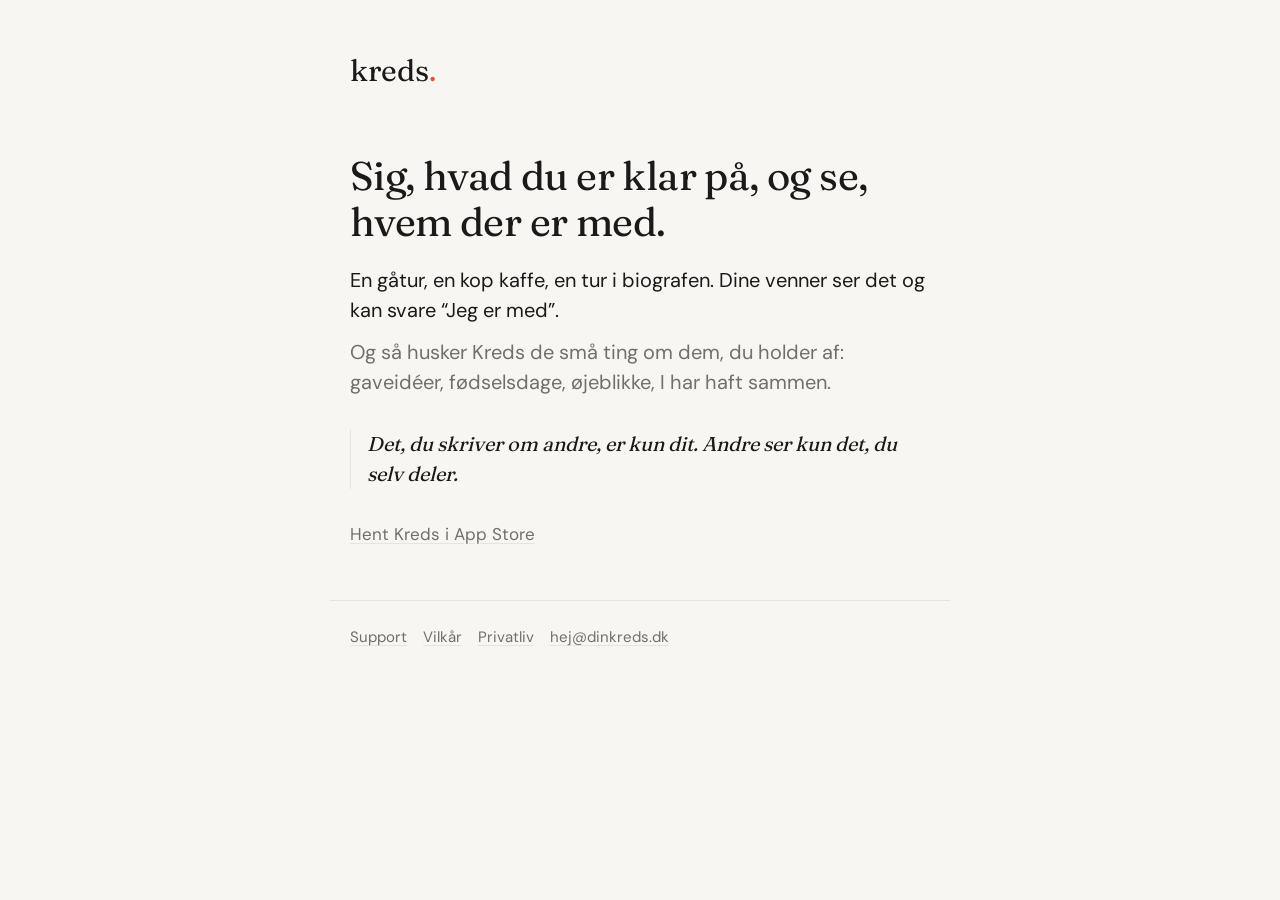
<file: index.html>
<!doctype html>
<html lang="da">
<head>
  <meta charset="utf-8">
  <meta name="viewport" content="width=device-width, initial-scale=1">
  <title>Kreds</title>
  <meta name="description" content="Sig, hvad du er klar på, og se, hvem der er med.">
  <link rel="stylesheet" href="style.css">
</head>
<body>
  <main>
    <header><a class="mark" href="./">kreds<span>.</span></a></header>

    <h1>Sig, hvad du er klar på, og se, hvem der er med.</h1>
    <p class="lead">En gåtur, en kop kaffe, en tur i biografen. Dine venner ser det og kan svare
      &ldquo;Jeg er med&rdquo;.</p>
    <p class="lead quiet">Og så husker Kreds de små ting om dem, du holder af: gaveidéer, fødselsdage,
      øjeblikke, I har haft sammen.</p>

    <p class="quote">Det, du skriver om andre, er kun dit. Andre ser kun det, du selv deler.</p>

    <p class="quiet"><a href="https://apps.apple.com/dk/app/id6834604253">Hent Kreds i App Store</a></p>
  </main>
  <footer>
    <a href="support/">Support</a><a href="vilkaar/">Vilkår</a><a href="privatliv/">Privatliv</a><a href="mailto:hej@dinkreds.dk">hej@dinkreds.dk</a>
  </footer>
</body>
</html>
</file>
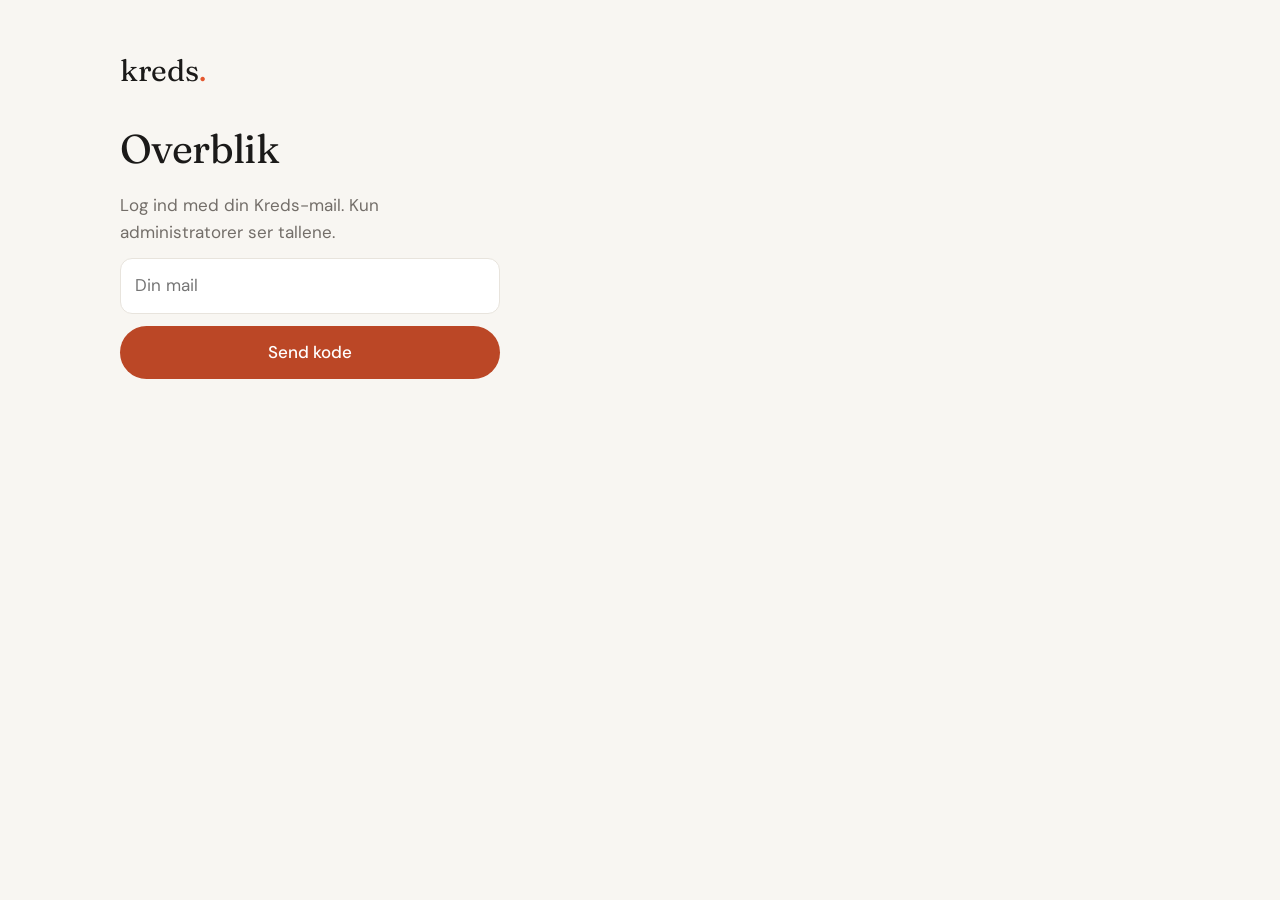
<file: admin/index.html>
<!doctype html>
<html lang="da">
<head>
  <meta charset="utf-8">
  <meta name="viewport" content="width=device-width, initial-scale=1">
  <meta name="robots" content="noindex, nofollow">
  <title>Overblik · Kreds</title>
  <link rel="stylesheet" href="../style.css">
  <style>
    /* The admin page: numbers only, from admin_stats() (supabase/migrations/0026). Nothing here is secret; the
       database answers only admins. No libraries: plain fetch to Supabase, charts drawn as SVG. */
    main { max-width: 1080px; }
    header { margin-bottom: 40px; display: flex; align-items: baseline; justify-content: space-between; gap: 16px; }
    .who { font-size: 14px; color: var(--text-2); }
    .who button { margin-left: 12px; }
    button, input { font: inherit; }
    input { width: 100%; padding: 13px 14px; border: 1px solid var(--line); border-radius: 12px; background: var(--card); color: var(--text); font-size: 17px; }
    button.primary { width: 100%; margin-top: 12px; padding: 13px 18px; border: 0; border-radius: 999px; background: var(--accent); color: #fff; font-weight: 500; cursor: pointer; }
    button.link { border: 0; background: none; color: var(--text-2); text-decoration: underline; text-underline-offset: 3px; cursor: pointer; padding: 0; font-size: 14px; }
    .login { max-width: 380px; }
    .error { color: var(--accent); font-size: 15px; min-height: 24px; margin-top: 10px; }
    .note { font-size: 14px; color: var(--text-2); }

    .tiles { display: grid; grid-template-columns: repeat(auto-fill, minmax(160px, 1fr)); gap: 12px; margin: 8px 0 8px; }
    .tile { background: var(--card); border: 1px solid var(--line); border-radius: 16px; padding: 14px 16px; }
    .tile .k { font-size: 13px; color: var(--text-2); }
    .tile .v { font: 400 32px/1.15 'Fraunces', Georgia, serif; margin-top: 4px; }
    .tile .s { font-size: 13px; color: var(--text-2); margin-top: 2px; }
    .tile.hero { grid-column: span 2; }
    .tile.hero .v { font-size: 44px; }

    .grid { display: grid; grid-template-columns: repeat(auto-fill, minmax(300px, 1fr)); gap: 12px; }
    .card { background: var(--card); border: 1px solid var(--line); border-radius: 16px; padding: 16px 16px 10px; }
    .card h3 { margin: 0; font-size: 15px; }
    .card .sub { font-size: 13px; color: var(--text-2); margin: 2px 0 8px; }
    .card.wide { grid-column: 1 / -1; }
    .tile, .card, .grid > * { min-width: 0; }
    svg { display: block; max-width: 100%; height: auto; overflow: visible; }
    svg text { font: 400 11px 'DM Sans', system-ui, sans-serif; fill: var(--text-2); }
    .bar { fill: var(--accent); }
    .bar.soft { fill: color-mix(in srgb, var(--accent) 32%, var(--card)); }
    .hit { fill: transparent; cursor: default; }
    .hit:hover + .bar, .bar:hover { opacity: 0.8; }
    .axis { stroke: var(--line); stroke-width: 1; }
    .legend { display: flex; gap: 16px; font-size: 13px; color: var(--text-2); margin: 0 0 6px; }
    .legend i { display: inline-block; width: 10px; height: 10px; border-radius: 3px; margin-right: 6px; vertical-align: -1px; background: var(--accent); }
    .legend i.soft { background: color-mix(in srgb, var(--accent) 32%, var(--card)); }

    .funnel { width: 100%; border-collapse: collapse; }
    .funnel td { border: 0; padding: 6px 8px 6px 0; vertical-align: middle; font-size: 14px; }
    .funnel .name { width: 34%; }
    .funnel .track { position: relative; height: 26px; }
    .funnel .ever, .funnel .week { position: absolute; left: 0; top: 0; height: 12px; border-radius: 0 4px 4px 0; }
    .funnel .ever { background: color-mix(in srgb, var(--accent) 32%, var(--card)); top: 14px; }
    .funnel .week { background: var(--accent); }
    .funnel .num { width: 22%; text-align: right; color: var(--text-2); white-space: nowrap; }

    .heat td, .heat th { text-align: center; padding: 8px 4px; font-size: 13px; border-bottom: 0; }
    .heat td.c { border-radius: 6px; border: 2px solid var(--card); }
    .heat th { color: var(--text-2); font-weight: 500; }
    .heat td:first-child, .heat th:first-child { text-align: left; color: var(--text-2); }

    #tip { position: fixed; pointer-events: none; background: var(--text); color: var(--bg); font-size: 13px; padding: 6px 9px; border-radius: 8px; opacity: 0; transition: opacity .1s; white-space: nowrap; z-index: 5; }
    .hidden { display: none; }
    .err { border-top: 1px solid var(--line); padding: 10px 0; margin: 0; }
    .err:first-child { border-top: 0; }
    .err summary { list-style: none; cursor: pointer; display: flex; flex-direction: column; gap: 2px; color: var(--text); font-size: 15px; }
    .err summary::-webkit-details-marker { display: none; }
    .err .meta { font-size: 13px; color: var(--text-2); }
    .err .fatal { color: var(--accent); font-weight: 500; }
    .err pre { white-space: pre-wrap; font-size: 12px; color: var(--text-2); margin: 8px 0 0; }
    details { margin-top: 12px; }
    summary { cursor: pointer; color: var(--text-2); font-size: 14px; }
    /* Tabs: Overblik · Kilder. */
    .tabs { display: flex; gap: 6px; margin: 4px 0 8px; }
    .tabs button { border: 1px solid var(--line); background: var(--card); color: var(--text); border-radius: 999px; padding: 7px 16px; font-size: 15px; cursor: pointer; }
    .tabs button[aria-selected="true"] { background: var(--text); color: var(--bg); border-color: var(--text); }
    /* Steder: one card per place, with its status and actions. */
    .bar-row { display: flex; flex-wrap: wrap; gap: 8px; align-items: center; margin: 4px 0 12px; }
    .bar-row input { width: auto; flex: 1; min-width: 180px; padding: 9px 12px; font-size: 15px; }
    .chip { border: 1px solid var(--line); background: var(--card); color: var(--text); border-radius: 999px; padding: 6px 13px; font-size: 14px; cursor: pointer; }
    .chip[aria-pressed="true"] { background: var(--text); color: var(--bg); border-color: var(--text); }
    .pl .head { display: flex; align-items: baseline; justify-content: space-between; gap: 8px; }
    .pl .meta { font-size: 13px; color: var(--text-2); margin: 2px 0 8px; overflow-wrap: anywhere; }
    .pl .desc { font-size: 14px; margin: 0 0 8px; }
    .pl .actions { display: flex; flex-wrap: wrap; gap: 8px; margin: 10px 0 6px; }
    .pl .actions button, .pl form button { border: 1px solid var(--line); background: var(--card); color: var(--text); border-radius: 999px; padding: 6px 13px; font-size: 14px; cursor: pointer; }
    .pl .actions button.go { background: var(--accent); border-color: var(--accent); color: #fff; }
    .pl form { display: grid; gap: 8px; margin: 8px 0; }
    .pl form input, .pl form textarea { font-size: 15px; padding: 9px 12px; border: 1px solid var(--line); border-radius: 10px; background: var(--bg); color: var(--text); font: inherit; }
    .pl .staff { display: flex; flex-wrap: wrap; gap: 6px; align-items: center; font-size: 13px; margin-top: 6px; }
    .pl .staff span { background: var(--bg); border: 1px solid var(--line); border-radius: 999px; padding: 3px 4px 3px 10px; }
    .pl .staff span button { border: 0; background: none; color: var(--text-2); cursor: pointer; font-size: 14px; padding: 0 6px; }
    .pl .msg { font-size: 13px; color: var(--accent); min-height: 0; }
    .pl .msg.ok { color: var(--text-2); }
    .status { font-size: 12px; font-weight: 500; padding: 2px 9px; border-radius: 999px; white-space: nowrap; }
    .status.approved { background: color-mix(in srgb, #3f8f5a 18%, var(--card)); color: #2f7a48; }
    .status.pending { background: color-mix(in srgb, #c9962b 22%, var(--card)); color: #8a6414; }
    .status.suspended { background: color-mix(in srgb, var(--text) 10%, var(--card)); color: var(--text-2); }
    /* Steder: the flow on top, a list on the left and the chosen one on the right (below its row on a phone). */
    #plFilters { display: grid; gap: 10px; margin: 6px 0 14px; }
    #places2 { display: block; }
    .flow, .doors { display: flex; flex-wrap: wrap; gap: 2px 4px; align-items: center; }
    .stage { border: 0; background: none; color: var(--text-2); font: inherit; font-size: 15px; padding: 8px 13px; border-radius: 999px; cursor: pointer; transition: background-color .15s ease-out, color .15s ease-out; }
    .stage b { color: var(--text); font-weight: 600; font-variant-numeric: tabular-nums; margin-right: 3px; }
    .stage .arrow { color: color-mix(in srgb, var(--text-2) 55%, transparent); margin-right: 12px; }
    .stage:hover:not([aria-pressed="true"]) { background: color-mix(in srgb, var(--text) 6%, transparent); color: var(--text); }
    .stage[aria-pressed="true"] { background: var(--text); color: var(--bg); }
    .stage[aria-pressed="true"] b, .stage[aria-pressed="true"] .arrow { color: var(--bg); }
    .stage.small { font-size: 13px; padding: 5px 11px; }
    .tools { display: flex; gap: 8px; }
    .tools input { flex: 1; min-width: 0; font: inherit; font-size: 15px; padding: 9px 13px; border: 1px solid var(--line); border-radius: 999px; background: var(--card); color: var(--text); }
    .help { margin: 0; font-size: 14px; color: var(--text-2); max-width: 75ch; }
    .pl-split { display: grid; grid-template-columns: minmax(0, 1fr); gap: 16px; align-items: start; }
    .pl-list { background: var(--card); border: 1px solid var(--line); border-radius: 16px; overflow: hidden; }
    .row { display: grid; grid-template-columns: minmax(150px, 1fr) minmax(0, 1.8fr) auto; gap: 14px; align-items: center; padding: 11px 16px; border-top: 1px solid var(--line); cursor: pointer; outline: none; transition: background-color .15s ease-out; }
    .row:first-child { border-top: 0; }
    .row:hover { background: color-mix(in srgb, var(--text) 3%, var(--card)); }
    .row.on { background: color-mix(in srgb, var(--accent) 8%, var(--card)); }
    .row:focus-visible { box-shadow: inset 0 0 0 2px var(--accent); }
    .row .nm { min-width: 0; }
    .row .nm b { display: block; color: var(--text); font-weight: 600; font-size: 15px; overflow: hidden; text-overflow: ellipsis; white-space: nowrap; }
    .row .nm small { display: block; color: var(--text-2); font-size: 12px; margin-top: 1px; }
    .row .mid { min-width: 0; display: flex; gap: 8px; align-items: center; font-size: 13px; color: var(--text-2); }
    .row .why { min-width: 0; overflow: hidden; text-overflow: ellipsis; white-space: nowrap; }
    .row .end { display: flex; gap: 12px; align-items: center; justify-content: flex-end; }
    .num { font-variant-numeric: tabular-nums; font-size: 13px; color: var(--text-2); white-space: nowrap; }
    .prop { font-size: 12px; color: var(--accent); white-space: nowrap; }
    .lack { color: var(--accent); font-size: 13px; white-space: nowrap; }
    .tag { font-size: 12px; color: var(--text-2); }
    .seg { display: inline-flex; border: 1px solid var(--line); border-radius: 999px; overflow: hidden; background: var(--card); flex: none; }
    .seg button { border: 0; background: none; color: var(--text); padding: 5px 12px; font: inherit; font-size: 13px; cursor: pointer; transition: background-color .15s ease-out; }
    .seg button + button { border-left: 1px solid var(--line); }
    .seg button:hover:not([aria-pressed="true"]) { background: color-mix(in srgb, var(--text) 6%, var(--card)); }
    .seg button[aria-pressed="true"] { background: var(--text); color: var(--bg); }
    .pl-split button.go, .pl-new button.go { border: 1px solid transparent; border-radius: 999px; padding: 6px 14px; font: inherit; font-size: 14px; cursor: pointer; white-space: nowrap; }
    /* The main buttons: the accent deepened so white text reads (light), or the accent with dark text (dark). */
    button.primary, .pl .actions button.go, .pl-split button.go, .pl-new button.go { background: color-mix(in srgb, var(--accent) 82%, #000); border-color: transparent; color: #fff; }
    @media (prefers-color-scheme: dark) {
      button.primary, .pl .actions button.go, .pl-split button.go, .pl-new button.go { background: var(--accent); color: #1c1411; }
    }
    .row-actions button:not(.go), form.fill button, form.edit button:not(.go) { border: 1px solid var(--line); background: var(--card); color: var(--text); border-radius: 999px; padding: 6px 13px; font: inherit; font-size: 14px; cursor: pointer; white-space: nowrap; }
    .pl-split button[disabled] { opacity: .55; cursor: default; }
    .pl-detail { background: var(--card); border: 1px solid var(--line); border-radius: 16px; padding: 18px 20px; }
    .pl-detail.pane { position: sticky; top: 16px; max-height: calc(100vh - 32px); overflow: auto; }
    .pl-detail.inline { border: 0; border-top: 1px solid var(--line); border-radius: 0; background: color-mix(in srgb, var(--accent) 4%, var(--card)); cursor: auto; }
    .d-head { display: flex; justify-content: space-between; align-items: baseline; gap: 10px; }
    .pl-detail h3 { font-size: 19px; margin: 0; }
    .pl-detail h4 { font-size: 13px; color: var(--text-2); font-weight: 500; margin: 20px 0 6px; }
    .pl-detail .lead { font-size: 15px; margin: 8px 0; max-width: 60ch; }
    .pl-detail .meta { font-size: 13px; color: var(--text-2); margin: 4px 0; overflow-wrap: anywhere; }
    .pl-detail .kv { margin: 12px 0; }
    .drafts { list-style: none; margin: 4px 0 12px; padding: 0; font-size: 14px; display: grid; grid-template-columns: max-content minmax(0, 1fr) auto; column-gap: 14px; }
    .drafts li { grid-column: 1 / -1; display: grid; grid-template-columns: subgrid; padding: 7px 0; border-top: 1px solid var(--line); align-items: baseline; }
    .drafts .d-what a { color: inherit; text-decoration: none; }
    .drafts .d-what a:hover { text-decoration: underline; }
    .drafts li:first-child { border-top: 0; }
    .drafts .d-when { color: var(--text-2); font-variant-numeric: tabular-nums; white-space: nowrap; }
    .drafts .d-what { overflow-wrap: anywhere; }
    .drafts .d-what small { display: block; color: var(--text-2); font-size: 12px; }
    .drafts .d-st { font-size: 12px; color: var(--text-2); white-space: nowrap; }
    .drafts li.done .d-what { color: var(--text-2); }
    .decide { display: flex; align-items: center; gap: 12px; margin: 14px 0; font-size: 14px; color: var(--text-2); }
    .row-actions { display: flex; flex-wrap: wrap; gap: 8px; margin: 10px 0; }
    form.fill { display: flex; gap: 8px; align-items: end; margin: 10px 0; }
    form.edit { display: grid; gap: 10px; margin: 14px 0; }
    .fld { display: grid; gap: 4px; flex: 1; min-width: 0; }
    .fld span { font-size: 12px; color: var(--text-2); }
    .fld input, .fld textarea { font: inherit; font-size: 15px; padding: 8px 11px; border: 1px solid var(--line); border-radius: 10px; background: var(--bg); color: var(--text); width: 100%; box-sizing: border-box; }
    .fld input:focus, .fld textarea:focus, .tools input:focus { outline: 2px solid color-mix(in srgb, var(--accent) 60%, transparent); outline-offset: 1px; }
    .check { display: flex; gap: 8px; align-items: center; font-size: 14px; margin: 12px 0; cursor: pointer; }
    .check input { width: auto; accent-color: var(--accent); }
    .pl-detail .staff { display: flex; flex-wrap: wrap; gap: 6px; align-items: center; font-size: 13px; }
    .pl-detail .staff span { background: var(--bg); border: 1px solid var(--line); border-radius: 999px; padding: 3px 4px 3px 10px; }
    .pl-detail .staff span button { border: 0; background: none; color: var(--text-2); cursor: pointer; font-size: 14px; padding: 0 6px; }
    .pl-detail .msg { font-size: 13px; color: var(--accent); margin: 10px 0 0; }
    .pl-detail .msg:empty { display: none; }
    .pl-detail .msg.ok { color: var(--text-2); }
    .pl-detail .foot { font-size: 13px; color: var(--text-2); margin: 14px 0 0; }
    .pl-list .empty { padding: 20px; margin: 0; }
    .pl-new { background: var(--card); border: 1px solid var(--line); border-radius: 16px; padding: 18px 20px; margin-bottom: 14px; max-width: 640px; }
    .pl-new h3 { margin: 0; font-size: 17px; }
    @media (min-width: 980px) {
      .pl-split { grid-template-columns: minmax(0, 1.35fr) minmax(340px, 1fr); }
      .pl-detail.inline { display: none; }
    }
    @media (max-width: 979px) { .pl-detail.pane { display: none; } }
    @media (max-width: 640px) {
      .row { grid-template-columns: 1fr; gap: 6px; }
      .row .end { justify-content: flex-start; flex-wrap: wrap; }
      .row .why { white-space: normal; }
      .stage .arrow { display: none; }
    }
    .status.cand { background: color-mix(in srgb, var(--accent) 14%, var(--card)); color: var(--accent); }
    .pl .actions button[disabled], .pl button.link[disabled] { opacity: .5; cursor: default; }
    .pl .bar-row { margin: 4px 0 6px; }
    /* A source: its grade, then one line per measure. */
    .src h3 { display: flex; align-items: center; gap: 8px; }
    .src .url { font-size: 13px; color: var(--text-2); overflow-wrap: anywhere; margin: 2px 0 10px; }
    .src .url a { color: inherit; }
    .grade { font-size: 12px; font-weight: 500; padding: 2px 9px; border-radius: 999px; }
    .grade.g { background: color-mix(in srgb, #3f8f5a 18%, var(--card)); color: #2f7a48; }
    .grade.y { background: color-mix(in srgb, #c9962b 22%, var(--card)); color: #8a6414; }
    .grade.r { background: color-mix(in srgb, var(--accent) 20%, var(--card)); color: var(--accent); }
    .why { font-size: 13px; color: var(--text-2); margin: -4px 0 8px; }
    .kv { display: grid; grid-template-columns: 9.5em 1fr; gap: 6px 12px; margin: 0 0 8px; font-size: 14px; }
    .kv dt { color: var(--text-2); }
    .kv dd { margin: 0; min-width: 0; overflow-wrap: anywhere; }
    @media (max-width: 480px) { .kv { grid-template-columns: 1fr; gap: 0 0; } .kv dd { margin-bottom: 6px; } }
    @media (max-width: 480px) { .tile.hero { grid-column: span 1; } .grid { grid-template-columns: 1fr; } }
  </style>
</head>
<body>
  <main>
    <header>
      <a class="mark" href="../">kreds<span>.</span></a>
      <span class="who hidden" id="who"><span id="whoMail"></span><button class="link" id="logout">Log ud</button></span>
    </header>

    <!-- Sign in: a code by mail, as in the app. Only existing Kreds accounts; the numbers only for admins. -->
    <section class="login hidden" id="login">
      <h1>Overblik</h1>
      <p class="quiet">Log ind med din Kreds-mail. Kun administratorer ser tallene.</p>
      <form id="mailForm">
        <input type="email" id="mail" placeholder="Din mail" autocomplete="email" required>
        <button class="primary" type="submit">Send kode</button>
      </form>
      <form id="codeForm" class="hidden">
        <p class="note" id="sentTo"></p>
        <input id="code" inputmode="numeric" autocomplete="one-time-code" placeholder="Koden fra mailen" required>
        <button class="primary" type="submit">Log ind</button>
        <p><button class="link" type="button" id="again">Brug en anden mail</button></p>
      </form>
      <!-- kreds-dev only: its test accounts have passwords, and its built-in mail can't send codes. -->
      <form id="pwForm" class="hidden" style="margin-top:28px">
        <p class="note">kreds-dev: log ind med en testkonto og adgangskode.</p>
        <input type="email" id="pwMail" placeholder="anna@kreds.test" autocomplete="username">
        <input type="password" id="pw" placeholder="Adgangskode" autocomplete="current-password" style="margin-top:8px">
        <button class="primary" type="submit">Log ind</button>
      </form>
      <div class="error" id="loginError"></div>
    </section>

    <section class="hidden" id="board">
      <h1>Overblik</h1>
      <p class="quiet" id="stamp"></p>
      <nav class="tabs" role="tablist">
        <button role="tab" id="tabBtnStats" aria-selected="true" data-tab="stats">Overblik</button>
        <button role="tab" id="tabBtnSources" aria-selected="false" data-tab="sources">Kilder</button>
        <button role="tab" id="tabBtnPlaces" aria-selected="false" data-tab="places">Steder</button>
      </nav>

      <div id="tabPlaces" class="hidden">

        <div class="bar-row" id="plFilters"></div>
        <div class="grid" id="places2"></div>
      </div>

      <div id="tabSources" class="hidden">
        <p class="quiet">Siderne Kreds læser for steders program (<code>docs/auto-import.md</code>). Tallene er fra hver gang importen kører.</p>
        <div class="tiles" id="srcTiles"></div>
        <div class="card wide" style="margin-bottom:12px"><h3>Tokens pr. dag</h3><p class="sub">Alle kilder · seneste 30 dage</p>
          <div class="legend"><span><i></i>Ind (sidernes tekst)</span><span><i class="soft"></i>Ud (svarene)</span></div>
          <div id="srcTotal"></div></div>
        <div class="grid" id="sources"></div>
        <details><summary>Sådan bedømmes en kilde</summary>
          <p class="note"><b>Rød</b>: kan ikke hentes 3 kørsler i træk, ingen fuld kørsel endnu, eller under 50 % af eventsene er de samme fra kørsel til kørsel.
          <b>Gul</b>: fejlede sidst, under 80 % stabil, under 70 % har klokkeslæt, eller under 80 % af titlerne står ordret på siden.
          <b>Grøn</b>: ellers. Stabil = andelen af events, der er de samme som i kørslen før (snit af de seneste 5).</p>
        </details>
      </div>

      <div id="tabStats">
      <h2>Lige nu</h2>
      <div class="tiles" id="tiles"></div>

      <h2>Hver dag</h2>
      <div class="grid">
        <div class="card wide"><h3>Aktive brugere</h3><p class="sub" id="activeSub">Har åbnet Kreds den dag · seneste 90 dage</p><div id="dActive"></div></div>
        <div class="card"><h3>Nye brugere</h3><p class="sub">Seneste 90 dage</p><div id="dNew"></div></div>
        <div class="card"><h3>Klar på oprettet</h3><p class="sub">Seneste 90 dage</p><div id="dKlar"></div></div>
        <div class="card"><h3>"Jeg er med"</h3><p class="sub">Svar på venners Klar på · seneste 90 dage</p><div id="dResp"></div></div>
      </div>

      <h2>Hver uge</h2>
      <div class="grid" id="weekly"></div>

      <h2>De første skridt</h2>
      <div class="grid">
        <div class="card wide">
          <h3>Hvor langt kommer nye brugere?</h3>
          <p class="sub" id="funnelSub"></p>
          <div class="legend"><span><i></i>Inden for første uge</span><span><i class="soft"></i>Nogensinde</span></div>
          <table class="funnel" id="funnel"></table>
        </div>
        <div class="card wide">
          <h3>Kommer de igen?</h3>
          <p class="sub">Andel af ugens nye brugere, der åbnede Kreds 1, 2, 3 og 4 uger senere</p>
          <table class="heat" id="cohorts"></table>
        </div>
      </div>

      <h2>Spredning</h2>
      <div class="grid">
        <div class="card"><h3>Personer i deres Kreds</h3><p class="sub">Antal brugere</p><div id="sPeople"></div></div>
        <div class="card"><h3>Forbindelser</h3><p class="sub">Antal brugere</p><div id="sConn"></div></div>
        <div class="card"><h3>Dage med Kreds</h3><p class="sub">Seneste 30 dage · antal brugere</p><div id="sDays"></div></div>
      </div>

      <h2>Steder</h2>
      <div class="card wide"><table id="places"></table></div>

      <h2>Fejl i appen</h2>
      <div class="card wide">
        <p class="sub" id="errorsSub">Seneste 30 dage. Samme fejl samlet. Tryk på en fejl for at se, hvor i koden den skete.</p>
        <div id="errors"></div>
        <p class="note">Når appen lukker helt ned (et crash), står det i App Store Connect under TestFlight → Crashes.</p>
      </div>

      <h2>Administratorer</h2>
      <div class="card wide"><table id="admins"></table>
        <p class="note">Tilføjes og fjernes med <code>node scripts/place.mjs admin add|remove &lt;mail&gt; --pilot</code>.</p></div>

      <h2>Alle tal</h2>
      <div class="card wide"><table id="totals"></table></div>
      <details><summary>Rå data (JSON)</summary><pre id="raw" style="white-space:pre-wrap;font-size:12px"></pre></details>
      </div>
    </section>
  </main>
  <div id="tip"></div>

  <script>
  // The pilot by default; ?db=dev for kreds-dev. Both keys are public (they are in the app).
  const DBS = {
    pilot: { url: 'https://pwlozuebxpeztsknzwro.supabase.co', key: 'sb_publishable_0p7rD57QGNgYvp0zWsM2AQ_ScCx9JBz' },
    dev: { url: 'https://fjevnepdomxyaxhqwadk.supabase.co', key: 'sb_publishable_mfnY3wVHqB4h8CWqyuUhUg_KLTFZb9J' },
  };
  const which = new URLSearchParams(location.search).get('db') === 'dev' ? 'dev' : 'pilot';
  const DB = DBS[which];
  const STORE = 'kreds-admin-' + which;
  const $ = (id) => document.getElementById(id);
  const nf = new Intl.NumberFormat('da-DK');
  const n = (v) => nf.format(v ?? 0);
  const pct = (a, b) => (b ? Math.round((100 * a) / b) + ' %' : '–');

  // ---- Session (kept in this browser only) ----
  const load = () => { try { return JSON.parse(localStorage.getItem(STORE)); } catch { return null; } };
  const save = (s) => { try { s ? localStorage.setItem(STORE, JSON.stringify(s)) : localStorage.removeItem(STORE); } catch {} };
  const keep = (d) => save({ access_token: d.access_token, refresh_token: d.refresh_token,
    expires_at: Date.now() + (d.expires_in ?? 3600) * 1000, email: d.user?.email });

  async function auth(path, body) {
    const r = await fetch(DB.url + '/auth/v1/' + path, { method: 'POST',
      headers: { apikey: DB.key, 'Content-Type': 'application/json' }, body: JSON.stringify(body) });
    const d = await r.json().catch(() => ({}));
    if (!r.ok) throw new Error(d.msg || d.error_description || d.message || 'Det lykkedes ikke.');
    return d;
  }
  async function token() {
    const s = load();
    if (!s) return null;
    if (Date.now() < s.expires_at - 60000) return s.access_token;
    try { const d = await auth('token?grant_type=refresh_token', { refresh_token: s.refresh_token }); keep(d); return d.access_token; }
    catch { save(null); return null; }
  }

  // ---- Sign in ----
  let mail = '';
  $('mailForm').onsubmit = async (e) => {
    e.preventDefault(); $('loginError').textContent = '';
    mail = $('mail').value.trim();
    try {
      await auth('otp', { email: mail, create_user: false });
      $('mailForm').classList.add('hidden'); $('codeForm').classList.remove('hidden');
      $('sentTo').textContent = 'Vi har sendt en kode til ' + mail + '.'; $('code').focus();
    } catch (err) { $('loginError').textContent = 'Kunne ikke sende en kode. Har mailen en Kreds-konto?'; }
  };
  $('codeForm').onsubmit = async (e) => {
    e.preventDefault(); $('loginError').textContent = '';
    try { keep(await auth('verify', { type: 'email', email: mail, token: $('code').value.trim() })); start(); }
    catch { $('loginError').textContent = 'Koden passer ikke, eller den er for gammel.'; }
  };
  if (which === 'dev') $('pwForm').classList.remove('hidden');
  $('pwForm').onsubmit = async (e) => {
    e.preventDefault(); $('loginError').textContent = '';
    try { keep(await auth('token?grant_type=password', { email: $('pwMail').value.trim(), password: $('pw').value })); start(); }
    catch { $('loginError').textContent = 'Mail eller adgangskode passer ikke.'; }
  };
  $('again').onclick = () => { $('codeForm').classList.add('hidden'); $('mailForm').classList.remove('hidden'); };
  $('logout').onclick = () => { save(null); location.reload(); };

  async function start() {
    const t = await token();
    if (!t) { show('login'); return; }
    const r = await fetch(DB.url + '/rest/v1/rpc/admin_stats', { method: 'POST',
      headers: { apikey: DB.key, Authorization: 'Bearer ' + t, 'Content-Type': 'application/json' }, body: '{}' });
    const d = await r.json().catch(() => ({}));
    if (!r.ok) {
      save(null); show('login');
      $('loginError').textContent = d.message === 'not_admin' ? 'Den konto har ikke adgang til tallene.' : 'Tallene kunne ikke hentes.';
      return;
    }
    $('whoMail').textContent = (load()?.email ?? '') + (which === 'dev' ? ' · kreds-dev' : '');
    $('who').classList.remove('hidden');
    show('board'); draw(d);
    if (!$('tabPlaces').classList.contains('hidden')) loadPlaces(); // opened on #steder before signing in
    // What went wrong in the app (0033).
    fetch(DB.url + '/rest/v1/rpc/admin_errors', { method: 'POST',
      headers: { apikey: DB.key, Authorization: 'Bearer ' + t, 'Content-Type': 'application/json' }, body: '{"p_days":30}' })
      .then((r) => (r.ok ? r.json() : [])).then((rows) => {
        const when = (s) => new Date(s).toLocaleString('da-DK', { day: 'numeric', month: 'short', hour: '2-digit', minute: '2-digit' });
        $('errors').innerHTML = rows.length ? rows.map((e) => `<details class="err"><summary>
            <span class="msg">${e.fatal ? '<b class="fatal">Lukkede appen</b> ' : ''}${esc(e.message)}</span>
            <span class="meta">${n(e.times)} gange · ${n(e.people)} ${e.people === 1 ? 'person' : 'personer'} · sidst ${when(e.last_at)}${e.screen ? ' · ' + esc(e.screen) : ''}${e.builds?.length ? ' · ' + esc(e.builds.join(', ')) : ''}</span>
          </summary><pre>${esc(e.stack ?? 'Ingen stak')}</pre></details>`).join('')
          : '<p class="quiet">Ingen fejl de seneste 30 dage.</p>';
      }).catch(() => {});
    // The importer's sources and how good they are (0059).
    fetch(DB.url + '/rest/v1/rpc/admin_import', { method: 'POST',
      headers: { apikey: DB.key, Authorization: 'Bearer ' + t, 'Content-Type': 'application/json' }, body: '{}' })
      .then((r) => (r.ok ? r.json() : [])).then(drawSources).catch(() => drawSources([]));
    // Who else can see this.
    fetch(DB.url + '/rest/v1/rpc/admin_list', { method: 'POST',
      headers: { apikey: DB.key, Authorization: 'Bearer ' + t, 'Content-Type': 'application/json' }, body: '{}' })
      .then((r) => (r.ok ? r.json() : [])).then((rows) => {
        $('admins').innerHTML = '<tr><th>Mail</th><th>Admin siden</th></tr>' + rows.map((a) =>
          `<tr><td>${esc(a.email)}</td><td>${new Date(a.since).toLocaleDateString('da-DK', { day: 'numeric', month: 'long', year: 'numeric' })}</td></tr>`).join('');
      }).catch(() => {});
  }
  // ---- Tabs (remembered in the address: #kilder) ----
  const HASH = { sources: '#kilder', places: '#steder' };
  function tab(name) {
    $('tabStats').classList.toggle('hidden', name !== 'stats');
    $('tabSources').classList.toggle('hidden', name !== 'sources');
    $('tabPlaces').classList.toggle('hidden', name !== 'places');
    $('tabBtnStats').setAttribute('aria-selected', name === 'stats');
    $('tabBtnSources').setAttribute('aria-selected', name === 'sources');
    $('tabBtnPlaces').setAttribute('aria-selected', name === 'places');
    history.replaceState(null, '', location.search + (HASH[name] ?? ''));
    if (name === 'places') loadPlaces();
    if (name === 'stats' && last) draw(last); // charts are drawn at the card's width, which was 0 while hidden
    if (name === 'sources' && lastSources) drawSources(lastSources);
  }
  document.querySelectorAll('.tabs button').forEach((b) => (b.onclick = () => tab(b.dataset.tab)));

  // ---- Kilder ----
  // Green, yellow or red, with the reasons: see "Sådan bedømmes en kilde" on the page.
  function grade(s) {
    const f = s.last_full, red = [], yellow = [];
    if (s.fail_streak >= 3) red.push(`fejlet ${s.fail_streak} gange i træk`);
    else if (s.fail_streak > 0) yellow.push('fejlede sidst');
    if (!f) red.push('ingen fuld kørsel endnu');
    if (s.stability !== null && s.stability < 0.5) red.push(`ustabil: ${pct(s.stability, 1)}`);
    else if (s.stability !== null && s.stability < 0.8) yellow.push(`ustabil: ${pct(s.stability, 1)}`);
    if (f && f.events > 0 && f.with_time / f.events < 0.7) yellow.push(`kun ${pct(f.with_time, f.events)} har klokkeslæt`);
    if (f && f.events > 0 && f.titles / f.events < 0.8) yellow.push(`kun ${pct(f.titles, f.events)} af titlerne står på siden`);
    return red.length ? ['r', 'Rød', red] : yellow.length ? ['y', 'Gul', yellow] : ['g', 'Grøn', []];
  }
  const when = (x) => x ? new Date(x).toLocaleString('da-DK', { day: 'numeric', month: 'short', hour: '2-digit', minute: '2-digit' }) : '–';
  const day = (x) => x ? new Date(x).toLocaleDateString('da-DK', { day: 'numeric', month: 'short' }) : '–';
  const k = (v) => v >= 1e6 ? (v / 1e6).toLocaleString('da-DK', { maximumFractionDigits: 1 }) + ' mio.' : n(v);

  // Tokens per day as stacked columns: in (solid), out (light).
  const tokenBars = (daily) => (daily ?? []).map((x) => ({ label: dayLabel(x.day), value: x.input, soft: x.output,
    tip: `${dayLabel(x.day)}: ${n(x.input)} ind · ${n(x.output)} ud` }));
  let lastSources = null;
  function drawSources(rows) {
    lastSources = rows;
    if (!rows.length) {
      $('srcTiles').innerHTML = '';
      $('sources').innerHTML = '<div class="card wide"><p class="quiet">Ingen kilder endnu. Tilføjes med <code>node scripts/place.mjs source add &lt;sted&gt; &lt;url&gt;</code>.</p></div>';
      return;
    }
    // Only the pages being read get a card and a grade; one that was replaced (a new programside) is off and stays out
    // of sight. Tokens, runs and drafts still count every page: that is what was spent and found.
    const graded = rows.filter((s) => s.active).map((s) => ({ s, g: grade(s) })).sort((a, b) => 'ryg'.indexOf(a.g[0]) - 'ryg'.indexOf(b.g[0]));
    const sum = (f) => rows.reduce((t, s) => t + (f(s) ?? 0), 0);
    $('srcTiles').innerHTML = [
      tile('Kilder', n(rows.filter((s) => s.active).length), `${n(graded.filter((x) => x.g[0] === 'g').length)} grønne · ${n(graded.filter((x) => x.g[0] === 'y').length)} gule · ${n(graded.filter((x) => x.g[0] === 'r').length)} røde`),
      tile('Tokens · 30 dage', k(sum((s) => s.input_tokens_30d)), `ind · ${k(sum((s) => s.output_tokens_30d))} ud`),
      tile('Kørsler · 30 dage', n(sum((s) => s.runs_30d)), `${n(sum((s) => s.unchanged_30d))} sprunget over (siden uændret)`),
      tile('Udkast', n(sum((s) => s.open)), `åbne · ${n(sum((s) => s.posted))} lagt op · ${n(sum((s) => s.dismissed))} nej${sum((s) => s.over ?? 0) ? ` · ${n(sum((s) => s.over ?? 0))} overstået` : ''}`),
    ].join('');
    $('sources').innerHTML = graded.map(({ s, g }) => {
      const f = s.last_full ?? {};
      const of = (a) => f.events ? `${n(a)}/${n(f.events)}` : '–';
      const decided = s.posted + s.dismissed;
      return `<div class="card src">
        <h3>${esc(s.place)} <span class="grade ${g[0]}">${g[1]}</span></h3>
        <p class="url"><a href="${esc(s.url)}" target="_blank" rel="noopener">${esc(s.url)}</a></p>
        ${g[2].length ? `<p class="why">${esc(g[2].join(' · '))}</p>` : ''}
        <dl class="kv">
          <dt>Når vi frem</dt><dd>${s.fail_streak ? `Fejlet ${n(s.fail_streak)} gang${s.fail_streak > 1 ? 'e' : ''} i træk: ${esc(s.last_error ?? '')}` : 'Ja'} · sidst ${when(s.last_run_at)}</dd>
          <dt>Stabil</dt><dd>${s.stability === null ? '–' : pct(s.stability, 1)} <span class="quiet">af eventsene som i kørslen før</span></dd>
          <dt>Fundet på siden</dt><dd>titler ${of(f.titles)} · ${n(f.times_dropped)} tider og ${n(f.prices_dropped)} priser fjernet · ${n(f.dates_unseen)} datoer ikke set</dd>
          <dt>Har med</dt><dd>tid ${of(f.with_time)} · pris ${of(f.with_price)} · link ${of(f.with_link)}</dd>
          <dt>Rækker frem til</dt><dd>${day(f.last_day)} · ${n(f.events)} events</dd>
          <dt>Siden</dt><dd>${n(f.characters)} tegn (${n(f.sent_characters)} sendt) · ${n(f.detail_pages)} eventsider læst</dd>
          <dt>Tokens · 30 dage</dt><dd>${k(s.input_tokens_30d)} ind · ${k(s.output_tokens_30d)} ud · ${n(s.unchanged_30d)} af ${n(s.runs_30d)} kørsler sprunget over</dd>
          <dt>Personalet</dt><dd>${n(s.posted)} lagt op · ${n(s.dismissed)} nej · ${n(s.open)} åbne${s.over ? ` · ${n(s.over)} overstået` : ''}${decided >= 5 ? ` · ${pct(s.posted, decided)} lagt op` : ''}</dd>
        </dl>
        <p class="sub" style="margin-top:4px">Tokens pr. dag · 30 dage</p><div class="srcChart" data-i="${rows.indexOf(s)}"></div>
      </div>`;
    }).join('');
    // The total, day by day, and each source's own (drawn once the cards are in place, at their width).
    const days = rows[0].daily ?? [];
    bars($('srcTotal'), tokenBars(days.map((d, i) => ({ day: d.day,
      input: rows.reduce((t, s) => t + (s.daily?.[i]?.input ?? 0), 0), output: rows.reduce((t, s) => t + (s.daily?.[i]?.output ?? 0), 0) }))), { height: 170 });
    document.querySelectorAll('.srcChart').forEach((host) => bars(host, tokenBars(rows[+host.dataset.i].daily), { height: 90 }));
  }

  // ---- Steder ----
  // The register and the places in one flow (0065): a candidate is decided, completed (address, programme page), added
  // to Kreds (a light first look), approved and read in full, then looked after. A list on the left, the chosen
  // one on the right (below the row on a phone). Everything through admin_* functions that answer admins only; the
  // importer reads one place when asked. Keys while deciding: J / M / N, and ↑ ↓.
  async function rpc(name, body = {}) {
    const t = await token();
    const r = await fetch(DB.url + '/rest/v1/rpc/' + name, { method: 'POST',
      headers: { apikey: DB.key, Authorization: 'Bearer ' + t, 'Content-Type': 'application/json' }, body: JSON.stringify(body) });
    const d = await r.json().catch(() => null);
    if (!r.ok) throw new Error(d?.message || 'fejl');
    return d;
  }
  // The importer, for one place: what it found, in one line.
  async function readPlace(id, opts) {
    const t = await token();
    const r = await fetch(DB.url + '/functions/v1/import-places', { method: 'POST',
      headers: { apikey: DB.key, Authorization: 'Bearer ' + t, 'Content-Type': 'application/json' }, body: JSON.stringify({ place_id: id, ...opts }) });
    const d = await r.json().catch(() => null);
    if (!r.ok) throw new Error('read_failed');
    const x = d?.sources?.[0];
    if (!x) return 'Ingen side at læse.';
    if (x.error) return `Læsningen fejlede: ${x.error}`;
    if (x.unchanged) return `Siden er uændret siden sidst${x.auto_posted ? ` · ${x.auto_posted} lagt op` : ''}.`;
    return `${n(x.events)} events · ${n(x.with_time)} med tid · ${n(x.with_price)} med pris${x.auto_posted ? ` · ${n(x.auto_posted)} lagt op` : ''}.`;
  }
  const STATUS = { approved: 'Godkendt', pending: 'Afventer', suspended: 'På pause' };
  const DECISION = { ja: 'Ja', 'måske': 'Måske', nej: 'Nej' };
  const ERR = { not_paused: 'Sæt stedet på pause først.', no_such_user: 'Ingen Kreds-konto med den mail. De skal logge ind i appen én gang først.',
    not_admin: 'Din konto har ikke adgang.', no_such_place: 'Stedet findes ikke længere.', no_address: 'Skriv en adresse først.',
    already_in_kreds: 'Stedet er allerede i Kreds.', in_kreds: 'Stedet er i Kreds: sæt det på pause og slet det der.',
    bad_url: 'Det ligner ikke en adresse (https://…).', already_linked: 'Stedet har allerede en række i registret.',
    read_failed: 'Læsningen kunne ikke startes.' };
  // The flow, in order; then the side doors.
  const FLOW = [['decide', 'Til beslutning'], ['missing', 'Mangler noget'], ['ready', 'Klar til Kreds'], ['pending', 'Afventer'], ['live', 'I Kreds']];
  const SIDE = [['paused', 'På pause'], ['maybe', 'Måske'], ['no', 'Fravalgt'], ['all', 'Alle']];
  const HELP = {
    decide: 'Mine forslag fra listen. Er det et Kreds-sted? Tast J, M eller N; ↑ ↓ flytter.',
    missing: 'Sagt ja til, men uden adresse eller programside. Skriv det, der mangler.',
    ready: 'Ja, med adresse og programside. Tilføj dem til Kreds: de venter på godkendelse, og deres side får et første kig.',
    pending: 'I Kreds, men ikke godkendt: ingen ser dem endnu. Godkend og læs, når første kig ser rigtigt ud.',
    live: 'Godkendte steder, som brugerne ser. Hold øje med, hvordan de læses.',
    paused: 'Skjult for alle. Godkend igen, eller slet stedet.',
    maybe: 'Dem, du har sagt måske til.',
    no: 'Kreds vil ikke have dem, eller de er lukket.',
    all: 'Hele registret.',
  };
  let placeRows = null, stage = 'decide', placeQuery = '', selected = null, openEdit = null, openReg = null, adding = false;
  const placeMsg = {}, placeOk = {}, busy = {};
  // A place's drafts from today on (admin_place_drafts, 0068), fetched when its detail is shown, emptied on every reload.
  let draftsOf = {};
  function loadDrafts(id) {
    if (draftsOf[id]) return;
    draftsOf[id] = 'loading';
    rpc('admin_place_drafts', { p_place: id }).then((d) => { draftsOf[id] = d; }, () => { draftsOf[id] = 'failed'; }).then(drawPlaces);
  }
  const DRAFT_ST = { posted: 'lagt op', dismissed: 'nej' };
  function draftsHtml(id) {
    const d = draftsOf[id];
    if (!d || d === 'loading') return '<p class="meta">Henter udkast …</p>';
    if (d === 'failed') return '<p class="meta">Udkastene kunne ikke hentes.</p>';
    if (!d.length) return '<p class="meta">Ingen udkast fra i dag og frem.</p>';
    const day = (x) => new Date(x.day + 'T12:00').toLocaleDateString('da-DK', { weekday: 'short', day: 'numeric', month: 'short' });
    const time = (x) => x.starts_at ? new Date(x.starts_at).toLocaleTimeString('da-DK', { hour: '2-digit', minute: '2-digit', timeZone: 'Europe/Copenhagen' }) : '';
    return `<ul class="drafts">${d.map((x) => {
      const sub = [x.price, x.weekly ? 'hver uge' : '', x.sold_out ? 'udsolgt' : '', x.date_seen ? '' : 'dato ikke set på siden']
        .filter(Boolean).map(esc).join(' · ');
      return `<li class="${x.status === 'new' ? '' : 'done'}"><span class="d-when">${esc(day(x))}${x.starts_at ? ' ' + time(x) : ''}</span>
        <span class="d-what">${x.link ? link(x.link, x.text) : esc(x.text)}${sub ? `<small>${sub}</small>` : ''}</span><span class="d-st">${DRAFT_ST[x.status] ?? ''}</span></li>`;
    }).join('')}</ul>`;
  }
  const keyOf = (r) => r.id ?? 'p:' + r.place_id;
  const stageOf = (r) => {
    if (r.place) return { pending: 'pending', approved: 'live', suspended: 'paused' }[r.place.status] ?? 'live';
    if (r.decision === 'nej' || r.closed) return 'no';
    if (r.guess) return 'decide';
    if (r.decision === 'måske') return 'maybe';
    return r.address && r.program_url ? 'ready' : 'missing';
  };
  const slug = (s) => s.toLowerCase().replace(/æ/g, 'ae').replace(/ø/g, 'oe').replace(/å/g, 'aa').normalize('NFKD')
    .replace(/[\u0300-\u036f]/g, '').replace(/[^a-z0-9]+/g, '-').replace(/^-+|-+$/g, '').slice(0, 60) || 'sted';
  const freeId = (name) => { const base = slug(name); let id = base, i = 2; while ((placeRows ?? []).some((r) => r.id === id)) id = `${base}-${i++}`; return id; };
  async function pointOf(address) {
    try {
      const r = await fetch('https://nominatim.openstreetmap.org/search?' + new URLSearchParams({ q: address, format: 'jsonv2', limit: '1', countrycodes: 'dk' }));
      const [hit] = await r.json();
      return hit ? { lat: Number(hit.lat), lng: Number(hit.lon) } : null;
    } catch { return null; }
  }
  async function loadPlaces() {
    try {
      const [reg, places, sources] = await Promise.all([rpc('admin_register'), rpc('admin_places'), rpc('admin_import').catch(() => [])]);
      const byId = new Map(places.map((p) => [p.id, p]));
      draftsOf = {};
      placeRows = reg.map((r) => {
        const p = r.place_id ? byId.get(r.place_id) : null;
        const src = p ? (sources ?? []).filter((x) => x.place === p.name) : [];
        return { ...r, place: r.place ? { ...r.place, ...(p ?? {}) } : null, src, live: src.find((x) => x.active) ?? null };
      });
    } catch (e) { $('places2').innerHTML = `<div class="card wide"><p class="quiet">${esc(ERR[e.message] ?? 'Stederne kunne ikke hentes.')}</p></div>`; return; }
    drawPlaces();
  }
  const link = (url, label) => url ? `<a href="${esc(/^https?:/.test(url) ? url : 'https://' + url)}" target="_blank" rel="noopener">${esc(label ?? url.replace(/^https?:\/\/(www\.)?/, '').replace(/\/$/, ''))}</a>` : '';
  const insta = (v) => v ? link(/^https?:/.test(v) ? v : 'https://instagram.com/' + v.replace(/^@/, ''), 'Instagram') : '';
  const field = (name, value, label, max = 200, type = 'text') =>
    `<label class="fld"><span>${label}</span><input name="${name}" type="${type}" value="${esc(value ?? '')}" maxlength="${max}"></label>`;
  const area = (name, value, label, max) => `<label class="fld"><span>${label}</span><textarea name="${name}" maxlength="${max}" rows="2">${esc(value ?? '')}</textarea></label>`;
  // The register's own fields: for a candidate all of them, for a place in Kreds only Kreds' notes about it.
  function regForm(r, key) {
    const cand = !r.place;
    return `<form class="edit" data-reg="${esc(key)}">
      ${cand ? field('name', r.name, 'Navn', 80) + field('address', r.address, 'Adresse', 120) + field('city', r.city ?? 'Aarhus', 'By', 60) : ''}
      ${field('kind', r.kind, 'Slags sted', 80)}${field('area', r.area, 'Område', 80)}
      ${area('why', r.why, 'Hvorfor et Kreds-sted', 300)}
      ${field('website', r.website, 'Hjemmeside', 300, 'url')}${cand ? field('program_url', r.program_url, 'Programside', 500, 'url') : ''}
      ${field('instagram', r.instagram, 'Instagram')}${field('found_via', r.found_via, 'Fundet via')}
      ${area('notes', r.notes, 'Noter', 1000)}
      <div class="row-actions"><button type="submit" class="go">Gem</button><button type="button" data-act="cancel">Fortryd</button></div>
    </form>`;
  }
  // A source's grade, as on Kilder: green, yellow, red (with why on hover).
  const gradeOf = (src) => {
    if (!src) return '<span class="tag">ingen side</span>';
    const [g, label, why] = grade(src);
    return `<span class="grade ${g}" title="${esc(why.join(' · '))}">${label}</span>`;
  };
  const seg = (r, k) => `<span class="seg" role="group" aria-label="Kreds-sted?">${['ja', 'måske', 'nej'].map((d) =>
    `<button data-act="decide" data-k="${esc(k)}" data-d="${d}" aria-pressed="${!r.guess && r.decision === d}">${DECISION[d]}</button>`).join('')}</span>`;
  // One row in the list: what matters at this stage, and its one action.
  function rowHtml(r) {
    const k = keyOf(r), st = stageOf(r), p = r.place, f = r.live?.last_full;
    const name = esc(p?.name ?? r.name);
    const sub = [r.kind, r.area].filter(Boolean).map(esc).join(' · ');
    let mid = '', end = '';
    if (st === 'decide') {
      mid = `<span class="why">${esc(r.why ?? '')}</span>`;
      end = `<span class="prop">forslag: ${DECISION[r.decision].toLowerCase()}</span>${seg(r, k)}`;
    } else if (st === 'missing') {
      mid = [!r.address && '<span class="lack">adresse mangler</span>', !r.program_url && '<span class="lack">programside mangler</span>'].filter(Boolean).join(' ');
    } else if (st === 'ready') {
      mid = `<span class="why">${esc(r.address)} · ${esc(r.program_url.replace(/^https?:\/\/(www\.)?/, ''))}</span>`;
      end = `<button class="go" data-act="add" data-k="${esc(k)}"${busy[k] ? ' disabled' : ''}>${busy[k] ? 'Tilføjer …' : 'Tilføj til Kreds'}</button>`;
    } else if (st === 'pending') {
      mid = f ? `<span class="why">Første kig: ${n(f.events)} events · ${n(f.with_time)} med tid</span>` : '<span class="why">Ikke læst endnu</span>';
      end = `<button class="go" data-act="status" data-st="approved" data-k="${esc(k)}"${busy[k] ? ' disabled' : ''}>${busy[k] ? 'Læser …' : 'Godkend og læs'}</button>`;
    } else if (st === 'live' || st === 'paused') {
      mid = `${gradeOf(r.live)}<span class="num">${f ? `${n(f.events)} events · ${pct(f.with_time, f.events)} med tid` : 'ikke læst'}</span>`;
      end = `<span class="num">${p.auto_post ? 'auto' : ''}</span><span class="num">${r.live?.last_run_at ? when(r.live.last_run_at) : ''}</span>`;
    } else {
      mid = `<span class="why">${esc(r.why ?? '')}</span>`;
      end = st === 'maybe' ? seg(r, k) : '';
    }
    return `<div class="row${selected === k ? ' on' : ''}" data-k="${esc(k)}" tabindex="-1">
      <div class="nm"><b>${name}</b>${sub ? `<small>${sub}</small>` : ''}</div>
      <div class="mid">${mid}</div><div class="end">${end}</div>
    </div>${selected === k ? `<div class="pl-detail inline">${detailHtml(r)}</div>` : ''}`;
  }
  // Everything about the chosen one.
  function detailHtml(r) {
    const k = keyOf(r), st = stageOf(r), p = r.place;
    const msg = `<p class="msg${placeOk[k] ? ' ok' : ''}" role="status">${esc(placeMsg[k] ?? '')}</p>`;
    const facts = [r.kind, r.area, p?.city ?? r.city].filter(Boolean).map(esc).join(' · ');
    const links = [link(r.website), insta(r.instagram), r.facebook ? link(r.facebook, 'Facebook') : ''].filter(Boolean).join(' · ');
    const about = `${r.why ? `<p class="lead">${esc(r.why)}</p>` : ''}${links ? `<p class="meta">${links}</p>` : ''}
      ${r.notes ? `<p class="meta">${esc(r.notes)}</p>` : ''}${r.found_via ? `<p class="meta">Fundet via ${esc(r.found_via)}${r.added ? ' · ' + esc(r.added) : ''}</p>` : ''}`;
    if (!p) {
      const fill = (name, label) => `<form class="fill" data-fill="${esc(k)}"><label class="fld"><span>${label}</span><input name="${name}" ${name === 'program_url' ? 'type="url" placeholder="https://…"' : 'placeholder="Gade og nummer, postnummer by"'}></label><button type="submit">Gem</button></form>`;
      return `<div class="d-head"><h3>${esc(r.name)}</h3>${r.guess ? `<span class="prop">mit forslag: ${DECISION[r.decision].toLowerCase()}</span>` : ''}</div>
        ${facts ? `<p class="meta">${facts}</p>` : ''}${about}
        <dl class="kv">
          <dt>Adresse</dt><dd>${r.address ? esc(r.address) : '<span class="lack">mangler</span>'}</dd>
          <dt>Programside</dt><dd>${r.program_url ? link(r.program_url) : '<span class="lack">mangler</span>'}</dd>
        </dl>
        <div class="decide"><span>Kreds-sted?</span>${seg(r, k)}</div>
        ${r.decision === 'ja' && !r.guess && st !== 'no' ? (!r.address ? fill('address', 'Adresse') : '') + (!r.program_url ? fill('program_url', 'Programside') : '') : ''}
        ${st === 'ready' ? `<div class="row-actions"><button class="go" data-act="add" data-k="${esc(k)}"${busy[k] ? ' disabled' : ''}>${busy[k] ? 'Tilføjer …' : 'Tilføj til Kreds'}</button></div>` : ''}
        ${openReg === k ? regForm(r, k) : ''}${msg}
        <p class="foot">${openReg === k ? '' : `<button class="link" data-act="reg" data-k="${esc(k)}">Ret oplysninger</button> · `}<button class="link" data-act="regdel" data-k="${esc(k)}">Slet (fejl eller dublet)</button></p>`;
    }
    const src = r.live, f = src?.last_full;
    const actions = ['approved', 'pending', 'suspended'].filter((s) => s !== p.status).map((s) =>
      `<button data-act="status" data-k="${esc(k)}" data-st="${s}" class="${s === 'approved' ? 'go' : ''}"${busy[k] ? ' disabled' : ''}>${{ approved: busy[k] ? 'Læser …' : 'Godkend og læs', pending: 'Sæt til afventer', suspended: 'Sæt på pause' }[s]}</button>`).join('');
    const edit = openEdit === k ? `<form class="edit" data-place="${esc(k)}">
        ${field('name', p.name, 'Navn', 60)}${field('address', p.address, 'Adresse', 120)}${field('city', p.city, 'By', 60)}
        ${area('description', p.description, 'Lidt om stedet', 200)}
        <div class="row-actions"><button type="submit" class="go">Gem</button><button type="button" data-act="cancel">Fortryd</button></div>
      </form>` : '';
    return `<div class="d-head"><h3>${esc(p.name)}</h3><span class="status ${p.status}">${STATUS[p.status] ?? esc(p.status)}</span></div>
      <p class="meta">${[facts, p.address ? esc(p.address) : '', p.latitude == null ? 'uden kortplacering' : '', `${n(p.followers)} følger`].filter(Boolean).join(' · ')}</p>
      ${r.id ? about : `<p class="meta">Ikke i registret. <button class="link" data-act="link" data-k="${esc(k)}">Tilføj til registret</button></p>`}
      <h4>Læsning</h4>
      <dl class="kv">
        <dt>Side</dt><dd>${src ? link(src.url) : 'ingen'}</dd>
        ${f ? `<dt>Seneste</dt><dd>${gradeOf(src)} ${n(f.events)} events · ${pct(f.with_time, f.events)} med tid · ${pct(f.with_price, f.events)} med pris · ${when(src.last_run_at)}</dd>
        <dt>Udkast</dt><dd>${n(src.open)} åbne · ${n(src.posted)} lagt op${src.over ? ` · ${n(src.over)} overstået` : ''}</dd>` : ''}
      </dl>
      ${src ? (loadDrafts(p.id), draftsHtml(p.id)) : ''}
      <div class="row-actions">${src ? `<button data-act="read" data-k="${esc(k)}"${busy[k] ? ' disabled' : ''}>${busy[k] ? 'Læser …' : 'Læs forfra'}</button>` : ''}</div>
      <form class="fill" data-source="${esc(k)}"><label class="fld"><span>${src ? 'Ny programside' : 'Programside'}</span><input name="url" type="url" placeholder="https://…"></label><button type="submit">${src ? 'Skift og læs' : 'Læs denne side'}</button></form>
      <label class="check"><input type="checkbox" data-auto="${esc(k)}" ${p.auto_post ? 'checked' : ''}> Læg udkast op automatisk <span class="quiet">(kun dem med klokkeslæt)</span></label>
      ${edit}${openReg === k ? regForm(r, k) : ''}
      <div class="row-actions">${actions}${p.status === 'suspended' ? `<button data-act="delete" data-k="${esc(k)}">Slet stedet</button>` : ''}</div>
      <h4>Administratorer</h4>
      <div class="staff">${(p.staff ?? []).map((m) => `<span>${esc(m)}<button data-act="unstaff" data-k="${esc(k)}" data-mail="${esc(m)}" aria-label="Fjern ${esc(m)}">×</button></span>`).join('') || '<em class="quiet">ingen</em>'}</div>
      <form class="fill" data-staff="${esc(k)}"><label class="fld"><span>Tilføj administrator</span><input name="mail" type="email" placeholder="mail@eksempel.dk"></label><button type="submit">Tilføj</button></form>
      ${msg}
      <p class="foot">${openEdit === k ? '' : `<button class="link" data-act="edit" data-k="${esc(k)}">Ret stedet</button>`}${r.id && openReg !== k ? ` · <button class="link" data-act="reg" data-k="${esc(k)}">Ret noter</button>` : ''}</p>`;
  }
  let shownKeys = [];
  function drawPlaces() {
    const rows = placeRows ?? [];
    const count = (s) => rows.filter((r) => s === 'all' || stageOf(r) === s).length;
    const step = ([k, l], i) => `<button class="stage" data-s="${k}" aria-pressed="${stage === k}">${i ? '<span class="arrow" aria-hidden="true">›</span>' : ''}<b>${n(count(k))}</b> ${l}</button>`;
    $('plFilters').innerHTML = `<nav class="flow" aria-label="Trin">${FLOW.map(step).join('')}</nav>
      <nav class="doors" aria-label="Andre">${SIDE.map(([k, l]) => `<button class="stage small" data-s="${k}" aria-pressed="${stage === k}">${l} ${n(count(k))}</button>`).join('')}</nav>
      <div class="tools"><input id="plSearch" type="search" placeholder="Søg navn, område eller slags" value="${esc(placeQuery)}"><button class="chip" id="plNew" aria-pressed="${adding}">Ny kandidat</button></div>
      <p class="help">${HELP[stage]}</p>`;
    document.querySelectorAll('#plFilters .stage').forEach((b) => (b.onclick = () => { stage = b.dataset.s; selected = null; drawPlaces(); }));
    $('plNew').onclick = () => { adding = !adding; drawPlaces(); };
    const search = $('plSearch');
    search.oninput = () => { placeQuery = search.value; const pos = search.selectionStart; drawPlaces(); const s2 = $('plSearch'); s2.focus(); s2.setSelectionRange(pos, pos); };
    const q = placeQuery.trim().toLowerCase();
    const order = { ja: 0, 'måske': 1, nej: 2 };
    // A search looks through everything; otherwise the stage.
    const shown = rows.filter((r) => (q ? [r.name, r.place?.name, r.city, r.area, r.kind].filter(Boolean).join(' ').toLowerCase().includes(q)
      : stage === 'all' || stageOf(r) === stage))
      .sort((a, b) => (stage === 'decide' ? order[a.decision] - order[b.decision] : 0) || (a.place?.name ?? a.name).localeCompare(b.place?.name ?? b.name, 'da'));
    shownKeys = shown.map(keyOf);
    if (selected && !shownKeys.includes(selected)) selected = null;
    if (!selected && shownKeys.length && matchMedia('(min-width: 980px)').matches) selected = shownKeys[0];
    const chosen = shown.find((r) => keyOf(r) === selected);
    const form = adding ? `<div class="pl-new"><h3>Ny kandidat</h3>${regForm({ id: null, place: null, city: 'Aarhus' }, 'new')}</div>` : '';
    const empty = { decide: 'Intet at tage stilling til. Nye kandidater kommer med /steder eller "Ny kandidat".', missing: 'Ingen mangler noget.',
      ready: 'Ingen er klar til Kreds lige nu.', pending: 'Ingen venter på godkendelse.' }[stage] ?? 'Ingen her.';
    $('places2').innerHTML = `${form}<div class="pl-split">
      <div class="pl-list" role="list">${shown.length ? shown.map(rowHtml).join('') : `<p class="quiet empty">${q ? 'Intet sted med det navn.' : empty}</p>`}</div>
      <aside class="pl-detail pane">${chosen ? detailHtml(chosen) : '<p class="quiet">Vælg et sted i listen.</p>'}</aside>
    </div>`;
  }
  async function act(k, fn, ok) {
    placeMsg[k] = ''; placeOk[k] = false;
    try { const m = await fn(); placeMsg[k] = typeof m === 'string' && m ? m : ok ?? ''; placeOk[k] = true; }
    catch (err) { placeMsg[k] = ERR[err.message] ?? 'Det lykkedes ikke.'; placeOk[k] = false; }
    busy[k] = false;
    await loadPlaces();
  }
  // Deciding moves on to the next in the list, so a long list goes quickly.
  async function decide(k, d) {
    const r = placeRows.find((x) => keyOf(x) === k);
    const i = shownKeys.indexOf(k);
    await act(k, () => rpc('admin_register_save', { p_id: r.id, p_row: { decision: d, guess: false } }), `Sagt ${DECISION[d].toLowerCase()}.`);
    if (stage === 'decide' && shownKeys.length) { selected = shownKeys[Math.min(i, shownKeys.length - 1)]; drawPlaces(); focusSelected(); }
  }
  const focusSelected = () => document.querySelector(`.pl-list .row[data-k="${CSS.escape(selected ?? '')}"]`)?.focus({ preventScroll: false });
  // Clicks and saves, on the whole tab.
  $('places2').addEventListener('click', async (e) => {
    const b = e.target.closest('button[data-act]');
    const rowEl = e.target.closest('.row');
    if (!b) {
      if (rowEl && !e.target.closest('a, input, form, .pl-detail')) { selected = selected === rowEl.dataset.k && !matchMedia('(min-width: 980px)').matches ? null : rowEl.dataset.k; drawPlaces(); }
      return;
    }
    if (b.disabled) return;
    const a = b.dataset.act, k = b.dataset.k ?? b.closest('form')?.dataset.reg ?? b.closest('form')?.dataset.place;
    const r = (placeRows ?? []).find((x) => keyOf(x) === k);
    const p = r?.place, name = p?.name ?? r?.name;
    if (a === 'cancel') { openEdit = null; openReg = null; if (k === 'new') adding = false; drawPlaces(); return; }
    if (a === 'edit') { openEdit = k; drawPlaces(); return; }
    if (a === 'reg') { openReg = k; drawPlaces(); return; }
    if (a === 'decide') return decide(k, b.dataset.d);
    if (a === 'regdel') {
      if (!confirm(`Slette ${name} fra registret? Brug "Nej", hvis Kreds ikke vil have stedet; slet kun en fejl eller en dublet.`)) return;
      return act(k, () => rpc('admin_register_delete', { p_id: r.id }));
    }
    if (a === 'add') {
      if (which === 'pilot' && !confirm(`Tilføje ${name} til Kreds? Det venter på godkendelse og ses ikke af nogen endnu.`)) return;
      busy[k] = true; drawPlaces();
      return act(k, async () => {
        const pt = await pointOf(r.address);
        const id = await rpc('admin_register_add', { p_id: r.id, p_latitude: pt?.lat ?? null, p_longitude: pt?.lng ?? null });
        const first = r.program_url ? await readPlace(id, { light: true }).catch(() => 'Første kig kunne ikke startes.') : 'Ingen programside.';
        stage = 'pending'; selected = k;
        return `Tilføjet. Første kig: ${first} Godkend og læs, når det ser rigtigt ud.`;
      });
    }
    if (a === 'link') return act(k, () => rpc('admin_register_link', { p_id: freeId(p.name), p_place: p.id }), 'Tilføjet til registret.');
    if (a === 'status') {
      const st = b.dataset.st;
      if (st === 'suspended' && !confirm(`Sætte ${name} på pause? Det skjules for alle med det samme.`)) return;
      if (st === 'approved' && which === 'pilot' && !confirm(`Godkende ${name}? Rigtige brugere kan så se stedet, og dets side læses helt.`)) return;
      if (st === 'approved') { busy[k] = true; drawPlaces(); }
      return act(k, async () => {
        await rpc('admin_set_place_status', { p_id: p.id, p_status: st });
        // Approving reads the page in full (a page that has only had a first look has no times yet).
        return st === 'approved' && r.live ? 'Godkendt. ' + await readPlace(p.id, {}) : '';
      });
    }
    if (a === 'read') { busy[k] = true; drawPlaces(); return act(k, () => readPlace(p.id, { force: true })); }
    if (a === 'delete') {
      if (!confirm(`Slette ${name} for altid?\n\nAlt om stedet forsvinder: dets Klar på, følgere, administratorer, kilder og udkast. Det kan ikke fortrydes. I registret står det bagefter som Nej.`)) return;
      stage = 'no';
      return act(k, () => rpc('admin_delete_place', { p_id: p.id }));
    }
    if (a === 'unstaff') {
      if (!confirm(`Fjerne ${b.dataset.mail} som administrator af ${name}?`)) return;
      return act(k, () => rpc('admin_remove_staff', { p_place: p.id, p_email: b.dataset.mail }));
    }
  });
  // "Læg udkast op automatisk": from the next read, its drafts with a time become Klar på by themselves.
  $('places2').addEventListener('change', async (e) => {
    const box = e.target.closest('input[data-auto]');
    if (!box) return;
    const k = box.dataset.auto, p = placeRows.find((x) => keyOf(x) === k).place;
    if (box.checked && which === 'pilot' && !confirm(`Lægge ${p.name}s udkast op automatisk? De bliver til Klar på, som rigtige brugere ser, uden at nogen har set dem først. Kun udkast med klokkeslæt.`)) { box.checked = false; return; }
    act(k, () => rpc('admin_set_auto_post', { p_id: p.id, p_on: box.checked }), box.checked ? 'Lægges op automatisk fra næste læsning.' : 'Lægges ikke op automatisk.');
  });
  $('places2').addEventListener('submit', async (e) => {
    e.preventDefault();
    const form = e.target, v = Object.fromEntries(new FormData(form));
    if (form.dataset.fill) {
      const k = form.dataset.fill, r = placeRows.find((x) => keyOf(x) === k);
      const [[name, raw]] = Object.entries(v), value = raw.trim();
      if (!value) return;
      if (name === 'program_url' && !/^https?:\/\/\S+$/.test(value)) { placeMsg[k] = 'Skriv sidens adresse (https://…).'; drawPlaces(); return; }
      return act(k, () => rpc('admin_register_save', { p_id: r.id, p_row: { [name]: value } }), 'Gemt.');
    }
    if (form.dataset.source) {
      const k = form.dataset.source, p = placeRows.find((x) => keyOf(x) === k).place, url = (v.url ?? '').trim();
      if (!/^https?:\/\/\S+$/.test(url)) { placeMsg[k] = 'Skriv sidens adresse (https://…).'; drawPlaces(); return; }
      busy[k] = true; drawPlaces();
      return act(k, async () => { await rpc('admin_set_source', { p_place: p.id, p_url: url }); return 'Ny side. ' + await readPlace(p.id, {}); });
    }
    if (form.dataset.staff) {
      const k = form.dataset.staff, p = placeRows.find((x) => keyOf(x) === k).place, mail = (v.mail ?? '').trim();
      if (!mail.includes('@')) { placeMsg[k] = 'Skriv en mail.'; drawPlaces(); return; }
      return act(k, () => rpc('admin_add_staff', { p_place: p.id, p_email: mail }), `${mail} administrerer nu stedet.`);
    }
    if (form.dataset.reg) {
      const k = form.dataset.reg;
      if (k === 'new') {
        if (!v.name?.trim()) return;
        const id = freeId(v.name);
        adding = false; stage = 'decide'; selected = id;
        return act(id, () => rpc('admin_register_save', { p_id: id, p_row: { ...v, decision: 'ja', guess: true } }), 'Tilføjet som kandidat.');
      }
      const r = placeRows.find((x) => keyOf(x) === k);
      openReg = null;
      return act(k, () => rpc('admin_register_save', { p_id: r.id, p_row: v }), 'Gemt.');
    }
    const k = form.dataset.place, p = placeRows.find((x) => keyOf(x) === k).place;
    let { latitude, longitude } = p;
    // A new address: its point from OpenStreetMap; not found, none (the app looks it up then).
    if ((v.address ?? '').trim() !== (p.address ?? '')) {
      const pt = v.address.trim() ? await pointOf(v.address) : null;
      latitude = pt?.lat ?? null; longitude = pt?.lng ?? null;
    }
    openEdit = null;
    act(k, () => rpc('admin_save_place', { p_id: p.id, p_name: v.name, p_address: v.address, p_city: v.city, p_description: v.description,
      p_latitude: latitude, p_longitude: longitude }), 'Gemt.');
  });
  // Keys while the Steder tab is open and nothing is being typed: ↑ ↓ choose, J / M / N decide a candidate.
  document.addEventListener('keydown', (e) => {
    if ($('tabPlaces').classList.contains('hidden') || e.metaKey || e.ctrlKey || e.altKey) return;
    if (e.target.closest('input, textarea, select')) return;
    if (!shownKeys.length) return;
    const i = Math.max(0, shownKeys.indexOf(selected));
    if (e.key === 'ArrowDown' || e.key === 'ArrowUp') {
      e.preventDefault();
      selected = shownKeys[Math.min(shownKeys.length - 1, Math.max(0, i + (e.key === 'ArrowDown' ? 1 : -1)))];
      drawPlaces(); focusSelected();
      return;
    }
    const d = { j: 'ja', m: 'måske', n: 'nej' }[e.key.toLowerCase()];
    const r = d && selected && placeRows.find((x) => keyOf(x) === selected);
    if (r && !r.place && r.id) { e.preventDefault(); decide(selected, d); }
  });

  const show = (id) => { $('login').classList.toggle('hidden', id !== 'login'); $('board').classList.toggle('hidden', id !== 'board'); };

  // ---- Tooltip ----
  const tip = $('tip');
  document.addEventListener('mousemove', (e) => {
    const t = e.target.closest('[data-tip]');
    if (!t) { tip.style.opacity = 0; return; }
    tip.textContent = t.dataset.tip; tip.style.opacity = 1;
    const x = Math.min(e.clientX + 12, innerWidth - tip.offsetWidth - 8);
    tip.style.left = x + 'px'; tip.style.top = (e.clientY - 34) + 'px';
  });

  // ---- Charts ----
  const NS = 'http://www.w3.org/2000/svg';
  const el = (name, attrs, parent) => { const x = document.createElementNS(NS, name); for (const k in attrs) x.setAttribute(k, attrs[k]); parent?.appendChild(x); return x; };
  // A bar with its top corners rounded (4px), standing on the baseline.
  const barPath = (x, y, w, h, r) => { r = Math.min(r, w / 2, h); return `M${x},${y + h}V${y + r}Q${x},${y} ${x + r},${y}H${x + w - r}Q${x + w},${y} ${x + w},${y + r}V${y + h}Z`; };
  const nice = (m) => { if (m <= 4) return Math.max(1, Math.ceil(m)); const p = Math.pow(10, Math.floor(Math.log10(m))); return Math.ceil(m / p * 2) / 2 * p; };

  // Columns over time (or categories). items: [{label, value, tip, soft?}]; `soft` is stacked on top, lighter.
  function bars(host, items, { height = 150, labelEvery } = {}) {
    host.innerHTML = '';
    // Drawn at the card's real width, so the text stays 11px however small the card is.
    const W = Math.max(200, host.clientWidth || 600), H = height, L = 30, B = 20, T = 8;
    const svg = el('svg', { viewBox: `0 0 ${W} ${H}`, width: W, height: H, role: 'img' }, host);
    const max = nice(Math.max(1, ...items.map((i) => i.value + (i.soft ?? 0))));
    const plotH = H - B - T, step = (W - L) / items.length, gap = Math.min(2, step * 0.25), w = step - gap;
    for (const f of (Number.isInteger(max / 2) ? [0.5, 1] : [1])) { // a quiet guide at half (when whole) and the top
      const y = T + plotH * (1 - f);
      el('line', { x1: L, x2: W, y1: y, y2: y, class: 'axis', 'stroke-dasharray': '2 4' }, svg);
      el('text', { x: L - 6, y: y + 4, 'text-anchor': 'end' }, svg).textContent = n(max * f);
    }
    el('line', { x1: L, x2: W, y1: T + plotH, y2: T + plotH, class: 'axis' }, svg);
    const every = Math.max(labelEvery ?? 1, Math.ceil(items.length / Math.max(2, Math.floor(W / 56))));
    items.forEach((it, i) => {
      const x = L + i * step + gap / 2, h = (plotH * it.value) / max;
      const tipText = it.tip ?? `${it.label}: ${n(it.value)}`;
      el('rect', { x: L + i * step, y: T, width: step, height: plotH, class: 'hit', 'data-tip': tipText }, svg);
      const hs = (plotH * (it.soft ?? 0)) / max;
      if (h > 0) el('path', { d: barPath(x, T + plotH - h, w, h, hs > 0 ? 0 : 4), class: 'bar', 'data-tip': tipText }, svg);
      if (hs > 0) el('path', { d: barPath(x, T + plotH - h - hs, w, hs, 4), class: 'bar soft', 'data-tip': tipText }, svg);
      if (i % every === 0 || items.length <= 8) el('text', { x: x + w / 2, y: H - 5, 'text-anchor': 'middle' }, svg).textContent = it.label;
    });
  }

  const dayLabel = (s) => { const d = new Date(s); return d.getDate() + '/' + (d.getMonth() + 1); };
  const weekNo = (s) => { const d = new Date(s); const t = new Date(Date.UTC(d.getFullYear(), d.getMonth(), d.getDate())); const day = t.getUTCDay() || 7; t.setUTCDate(t.getUTCDate() + 4 - day); return Math.ceil(((t - new Date(Date.UTC(t.getUTCFullYear(), 0, 1))) / 86400000 + 1) / 7); };

  function tile(k, v, s, hero) {
    return `<div class="tile${hero ? ' hero' : ''}"><div class="k">${k}</div><div class="v">${v}</div>${s ? `<div class="s">${s}</div>` : ''}</div>`;
  }

  // Redrawn when the window changes width.
  let last = null, again = 0;
  addEventListener('resize', () => { clearTimeout(again); again = setTimeout(() => { if (last) draw(last); if (lastSources) drawSources(lastSources); }, 150); });

  function draw(d) {
    last = d;
    const T = d.totals, A = d.active, F = d.funnel;
    $('stamp').textContent = 'Opdateret ' + new Date(d.generated_at).toLocaleString('da-DK', { dateStyle: 'long', timeStyle: 'short' }) + (which === 'dev' ? ' · kreds-dev' : ' · piloten');
    $('tiles').innerHTML = [
      tile('Aktive de sidste 7 dage', n(A.week), `${pct(A.week, T.users)} af alle · ${n(A.today)} i dag · ${n(A.month)} på 30 dage`, true),
      tile('Brugere', n(T.users), `+ ${n(T.place_accounts)} stedkonti`),
      tile('Forbindelser', n(T.connections), `${n(T.invites_used)} af ${n(T.invites_made)} invitationer brugt`),
      tile('Klar på i alt', n(T.klar_paa), `${n(T.klar_paa_live)} lige nu`),
      tile('Med nogen', pct(T.klar_paa_joined, T.klar_paa), `${n(T.klar_paa_joined)} Klar på fik "Jeg er med"`),
      tile('"Jeg er med"', n(T.responses), `+ ${n(T.place_responses)} hos steder`),
      tile('Personer i Kredse', n(T.people), `${n(T.linked_people)} koblet til en ven`),
      tile('Noter og datoer', n(T.notes + T.dates), `${n(T.notes)} noter · ${n(T.dates)} datoer · ${n(T.todos)} to-dos`),
      tile('Steder', n(T.places), `${n(T.place_followers)} følger et sted`),
    ].join('');

    if (A.since) $('activeSub').textContent = 'Har åbnet Kreds den dag · talt fra ' + new Date(A.since).toLocaleDateString('da-DK', { day: 'numeric', month: 'long' });
    const daily = d.daily;
    bars($('dActive'), daily.map((x) => ({ label: dayLabel(x.day), value: x.active })), { height: 190 });
    bars($('dNew'), daily.map((x) => ({ label: dayLabel(x.day), value: x.new_users })), {});
    bars($('dKlar'), daily.map((x) => ({ label: dayLabel(x.day), value: x.klar_paa })), {});
    bars($('dResp'), daily.map((x) => ({ label: dayLabel(x.day), value: x.responses })), {});

    const W = [
      ['active', 'Aktive brugere', 'Åbnede Kreds mindst én gang'],
      ['new_users', 'Nye brugere', ''],
      ['connections', 'Nye forbindelser', ''],
      ['klar_paa', 'Klar på oprettet', ''],
      ['klar_paa_joined', 'Klar på med nogen', 'Fik mindst ét "Jeg er med"'],
      ['responses', '"Jeg er med"', 'Til venners Klar på'],
      ['place_responses', '"Jeg er med" hos steder', ''],
      ['people', 'Nye personer i Kredse', 'Tilføjet af brugerne'],
      ['notes', 'Nye noter', ''],
      ['dates', 'Nye datoer', 'Fødselsdage og andet'],
    ];
    $('weekly').innerHTML = W.map(([k, title, sub]) => `<div class="card"><h3>${title}</h3><p class="sub">${sub || 'Seneste 26 uger'}</p><div id="w_${k}"></div></div>`).join('');
    for (const [k] of W) bars($('w_' + k), d.weekly.map((x) => ({ label: 'u' + weekNo(x.week), value: x[k], tip: `Uge ${weekNo(x.week)}: ${n(x[k])}` })), {});

    $('funnelSub').textContent = `Af alle ${n(F.users)} brugere (uden stedkonti)`;
    const steps = [
      ['person', 'Tilføjede en person'], ['note', 'Skrev en note eller dato'], ['connected', 'Forbandt sig med en ven'],
      ['klar_paa', 'Oprettede et Klar på'], ['got_join', 'Fik et "Jeg er med"'], ['gave_join', 'Sagde "Jeg er med"'],
    ];
    $('funnel').innerHTML = steps.map(([k, label]) => {
      const wk = F[k + '_7d'], ev = F[k], u = F.users || 1;
      return `<tr><td class="name">${label}</td><td><div class="track">
        <div class="week" style="width:${(100 * wk) / u}%" data-tip="Første uge: ${n(wk)} (${pct(wk, F.users)})"></div>
        <div class="ever" style="width:${(100 * ev) / u}%" data-tip="Nogensinde: ${n(ev)} (${pct(ev, F.users)})"></div>
      </div></td><td class="num">${pct(wk, F.users)} · ${pct(ev, F.users)}</td></tr>`;
    }).join('');

    $('cohorts').innerHTML = '<tr><th>Uge</th><th>Nye</th><th>+1 uge</th><th>+2</th><th>+3</th><th>+4</th></tr>' +
      d.cohorts.slice().reverse().map((c) => {
        const now = Date.now();
        return `<tr><td>Uge ${weekNo(c.week)}</td><td>${n(c.size)}</td>` + c.back.map((b, i) => {
          const future = new Date(c.week).getTime() + (i + 1) * 7 * 86400000 > now;
          if (future || !c.size) return '<td class="c" style="color:var(--text-2)">–</td>';
          const p = b / c.size;
          return `<td class="c" data-tip="${n(b)} af ${n(c.size)}" style="background:color-mix(in srgb, var(--accent) ${Math.round(8 + p * 80)}%, var(--card));color:${p > 0.5 ? '#fff' : 'var(--text)'}">${Math.round(p * 100)} %</td>`;
        }).join('') + '</tr>';
      }).join('');

    const spread = (host, obj) => bars(host, Object.entries(obj).map(([k, v]) => ({ label: k, value: v })), { height: 130 });
    spread($('sPeople'), d.spread.people);
    spread($('sConn'), d.spread.connections);
    spread($('sDays'), d.spread.active_days_30);

    const status = { approved: 'Godkendt', suspended: 'På pause', pending: 'Afventer' };
    $('places').innerHTML = '<tr><th>Sted</th><th>By</th><th>Status</th><th>Følgere</th><th>Klar på · 30 dage</th><th>Med · 30 dage</th></tr>' +
      (d.places.length ? d.places.map((p) => `<tr><td>${esc(p.name)}</td><td>${esc(p.city ?? '')}</td><td>${status[p.status] ?? p.status}</td><td>${n(p.followers)}</td><td>${n(p.klar_paa_30d)}</td><td>${n(p.in_30d)}</td></tr>`).join('')
        : '<tr><td colspan="6" class="quiet">Ingen steder endnu.</td></tr>');

    const names = { users: 'Brugere', place_accounts: 'Stedkonti', people: 'Personer i Kredse', linked_people: 'Personer koblet til en ven',
      notes: 'Noter', dates: 'Datoer', todos: 'To-dos', relations: 'Relationer mellem personer', connections: 'Forbindelser',
      klar_paa: 'Klar på i alt', klar_paa_joined: 'Klar på med "Jeg er med"', responses: '"Jeg er med" til venner',
      place_responses: '"Jeg er med" hos steder', klar_paa_live: 'Klar på lige nu', places: 'Godkendte steder',
      place_followers: 'Følger et sted', invites_made: 'Invitationer lavet', invites_used: 'Invitationer brugt',
      push_users: 'Brugere med push slået til', blocks: 'Fjernede forbindelser (blokeringer)', reports: 'Anmeldelser' };
    $('totals').innerHTML = Object.entries(T).map(([k, v]) => `<tr><td>${names[k] ?? k}</td><td style="text-align:right">${n(v)}</td></tr>`).join('');
    $('raw').textContent = JSON.stringify(d, null, 2);
  }
  const esc = (s) => String(s).replace(/[&<>"]/g, (c) => ({ '&': '&amp;', '<': '&lt;', '>': '&gt;', '"': '&quot;' }[c]));

  if (location.hash === '#kilder') tab('sources');
  if (location.hash === '#steder') tab('places');
  start();
  </script>
</body>
</html>
</file>
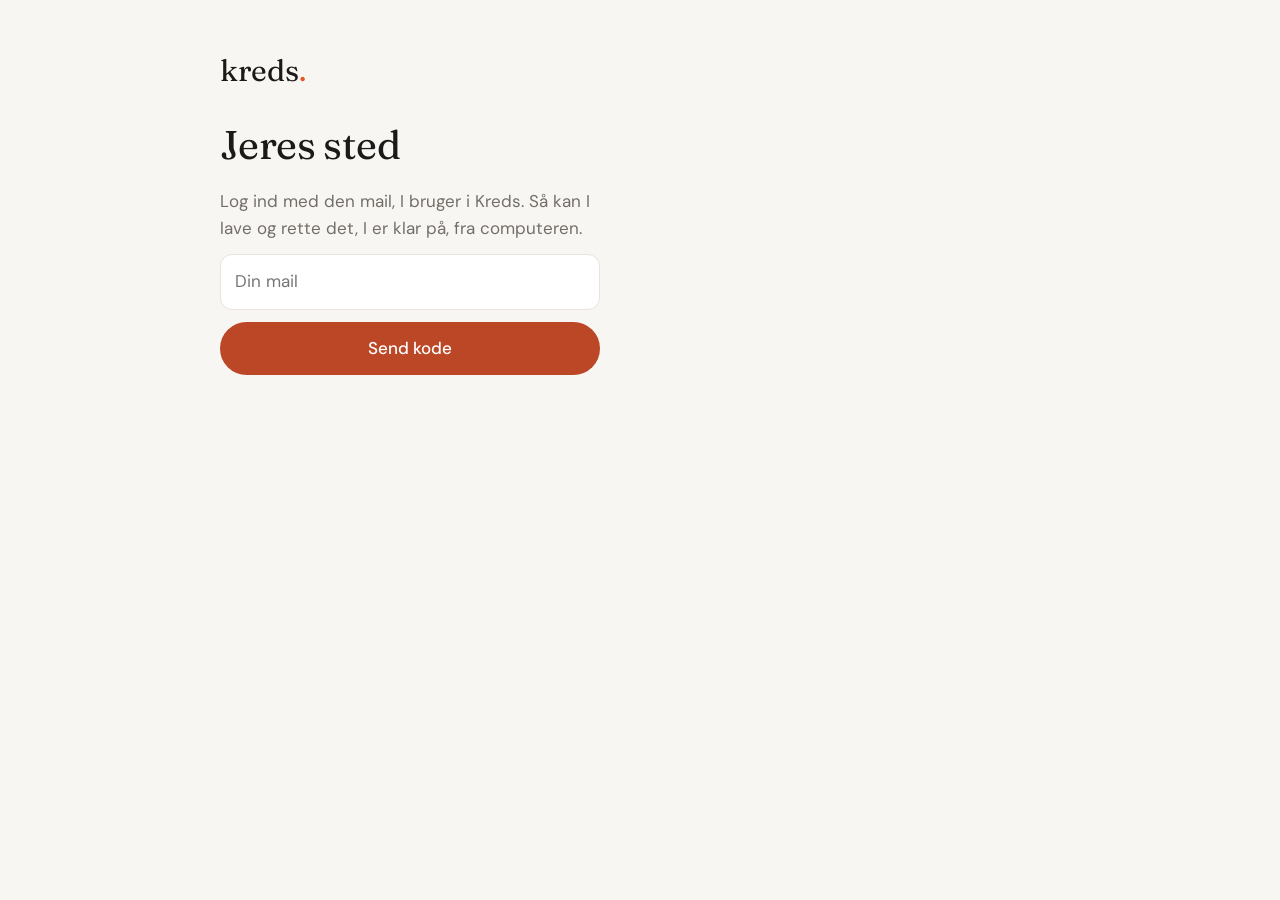
<file: mit-sted/index.html>
<!doctype html>
<html lang="da">
<head>
  <meta charset="utf-8">
  <meta name="viewport" content="width=device-width, initial-scale=1">
  <meta name="robots" content="noindex, nofollow">
  <title>Jeres sted · Kreds</title>
  <link rel="stylesheet" href="../style.css">
  <style>
    /* A place's staff run their place from a computer: the same as the app's place view (Klar på, drafts found on
       their own page, profile, numbers), through the same tables and functions. Nothing here is trusted: row-level
       security and the database's own checks decide who may do what (0007, 0019, 0032, 0035, 0036, 0053, 0054). No
       libraries: plain fetch to Supabase. Numbers only, never who. */
    main { max-width: 880px; }
    header { margin-bottom: 36px; display: flex; align-items: baseline; justify-content: space-between; gap: 16px; flex-wrap: wrap; }
    .who { font-size: 14px; color: var(--text-2); display: flex; gap: 12px; align-items: baseline; flex-wrap: wrap; }
    button, input, select, textarea { font: inherit; color: inherit; }
    .login { max-width: 380px; }
    .login input { width: 100%; padding: 13px 14px; border: 1px solid var(--line); border-radius: 12px; background: var(--card); color: var(--text); font-size: 17px; }
    .error { color: var(--accent); font-size: 15px; min-height: 24px; margin-top: 10px; }
    .note { font-size: 14px; color: var(--text-2); }
    .hidden { display: none !important; }

    /* Buttons: one accent per view (Del / Gem / Læg op), the rest quiet. */
    .btn { border: 1px solid var(--line); background: var(--card); color: var(--text); border-radius: 999px; padding: 7px 15px; font-size: 15px; cursor: pointer; white-space: nowrap; transition: background-color .15s ease-out; }
    .btn:hover:not([disabled]) { background: color-mix(in srgb, var(--text) 5%, var(--card)); }
    .btn.go, button.primary { background: color-mix(in srgb, var(--accent) 82%, #000); border-color: transparent; color: #fff; }
    .btn.go:hover:not([disabled]) { background: color-mix(in srgb, var(--accent) 72%, #000); }
    button.primary { width: 100%; margin-top: 12px; padding: 13px 18px; border: 0; border-radius: 999px; font-weight: 500; cursor: pointer; }
    @media (prefers-color-scheme: dark) {
      .btn.go, button.primary { background: var(--accent); color: #1c1411; }
      .btn.go:hover:not([disabled]) { background: color-mix(in srgb, var(--accent) 88%, #fff); }
    }
    .btn[disabled], button.primary[disabled] { opacity: .45; cursor: default; }
    .btn.big { padding: 11px 22px; font-size: 16px; font-weight: 500; }
    .link { border: 0; background: none; color: var(--text-2); text-decoration: underline; text-underline-offset: 3px; cursor: pointer; padding: 0; font-size: 14px; }
    .danger { color: var(--accent); }

    .placepick { font-size: 14px; padding: 5px 10px; border: 1px solid var(--line); border-radius: 999px; background: var(--card); }
    .banner { background: color-mix(in srgb, #c9962b 16%, var(--card)); border: 1px solid color-mix(in srgb, #c9962b 35%, var(--line)); border-radius: 14px; padding: 12px 16px; font-size: 15px; margin: 0 0 18px; }

    .tabs { display: flex; gap: 6px; margin: 0 0 22px; flex-wrap: wrap; }
    .tabs button { border: 1px solid var(--line); background: var(--card); color: var(--text); border-radius: 999px; padding: 7px 16px; font-size: 15px; cursor: pointer; }
    .tabs button[aria-selected="true"] { background: var(--text); color: var(--bg); border-color: var(--text); }
    .tabs b { font-weight: 500; color: var(--accent); margin-left: 4px; }
    .tabs button[aria-selected="true"] b { color: inherit; }

    .bar { display: flex; justify-content: space-between; align-items: center; gap: 12px; margin: 0 0 14px; flex-wrap: wrap; }
    .bar h2 { margin: 0; }
    .list { background: var(--card); border: 1px solid var(--line); border-radius: 16px; overflow: hidden; margin-bottom: 8px; }
    .list .empty { padding: 18px 20px; margin: 0; color: var(--text-2); font-size: 15px; }
    .item { display: grid; grid-template-columns: 64px minmax(0, 1fr) auto; gap: 16px; align-items: center; padding: 14px 18px; border-top: 1px solid var(--line); }
    .item:first-child { border-top: 0; }
    .day { text-align: center; line-height: 1.15; }
    .day b { display: block; font: 400 26px/1.1 'Fraunces', Georgia, serif; }
    .day small { display: block; font-size: 12px; color: var(--text-2); text-transform: uppercase; letter-spacing: .06em; }
    .day.now small { color: var(--accent); font-weight: 500; }
    .what { min-width: 0; }
    .what b { display: block; font-weight: 500; font-size: 16px; overflow-wrap: anywhere; }
    .what .meta { font-size: 14px; color: var(--text-2); overflow-wrap: anywhere; }
    .what .meta .live { color: var(--accent); font-weight: 500; }
    .acts { display: flex; gap: 8px; flex-wrap: wrap; justify-content: flex-end; }
    .acts .btn { padding: 5px 12px; font-size: 14px; }
    .confirm { grid-column: 1 / -1; display: flex; gap: 10px; align-items: center; flex-wrap: wrap; font-size: 14px; background: color-mix(in srgb, var(--accent) 6%, var(--card)); border-radius: 12px; padding: 10px 14px; }
    .confirm span { flex: 1; min-width: 200px; }
    details.older { margin-top: 18px; }
    details.older summary { cursor: pointer; color: var(--text-2); font-size: 14px; margin-bottom: 10px; }
    @media (max-width: 600px) {
      .item { grid-template-columns: 48px minmax(0, 1fr); }
      .acts { grid-column: 1 / -1; justify-content: flex-start; }
    }

    /* The form: one column, labels above, the extras grouped at the end. */
    .form { background: var(--card); border: 1px solid var(--line); border-radius: 16px; padding: 22px 24px; max-width: 640px; }
    .form h2 { margin: 0 0 6px; color: var(--text); font: 400 26px/1.2 'Fraunces', Georgia, serif; letter-spacing: 0; text-transform: none; }
    .fld { display: grid; gap: 5px; margin: 16px 0 0; }
    .fld > span, .lbl { font-size: 13px; font-weight: 500; color: var(--text-2); }
    .fld input, .fld select, .fld textarea { width: 100%; font-size: 16px; padding: 10px 12px; border: 1px solid var(--line); border-radius: 12px; background: var(--bg); }
    .fld textarea { resize: vertical; min-height: 90px; line-height: 1.5; }
    .fld input:focus, .fld select:focus, .fld textarea:focus { outline: 2px solid color-mix(in srgb, var(--accent) 55%, transparent); outline-offset: 1px; }
    .row3 { display: grid; grid-template-columns: 1.4fr 1fr 1fr; gap: 10px; }
    .row2 { display: grid; grid-template-columns: 1fr 1fr; gap: 10px; }
    .row3 .fld, .row2 .fld { margin-top: 0; }
    @media (max-width: 520px) { .row3, .row2 { grid-template-columns: 1fr; } }
    .hint { font-size: 13px; color: var(--text-2); margin: 4px 0 0; }
    .hint.bad { color: var(--accent); }
    .count { font-size: 12px; color: var(--text-2); text-align: right; }
    .seg { display: inline-flex; border: 1px solid var(--line); border-radius: 999px; overflow: hidden; background: var(--bg); }
    .seg button { border: 0; background: none; padding: 7px 14px; font-size: 14px; cursor: pointer; }
    .seg button + button { border-left: 1px solid var(--line); }
    .seg button[aria-pressed="true"] { background: var(--text); color: var(--bg); }
    .often { display: flex; gap: 10px; align-items: center; margin-top: 8px; font-size: 14px; }
    .often select { width: auto; padding: 6px 10px; font-size: 14px; border: 1px solid var(--line); border-radius: 10px; background: var(--bg); }
    fieldset.more { border: 0; border-top: 1px solid var(--line); margin: 24px 0 0; padding: 8px 0 0; }
    fieldset.more legend { font-size: 13px; font-weight: 500; color: var(--text-2); padding: 0 8px 0 0; }
    .photo { display: flex; gap: 12px; align-items: center; flex-wrap: wrap; }
    .photo img { width: 160px; aspect-ratio: 16 / 10; object-fit: cover; border-radius: 10px; border: 1px solid var(--line); }
    .foot { display: flex; gap: 14px; align-items: center; justify-content: flex-end; margin-top: 24px; }
    .problem { color: var(--accent); font-size: 14px; margin: 14px 0 0; }
    .problem:empty { display: none; }
    .ok { color: var(--text-2); font-size: 14px; }

    /* Profile: a logo square, a cover, photos in a row. */
    .photo img.logo { width: 88px; height: 88px; border-radius: 18px; object-fit: cover; border: 1px solid var(--line); background: var(--bg); }
    .photo img.cover { width: 100%; max-width: 420px; aspect-ratio: 16 / 9; object-fit: cover; border-radius: 12px; border: 1px solid var(--line); background: var(--bg); }
    .thumbs { display: flex; gap: 10px; flex-wrap: wrap; }
    .thumb { position: relative; }
    .thumb img { width: 110px; height: 110px; object-fit: cover; border-radius: 10px; border: 1px solid var(--line); display: block; }
    .thumb button { position: absolute; top: 4px; right: 4px; border: 0; border-radius: 999px; width: 26px; height: 26px; background: rgba(0,0,0,.6); color: #fff; cursor: pointer; font-size: 15px; line-height: 1; }
    .file { display: inline-block; }
    .file input { display: none; }

    /* Numbers. */
    .hero { background: var(--card); border: 1px solid var(--line); border-radius: 16px; padding: 18px 20px; }
    .hero .k { font-size: 14px; color: var(--text-2); font-weight: 500; }
    .hero .v { font: 400 52px/1.1 'Fraunces', Georgia, serif; margin: 4px 0; }
    .hero .s { font-size: 14px; color: var(--text-2); }
    .hero .more { font-size: 15px; font-weight: 500; margin-top: 6px; }
    .chart { background: var(--card); border: 1px solid var(--line); border-radius: 16px; padding: 14px 16px 8px; margin-top: 12px; }
    .chart h3 { margin: 0 0 8px; font-size: 14px; color: var(--text-2); font-weight: 500; }
    .chart svg { display: block; width: 100%; height: auto; }
    .chart svg text { font: 400 11px 'DM Sans', system-ui, sans-serif; fill: var(--text-2); }
    .chart .b { fill: var(--text); opacity: .78; }
    .check { display: flex; gap: 10px; align-items: flex-start; font-size: 15px; cursor: pointer; max-width: 60ch; }
    .check input { margin-top: 5px; accent-color: var(--accent); }
    .tiles { display: grid; grid-template-columns: repeat(auto-fill, minmax(170px, 1fr)); gap: 12px; margin: 8px 0 8px; }
    .tile { background: var(--card); border: 1px solid var(--line); border-radius: 16px; padding: 14px 16px; min-width: 0; }
    .tile .k { font-size: 13px; color: var(--text-2); }
    .tile .v { font: 400 32px/1.15 'Fraunces', Georgia, serif; margin-top: 4px; }
    .tile .s { font-size: 13px; color: var(--text-2); margin-top: 2px; }
  </style>
</head>
<body>
  <main>
    <header>
      <a class="mark" href="../">kreds<span>.</span></a>
      <span class="who hidden" id="who">
        <select class="placepick hidden" id="placePick" aria-label="Sted"></select>
        <span id="whoMail"></span><button class="link" id="logout">Log ud</button>
      </span>
    </header>

    <!-- Sign in: a code by mail, as in the app. Staff use their own Kreds account. -->
    <section class="login hidden" id="login">
      <h1>Jeres sted</h1>
      <p class="quiet">Log ind med den mail, I bruger i Kreds. Så kan I lave og rette det, I er klar på, fra computeren.</p>
      <form id="mailForm">
        <input type="email" id="mail" placeholder="Din mail" autocomplete="email" required>
        <button class="primary" type="submit">Send kode</button>
      </form>
      <form id="codeForm" class="hidden">
        <p class="note" id="sentTo"></p>
        <input id="code" inputmode="numeric" autocomplete="one-time-code" placeholder="Koden fra mailen" required>
        <button class="primary" type="submit">Log ind</button>
        <p><button class="link" type="button" id="again">Brug en anden mail</button></p>
      </form>
      <!-- kreds-dev only: its test accounts have passwords, and its built-in mail can't send codes. -->
      <form id="pwForm" class="hidden" style="margin-top:28px">
        <p class="note">kreds-dev: log ind med en testkonto og adgangskode.</p>
        <input type="email" id="pwMail" placeholder="anna@kreds.test" autocomplete="username">
        <input type="password" id="pw" placeholder="Adgangskode" autocomplete="current-password" style="margin-top:8px">
        <button class="primary" type="submit">Log ind</button>
      </form>
      <div class="error" id="loginError"></div>
    </section>

    <!-- Signed in, but not staff anywhere. -->
    <section class="hidden" id="noPlace">
      <h1>Intet sted endnu</h1>
      <p class="quiet">Den konto er ikke tilknyttet et sted i Kreds. Skriv til <a href="mailto:hej@dinkreds.dk">hej@dinkreds.dk</a>, så sætter vi jer op.</p>
    </section>

    <section class="hidden" id="board">
      <h1 id="placeName"></h1>
      <div class="banner hidden" id="banner"></div>
      <nav class="tabs" role="tablist">
        <button role="tab" data-tab="klar" aria-selected="true">Klar på</button>
        <button role="tab" data-tab="drafts" aria-selected="false">Fundet på jeres side<b id="draftCount"></b></button>
        <button role="tab" data-tab="profile" aria-selected="false">Profil</button>
        <button role="tab" data-tab="numbers" aria-selected="false">Tal</button>
      </nav>

      <div id="tabKlar">
        <div id="klarList">
          <div class="bar"><h2>I gang og på vej</h2><button class="btn go big" id="newBtn">Nyt Klar på</button></div>
          <div class="list" id="upcoming"></div>
          <details class="older" id="olderBox"><summary>Afsluttet</summary><div class="list" id="ended"></div></details>
        </div>
        <form class="form hidden" id="kForm" novalidate></form>
      </div>

      <div id="tabDrafts" class="hidden">
        <p class="quiet" style="max-width:60ch">Kreds har læst jeres hjemmeside. Læg det op, I vil have med, og sig nej til resten. Tjek tid og tekst, før I deler.</p>
        <div class="list" id="drafts"></div>
      </div>

      <div id="tabProfile" class="hidden"><form class="form" id="pForm" novalidate></form></div>

      <div id="tabNumbers" class="hidden">
        <div class="hero" id="nHero"></div>
        <h2>Følgere</h2>
        <div class="tiles" id="nFollow"></div>
        <div class="chart" id="nFollowChart"></div>
        <h2>Det, I er klar på</h2>
        <p class="note">De sidste 8 uger.</p>
        <div class="tiles" id="nKlar"></div>
        <div class="chart" id="nInChart"></div>
        <h2>Ringe i vandet</h2>
        <p id="nRipples"></p>
        <p class="note">Når en gæst trykker "Tag nogen med?", ser deres venner, hvad I er klar på.</p>
        <h2>Hvornår de siger ja</h2>
        <div class="tiles" id="nTiming"></div>
        <p class="note" id="nBest"></p>
        <h2>Gæster</h2>
        <div class="tiles" id="nGuests"></div>
        <h2>Månedlig rapport</h2>
        <label class="check"><input type="checkbox" id="nDigest"> Månedens tal med grafer den 1. i hver måned, til den mail du logger ind med.</label>
        <p class="note" style="margin-top:28px">Kun tal, aldrig hvem. Opdelinger om gæster vises fra 5 personer.</p>
      </div>
    </section>
  </main>

  <script>
  // The pilot by default; ?db=dev for kreds-dev. Both keys are public (they are in the app).
  const DBS = {
    pilot: { url: 'https://pwlozuebxpeztsknzwro.supabase.co', key: 'sb_publishable_0p7rD57QGNgYvp0zWsM2AQ_ScCx9JBz' },
    dev: { url: 'https://fjevnepdomxyaxhqwadk.supabase.co', key: 'sb_publishable_mfnY3wVHqB4h8CWqyuUhUg_KLTFZb9J' },
  };
  const which = new URLSearchParams(location.search).get('db') === 'dev' ? 'dev' : 'pilot';
  const DB = DBS[which];
  const STORE = 'kreds-sted-' + which;
  const BUCKET = 'place-logos';
  const $ = (id) => document.getElementById(id);
  const esc = (s) => String(s ?? '').replace(/[&<>"']/g, (c) => ({ '&': '&amp;', '<': '&lt;', '>': '&gt;', '"': '&quot;', "'": '&#39;' }[c]));
  const HOUR = 3600000, DAY = 24 * HOUR;

  // ---- Session (kept in this browser only) ----
  const load = () => { try { return JSON.parse(localStorage.getItem(STORE)); } catch { return null; } };
  const save = (s) => { try { s ? localStorage.setItem(STORE, JSON.stringify(s)) : localStorage.removeItem(STORE); } catch {} };
  const keep = (d) => save({ access_token: d.access_token, refresh_token: d.refresh_token,
    expires_at: Date.now() + (d.expires_in ?? 3600) * 1000, email: d.user?.email, user_id: d.user?.id });
  const pref = (k, v) => { try { if (v === undefined) return localStorage.getItem(STORE + '-' + k); localStorage.setItem(STORE + '-' + k, v); } catch {} };

  async function auth(path, body) {
    const r = await fetch(DB.url + '/auth/v1/' + path, { method: 'POST',
      headers: { apikey: DB.key, 'Content-Type': 'application/json' }, body: JSON.stringify(body) });
    const d = await r.json().catch(() => ({}));
    if (!r.ok) throw new Error(d.msg || d.error_description || d.message || 'failed');
    return d;
  }
  async function token() {
    const s = load();
    if (!s) return null;
    if (Date.now() < s.expires_at - 60000) return s.access_token;
    try { const d = await auth('token?grant_type=refresh_token', { refresh_token: s.refresh_token }); keep({ ...d, user: d.user ?? { email: s.email, id: s.user_id } }); return d.access_token; }
    catch { save(null); return null; }
  }

  // Every call: the signed-in user's token, so the database decides. Errors carry the database's own refusal
  // ('too_far_ahead', 'place_too_many', …) in `refusal`.
  class Refused extends Error { constructor(refusal, status) { super(refusal); this.refusal = refusal; this.status = status; } }
  async function api(path, { method = 'GET', body, headers = {}, raw = false } = {}) {
    const t = await token();
    if (!t) { signedOut(); throw new Refused('signed_out', 401); }
    let r;
    try {
      r = await fetch(DB.url + path, { method, body: raw ? body : body === undefined ? undefined : JSON.stringify(body),
        headers: { apikey: DB.key, Authorization: 'Bearer ' + t, ...(raw ? {} : { 'Content-Type': 'application/json' }), ...headers } });
    } catch { throw new Refused('offline', 0); }
    const text = await r.text();
    const d = text ? (() => { try { return JSON.parse(text); } catch { return text; } })() : null;
    if (!r.ok) {
      if (r.status === 401 || d?.code === 'PGRST301' || d?.code === 'PGRST303') { signedOut(); throw new Refused('signed_out', 401); }
      throw new Refused(d?.code === 'P0001' ? (RAISED[d.message] ?? 'unknown') : 'unknown', r.status);
    }
    return d;
  }
  const rpc = (name, body = {}) => api('/rest/v1/rpc/' + name, { method: 'POST', body });
  const rest = (q, opts) => api('/rest/v1/' + q, opts);
  const publicUrl = (path) => (path ? `${DB.url}/storage/v1/object/public/${BUCKET}/${path.split('/').map(encodeURIComponent).join('/')}` : '');

  // The same words as the app (src/i18n/da.ts, refused.*).
  const RAISED = { too_long: 'too_long', too_far_ahead: 'too_far_ahead', place_too_many: 'too_many', place_not_approved: 'not_approved',
    ended: 'ended', capacity_below_taken: 'capacity_below_taken', not_allowed: 'not_allowed' };
  const REFUSED = {
    offline: 'Det lykkedes ikke. Tjek nettet, og prøv igen.',
    signed_out: 'Du er blevet logget ud. Log ind igen.',
    too_long: 'Det kan højst vare 24 timer. Ret tidspunktet.',
    too_far_ahead: 'Det skal starte inden for 3 måneder og højst vare 24 timer.',
    too_many: 'I kan højst have 15 Klar på, der starter inden for den næste uge.',
    not_approved: 'Stedet er ikke godkendt lige nu, så I kan ikke dele.',
    ended: 'Det er slut og kan ikke længere rettes.',
    capacity_below_taken: 'Der er allerede flere med end det. Vælg flere pladser.',
    not_allowed: 'Det må den konto ikke.',
    unknown: 'Det lykkedes ikke. Prøv igen om lidt.',
  };
  const why = (e) => REFUSED[e?.refusal] ?? REFUSED.unknown;

  // ---- Sign in ----
  let mail = '';
  $('mailForm').onsubmit = async (e) => {
    e.preventDefault(); $('loginError').textContent = '';
    mail = $('mail').value.trim();
    try {
      await auth('otp', { email: mail, create_user: false });
      $('mailForm').classList.add('hidden'); $('codeForm').classList.remove('hidden');
      $('sentTo').textContent = 'Vi har sendt en kode til ' + mail + '.'; $('code').focus();
    } catch { $('loginError').textContent = 'Kunne ikke sende en kode. Har mailen en Kreds-konto?'; }
  };
  $('codeForm').onsubmit = async (e) => {
    e.preventDefault(); $('loginError').textContent = '';
    try { keep(await auth('verify', { type: 'email', email: mail, token: $('code').value.trim() })); start(); }
    catch { $('loginError').textContent = 'Koden passer ikke, eller den er for gammel.'; }
  };
  if (which === 'dev') $('pwForm').classList.remove('hidden');
  $('pwForm').onsubmit = async (e) => {
    e.preventDefault(); $('loginError').textContent = '';
    try { keep(await auth('token?grant_type=password', { email: $('pwMail').value.trim(), password: $('pw').value })); start(); }
    catch { $('loginError').textContent = 'Mail eller adgangskode passer ikke.'; }
  };
  $('again').onclick = () => { $('codeForm').classList.add('hidden'); $('mailForm').classList.remove('hidden'); };
  $('logout').onclick = () => { save(null); location.reload(); };
  function show(id) { for (const s of ['login', 'noPlace', 'board']) $(s).classList.toggle('hidden', s !== id); }
  function signedOut() { save(null); $('who').classList.add('hidden'); show('login'); $('loginError').textContent = 'Du er blevet logget ud. Log ind igen.'; }

  // ---- The place(s) this account is staff of ----
  const COLS = 'id, name, address, status, tagline, website, logo_path, cover_path, kind, about, instagram, photo_paths, reward_text, reward_every';
  let places = [], place = null;

  async function start() {
    if (!(await token())) { show('login'); return; }
    let rows;
    try { rows = await rest(`place_members?select=places(${COLS})`); } catch (e) { if (e.refusal !== 'signed_out') { show('login'); $('loginError').textContent = why(e); } return; }
    places = rows.map((r) => r.places).filter(Boolean).sort((a, b) => a.name.localeCompare(b.name, 'da'));
    $('whoMail').textContent = (load()?.email ?? '') + (which === 'dev' ? ' · kreds-dev' : '');
    $('who').classList.remove('hidden');
    if (!places.length) { show('noPlace'); return; }
    const pick = $('placePick');
    pick.innerHTML = places.map((p) => `<option value="${p.id}">${esc(p.name)}</option>`).join('');
    pick.classList.toggle('hidden', places.length < 2);
    const chosen = places.find((p) => p.id === pref('place')) ?? places[0];
    pick.value = chosen.id;
    pick.onchange = () => { pref('place', pick.value); open(places.find((p) => p.id === pick.value)); };
    show('board');
    open(chosen);
  }

  function open(p) {
    place = p;
    $('placeName').textContent = p.name;
    const banner = { pending: 'Afventer godkendelse. Indtil da kan I ikke dele.', suspended: 'Sat på pause. Det, I er klar på, vises ikke.' }[p.status];
    $('banner').textContent = banner ?? ''; $('banner').classList.toggle('hidden', !banner);
    closeForm();
    loadKlar(); loadDrafts(); drawProfile(); loadNumbers();
  }

  // ---- Tabs (remembered in the address: #udkast) ----
  const HASH = { drafts: '#udkast', profile: '#profil', numbers: '#tal' };
  const PANES = { klar: 'tabKlar', drafts: 'tabDrafts', profile: 'tabProfile', numbers: 'tabNumbers' };
  function tab(name) {
    document.querySelectorAll('.tabs button').forEach((b) => b.setAttribute('aria-selected', String(b.dataset.tab === name)));
    for (const [k, id] of Object.entries(PANES)) $(id).classList.toggle('hidden', k !== name);
    history.replaceState(null, '', location.search + (HASH[name] ?? ''));
  }
  document.querySelectorAll('.tabs button').forEach((b) => (b.onclick = () => tab(b.dataset.tab)));
  tab(Object.keys(HASH).find((k) => HASH[k] === location.hash) ?? 'klar');

  // ---- Time, in Danish ----
  const pad = (n) => String(n).padStart(2, '0');
  const clock = (t) => { const d = new Date(t); return `${pad(d.getHours())}:${pad(d.getMinutes())}`; }; // as the app
  const isoDay = (t) => { const d = new Date(t); return `${d.getFullYear()}-${pad(d.getMonth() + 1)}-${pad(d.getDate())}`; };
  const isoClock = (t) => { const d = new Date(t); return `${pad(d.getHours())}:${pad(d.getMinutes())}`; };
  const startOfDay = (t) => { const d = new Date(t); d.setHours(0, 0, 0, 0); return d.getTime(); };
  const weekday = (t) => new Date(t).toLocaleDateString('da-DK', { weekday: 'short' }).replace('.', '');
  function dayWord(t) {
    const diff = Math.round((startOfDay(t) - startOfDay(Date.now())) / DAY);
    if (diff === 0) return 'i dag';
    if (diff === 1) return 'i morgen';
    return new Date(t).toLocaleDateString('da-DK', { weekday: 'long', day: 'numeric', month: 'long' });
  }
  const span = (s, e) => `${dayWord(s)} kl. ${clock(s)}–${clock(e)}`;
  const repeatText = (every, unit) => every > 1 ? `Hver ${every}. ${unit === 'month' ? 'måned' : 'uge'}` : unit === 'month' ? 'Hver måned' : 'Hver uge';
  function nextRepeat(t, every, unit) { // as src/data/places.tsx
    const d = new Date(t);
    if (unit === 'month') d.setMonth(d.getMonth() + every); else d.setDate(d.getDate() + 7 * every);
    return d.getTime();
  }

  // ---- Klar på: the list ----
  let items = [], rowsById = {};
  async function loadKlar() {
    const id = place.id;
    $('upcoming').innerHTML = '<p class="empty">Henter …</p>';
    try {
      const [ov, rows] = await Promise.all([
        rpc('place_overview', { p_place: id }),
        rest(`place_klar_paa?place_id=eq.${id}&select=id,text,message,location,price,capacity,starts_at,expires_at,repeat_weekly,repeat_every,repeat_unit,photo_path,link,created_at,category&order=created_at.desc&limit=200`),
      ]);
      if (place.id !== id) return;
      rowsById = Object.fromEntries(rows.map((r) => [r.id, r]));
      items = ov.map((r) => ({ id: r.id, text: r.text, startsAt: Date.parse(r.starts_at), endsAt: Date.parse(r.expires_at),
        capacity: r.capacity ?? undefined, taken: Number(r.taken), checkedIn: Number(r.checked_in ?? 0), repeat: !!r.repeat_weekly,
        every: r.repeat_every ?? 1, unit: r.repeat_unit ?? 'week', pausedUntil: r.repeat_paused_until, waiting: Number(r.waiting ?? 0),
        reach: Number(r.reach), returning: Number(r.returning_guests), viaFriends: Number(r.via_friends), shares: Number(r.shares),
        sharedReach: Number(r.shared_reach), lead: r.lead_minutes ?? undefined, fullAfter: r.full_after_minutes ?? undefined,
        good: Number(r.feedback_good ?? 0), better: Number(r.feedback_better ?? 0), thanks: r.thanks }));
      drawKlar();
    } catch (e) { $('upcoming').innerHTML = `<p class="empty">${esc(why(e))}</p>`; }
  }
  function itemHtml(k, ended) {
    const now = Date.now(), live = !ended && k.startsAt <= now;
    const facts = [live ? `<span class="live">I gang</span> · til kl. ${clock(k.endsAt)}` : `kl. ${clock(k.startsAt)}–${clock(k.endsAt)}`];
    if (k.repeat && !ended) facts.push(repeatText(k.every, k.unit) + (k.pausedUntil ? ` · pause til ${new Date(k.pausedUntil).toLocaleDateString('da-DK', { day: 'numeric', month: 'short' })}` : ''));
    facts.push(ended ? (k.taken ? `Nåede ${k.reach} følgere · ${k.taken} var med${k.checkedIn ? ` · ${k.checkedIn} kom` : ''}`
        + ` · ${k.returning} har sagt ja før` + (k.viaFriends ? ` · ${k.viaFriends} via en ven` : '')
        + (k.good + k.better ? ` · Godt: ${k.good}, kunne være bedre: ${k.better}` : '') : 'Ingen var med denne gang')
      : `${k.taken} er med` + (k.capacity !== undefined ? ` af ${k.capacity}` : '') + (k.waiting ? ` · ${k.waiting} venter` : ''));
    const d = new Date(k.startsAt);
    return `<div class="item" data-id="${k.id}">
      <div class="day${live ? ' now' : ''}"><small>${live ? 'Nu' : esc(weekday(k.startsAt))}</small><b>${d.getDate()}</b><small>${esc(d.toLocaleDateString('da-DK', { month: 'short' }).replace('.', ''))}</small></div>
      <div class="what"><b>${esc(k.text)}</b><div class="meta">${facts.join(' · ')}</div></div>
      <div class="acts">
        ${ended ? '' : '<button class="btn" data-do="edit">Ret</button>'}
        <button class="btn" data-do="copy">Opret igen</button>
        ${ended ? '' : '<button class="btn" data-do="cancel">Aflys</button>'}
      </div></div>`;
  }
  function drawKlar() {
    const now = Date.now();
    const open = items.filter((k) => k.endsAt > now).sort((a, b) => a.startsAt - b.startsAt);
    const done = items.filter((k) => k.endsAt <= now).sort((a, b) => b.startsAt - a.startsAt).slice(0, 30);
    $('upcoming').innerHTML = open.length ? open.map((k) => itemHtml(k, false)).join('') : '<p class="empty">Intet på vej lige nu.</p>';
    $('ended').innerHTML = done.map((k) => itemHtml(k, true)).join('');
    $('olderBox').classList.toggle('hidden', !done.length);
    drawNumbers();
  }
  for (const host of ['upcoming', 'ended']) $(host).onclick = async (e) => {
    const b = e.target.closest('button'); if (!b) return;
    const row = b.closest('.item'), id = row?.dataset.id, k = items.find((x) => x.id === id);
    if (!k) return;
    if (b.dataset.do === 'edit') openForm({ mode: 'edit', id });
    else if (b.dataset.do === 'copy') openForm({ mode: 'copy', id });
    else if (b.dataset.do === 'cancel') {
      if (row.querySelector('.confirm')) return;
      row.insertAdjacentHTML('beforeend', `<div class="confirm"><span>Aflys "${esc(k.text)}"? Dem, der har sagt Jeg er med, får besked.</span>
        <button class="btn" data-do="keep">Behold</button><button class="btn go" data-do="really">Aflys</button></div>`);
    } else if (b.dataset.do === 'keep') b.closest('.confirm').remove();
    else if (b.dataset.do === 'really') {
      b.disabled = true;
      try { await rest(`place_klar_paa?id=eq.${id}`, { method: 'DELETE' }); items = items.filter((x) => x.id !== id); drawKlar(); }
      catch (err) { b.disabled = false; b.closest('.confirm').querySelector('span').textContent = why(err); }
      loadKlar();
    }
  };
  $('newBtn').onclick = () => openForm({ mode: 'new' });

  // ---- Klar på: the form (new, edit, copy, from a draft) ----
  const MAX_TEXT = 140, MAX_MESSAGE = 600, MAX_WHERE = 120, MAX_PRICE = 60, MAX_CAPACITY = 500, REPEAT_MAX = 12, MONTHS_AHEAD = 3;
  let f = null; // the form's state

  function cleanLink(input) { // as src/data/places.tsx
    const s = input.trim();
    if (!s) return undefined;
    const url = /^https?:\/\//i.test(s) ? s : `https://${s}`;
    return /^https?:\/\/[^\s/]+\.[^\s]+$/i.test(url) && url.length <= 300 ? url : false;
  }
  // The same weekday and clock as soon as it comes ("Opret igen", "Brug en tidligere").
  function nextLike(startsAt, endsAt) {
    const s = new Date(startsAt), today = new Date(); today.setHours(0, 0, 0, 0);
    const d = new Date(today); d.setDate(d.getDate() + ((s.getDay() - today.getDay() + 7) % 7));
    d.setHours(s.getHours(), s.getMinutes(), 0, 0);
    if (d.getTime() + (endsAt - startsAt) <= Date.now()) d.setDate(d.getDate() + 7);
    return d.getTime();
  }
  // The rows on the app's Lokalt (0073): one per event; none is "Andet". The same list as src/data/categories.ts.
  const CATEGORIES = [['concerts', 'Koncerter'], ['night', 'Nat'], ['bar', 'Bar'], ['cafe', 'Caféer'], ['food', 'Mad & langbord'],
    ['film', 'Film'], ['stage', 'Scene'], ['talks', 'Foredrag'], ['workshops', 'Workshops'], ['art', 'Kunst'], ['market', 'Marked'],
    ['sport', 'Sport'], ['kids', 'For de helt små'], ['', 'Andet']];
  const fromRow = (r) => ({ text: r.text, message: r.message ?? '', location: r.location ?? '', price: r.price ?? '',
    capacity: r.capacity ?? '', link: r.link ?? '', photoPath: r.photo_path ?? null, category: r.category ?? '',
    startsAt: Date.parse(r.starts_at), endsAt: Date.parse(r.expires_at),
    repeat: !!r.repeat_weekly, every: r.repeat_every ?? 1, unit: r.repeat_unit ?? 'week' });

  function openForm({ mode, id, draft }) {
    const tomorrow = startOfDay(Date.now() + DAY);
    let x = { text: '', message: '', location: '', price: '', capacity: '', link: '', photoPath: null, category: '',
      startsAt: tomorrow + 10 * HOUR, endsAt: tomorrow + 12 * HOUR, repeat: false, every: 1, unit: 'week' };
    let timeMissing = false, guessEnd = false;
    if ((mode === 'edit' || mode === 'copy') && rowsById[id]) x = fromRow(rowsById[id]);
    if (mode === 'copy') { const s = nextLike(x.startsAt, x.endsAt); x.endsAt = s + (x.endsAt - x.startsAt); x.startsAt = s; x.repeat = false; }
    if (mode === 'draft') {
      const day = new Date(`${draft.day}T19:00:00`).getTime();
      timeMissing = !draft.starts_at; guessEnd = !!draft.starts_at && !draft.ends_at;
      const s = draft.starts_at ? Date.parse(draft.starts_at) : day;
      x = { ...x, text: draft.text, message: draft.message ?? '', location: draft.location ?? '', price: draft.price ?? '', link: draft.link ?? '',
        startsAt: s, endsAt: draft.ends_at ? Date.parse(draft.ends_at) : s + 2 * HOUR, repeat: !!draft.weekly,
        photoPath: draft.photo_path ?? null, category: draft.category ?? '' }; // the photo from the event's own page (0072): Fjern takes it off
    }
    f = { mode, id, draftId: draft?.id, photoPath: x.photoPath, newPhoto: null, repeat: x.repeat, every: x.every, unit: x.unit };
    const where = x.location || place.address || '';
    const maxDay = (() => { const d = new Date(startOfDay(Date.now())); d.setMonth(d.getMonth() + MONTHS_AHEAD); d.setDate(d.getDate() - 1); return isoDay(d); })();
    // Earlier ones to start from: one of each text, newest first.
    const seen = new Set();
    const earlier = Object.values(rowsById).filter((r) => !seen.has(r.text.toLowerCase()) && seen.add(r.text.toLowerCase())).slice(0, 30);
    const title = { new: 'Nyt Klar på', edit: 'Ret det, I er klar på', copy: 'Opret igen', draft: 'Fra jeres side' }[mode];

    $('kForm').innerHTML = `
      <h2>${title}</h2>
      ${mode === 'draft' ? `<p class="hint">Fundet på jeres hjemmeside. Tjek det, og ret det, der ikke passer.${draft.link ? ` <a href="${esc(draft.link)}" target="_blank" rel="noopener">Se eventet</a>` : ''}</p>` : ''}
      ${mode === 'new' && earlier.length ? `<label class="fld"><span>Brug en tidligere</span><select id="kEarlier"><option value="">Vælg …</option>
        ${earlier.map((r) => `<option value="${r.id}">${esc(r.text)}</option>`).join('')}</select></label>` : ''}
      <label class="fld"><span>Hvad er I klar på?</span>
        <input id="kText" maxlength="${MAX_TEXT}" placeholder="fx brætspilsaften ved de lange borde" value="${esc(x.text)}" required></label>
      <div class="lbl" style="margin-top:16px">Hvornår?</div>
      <div class="row3" style="margin-top:5px">
        <label class="fld"><span>Dag</span><input type="date" id="kDay" min="${isoDay(Date.now())}" max="${maxDay}" value="${isoDay(x.startsAt)}"></label>
        <label class="fld"><span>Fra</span><input type="time" id="kFrom" step="300" value="${timeMissing ? '' : isoClock(x.startsAt)}"></label>
        <label class="fld"><span>Til</span><input type="time" id="kTo" step="300" value="${timeMissing ? '' : isoClock(x.endsAt)}"></label>
      </div>
      ${mode === 'draft' && draft.date_seen === false ? '<p class="hint bad">Datoen står ikke på jeres side, så Kreds har måske gættet forkert. Tjek den, før I deler.</p>' : ''}
      ${timeMissing ? '<p class="hint bad" id="kNoTime">Tidspunktet stod ikke på jeres side. Sæt det, før I deler.</p>' : ''}
      ${guessEnd ? '<p class="hint">Sluttidspunktet stod ikke på siden, så det er sat til 2 timer.</p>' : ''}
      <p class="hint" id="kWhen"></p>
      <div class="lbl" style="margin-top:16px">Gentag</div>
      <div style="margin-top:5px"><span class="seg" id="kRepeat">
        <button type="button" data-r="once">Én gang</button><button type="button" data-r="week">Hver uge</button><button type="button" data-r="month">Hver måned</button>
      </span></div>
      <div class="often hidden" id="kOften"><span>Hvor ofte</span><select id="kEvery"></select></div>
      <label class="fld"><span>Hvor?</span>
        <input id="kWhere" maxlength="${MAX_WHERE}" placeholder="Adressen, hvor I mødes" value="${esc(where)}" autocomplete="off"></label>
      <p class="hint" id="kWhereHint"></p>
      <label class="fld"><span>Kategori</span><select id="kCategory">
        ${CATEGORIES.map(([v, l]) => `<option value="${v}"${v === (x.category || '') ? ' selected' : ''}>${l}</option>`).join('')}</select></label>
      <fieldset class="more"><legend>Mere information (valgfri)</legend>
        <label class="fld"><span>Beskrivelse</span>
          <textarea id="kMessage" maxlength="${MAX_MESSAGE}" placeholder="fx Vi har kaffe på kanden. Alle kan være med.">${esc(x.message)}</textarea>
          <span class="count" id="kMessageCount"></span></label>
        <div class="row2" style="margin-top:16px">
          <label class="fld"><span>Pris</span><input id="kPrice" maxlength="${MAX_PRICE}" placeholder="fx 30 kr. på stedet" value="${esc(x.price)}"></label>
          <label class="fld"><span>Plads til</span><input id="kCapacity" type="number" min="1" max="${MAX_CAPACITY}" placeholder="Ingen grænse" value="${esc(x.capacity)}"></label>
        </div>
        <label class="fld"><span>Link til billetter, tilmelding eller menu</span>
          <input id="kLink" maxlength="300" placeholder="fx billetto.dk/jeres-aften" value="${esc(x.link)}"></label>
        <div class="fld"><span>Billede</span><div class="photo" id="kPhoto"></div></div>
      </fieldset>
      <p class="problem" id="kProblem"></p>
      <div class="foot"><button type="button" class="link" id="kCancel">Annuller</button>
        <button type="submit" class="btn go big" id="kSave">${mode === 'edit' ? 'Gem' : 'Del'}</button></div>`;

    $('kEvery').innerHTML = Array.from({ length: REPEAT_MAX }, (_, i) => `<option value="${i + 1}">${i + 1}</option>`).join('');
    const sync = () => {
      document.querySelectorAll('#kRepeat button').forEach((b) => b.setAttribute('aria-pressed', String(f.repeat ? b.dataset.r === f.unit : b.dataset.r === 'once')));
      $('kOften').classList.toggle('hidden', !f.repeat);
      $('kEvery').value = String(f.every);
      [...$('kEvery').options].forEach((o) => (o.textContent = repeatText(Number(o.value), f.unit)));
      check();
    };
    $('kRepeat').onclick = (e) => { const b = e.target.closest('button'); if (!b) return; f.repeat = b.dataset.r !== 'once'; if (f.repeat) f.unit = b.dataset.r; sync(); };
    $('kEvery').onchange = () => { f.every = Number($('kEvery').value); check(); };
    $('kForm').oninput = check;
    $('kFrom').addEventListener('change', () => { if (timeMissing && $('kFrom').value) { // a draft without a time: Til two hours after Fra
      if (!$('kTo').value) $('kTo').value = isoClock(new Date(`2000-01-01T${$('kFrom').value}`).getTime() + 2 * HOUR);
      $('kNoTime')?.remove(); timeMissing = false; check(); } });
    $('kEarlier')?.addEventListener('change', () => { const r = rowsById[$('kEarlier').value]; if (r) openForm({ mode: 'copy', id: r.id }); });
    $('kWhereHint').onclick = (e) => { if (e.target.closest('button')) { $('kWhere').value = place.address; check(); } };
    $('kCancel').onclick = closeForm;
    $('kForm').onsubmit = (e) => { e.preventDefault(); submit(); };
    drawPhoto();
    sync();
    $('klarList').classList.add('hidden'); $('kForm').classList.remove('hidden');
    tab('klar');
    window.scrollTo({ top: 0, behavior: 'smooth' });
    $('kText').focus();
  }
  function closeForm() { f = null; $('kForm').classList.add('hidden'); $('kForm').innerHTML = ''; $('klarList').classList.remove('hidden'); }

  function times() {
    const day = $('kDay').value, from = $('kFrom').value, to = $('kTo').value;
    if (!day || !from || !to) return null;
    const startsAt = new Date(`${day}T${from}`).getTime();
    let endsAt = new Date(`${day}T${to}`).getTime();
    if (endsAt <= startsAt) endsAt += DAY; // Til before Fra: the next day
    return { startsAt, endsAt };
  }
  function check() {
    if (!f) return;
    const t = times(), where = $('kWhere').value.trim();
    let problem = '';
    if (!t) problem = $('kFrom').value || $('kTo').value ? 'Vælg både fra og til.' : '';
    else if (t.endsAt <= Date.now()) problem = 'Tidspunktet er allerede passeret.';
    else if (t.endsAt - t.startsAt > DAY) problem = 'Højst 24 timer. Til-tidspunktet regnes som næste dag, hvis det ligger før fra.';
    $('kWhen').className = 'hint' + (problem ? ' bad' : '');
    $('kWhen').textContent = problem || (t ? (f.repeat
      ? `${repeatText(f.every, f.unit)} · næste gang ${span(nextRepeat(t.startsAt, f.every, f.unit), nextRepeat(t.endsAt, f.every, f.unit))}`
      : span(t.startsAt, t.endsAt).replace(/^./, (c) => c.toUpperCase())) : '');
    $('kWhereHint').innerHTML = !place.address ? '' : where === place.address
      ? 'Jeres adresse. Skriv en anden, hvis det er et andet sted.'
      : `<button type="button" class="link">Brug jeres adresse (${esc(place.address)})</button>`;
    $('kMessageCount').textContent = `${$('kMessage').value.length} / ${MAX_MESSAGE}`;
    $('kSave').disabled = !$('kText').value.trim() || !where || !t || !!problem;
  }

  // The photo: a saved one (its path) or one just chosen (shrunk here, uploaded on Del).
  function drawPhoto() {
    const src = f.newPhoto ? URL.createObjectURL(f.newPhoto) : publicUrl(f.photoPath);
    $('kPhoto').innerHTML = `${src ? `<img src="${src}" alt="">` : ''}
      <label class="file btn">${src ? 'Skift billede' : 'Tilføj billede'}<input type="file" accept="image/*" id="kPhotoFile"></label>
      ${src ? '<button type="button" class="link" id="kPhotoRemove">Fjern</button>' : ''}`;
    $('kPhotoFile').onchange = async (e) => { const file = e.target.files[0]; if (!file) return; f.newPhoto = await shrink(file, 1600); drawPhoto(); };
    if ($('kPhotoRemove')) $('kPhotoRemove').onclick = () => { f.newPhoto = null; f.photoPath = null; drawPhoto(); };
  }

  async function submit() {
    if (!f || $('kSave').disabled) return;
    const problem = (m) => { $('kProblem').textContent = m; $('kSave').disabled = false; };
    $('kProblem').textContent = '';
    const url = cleanLink($('kLink').value);
    if (url === false) return problem('Linket ser ikke rigtigt ud. Prøv fx billetto.dk/jeres-aften.');
    const capRaw = $('kCapacity').value.trim();
    const capacity = capRaw === '' ? null : Math.round(Number(capRaw));
    if (capacity !== null && !(capacity >= 1 && capacity <= MAX_CAPACITY)) return problem(`Plads til skal være mellem 1 og ${MAX_CAPACITY}.`);
    $('kSave').disabled = true;
    let photoPath = f.photoPath;
    if (f.newPhoto) {
      photoPath = await upload(f.newPhoto, 'klarpaa');
      if (!photoPath) return problem('Billedet kom ikke op. Prøv igen.');
      f.photoPath = photoPath; f.newPhoto = null;
    }
    const t = times(), where = $('kWhere').value.trim();
    const row = {
      text: $('kText').value.trim(), message: $('kMessage').value.trim() || null,
      location: where === place.address ? null : where, // the address itself: stored on the place
      price: $('kPrice').value.trim() || null, capacity, link: url ?? null, photo_path: photoPath || null, category: $('kCategory').value || null,
      starts_at: new Date(t.startsAt).toISOString(), expires_at: new Date(t.endsAt).toISOString(),
      repeat_weekly: f.repeat, repeat_every: f.repeat ? f.every : null, repeat_unit: f.repeat ? f.unit : null,
    };
    try {
      if (f.mode === 'edit') {
        const done = await rest(`place_klar_paa?id=eq.${f.id}`, { method: 'PATCH', body: row, headers: { Prefer: 'return=representation' } });
        if (!done?.length) throw new Refused('ended', 400); // nothing changed: it ended meanwhile
      } else {
        await rest('place_klar_paa', { method: 'POST', body: { place_id: place.id, ...row }, headers: { Prefer: 'return=minimal' } });
        if (f.draftId) { await rest(`place_drafts?id=eq.${f.draftId}`, { method: 'PATCH', body: { status: 'posted' } }).catch(() => {}); loadDrafts(); }
      }
    } catch (e) { return problem(why(e)); }
    closeForm();
    loadKlar();
  }

  // ---- Photos: shrunk in the browser to a JPEG, then uploaded to the place's own folder ----
  function shrink(file, maxSide, square = false) {
    return new Promise((resolve) => {
      const img = new Image();
      img.onload = () => {
        let sx = 0, sy = 0, sw = img.naturalWidth, sh = img.naturalHeight;
        if (square) { const side = Math.min(sw, sh); sx = (sw - side) / 2; sy = (sh - side) / 2; sw = sh = side; }
        const scale = Math.min(1, maxSide / Math.max(sw, sh));
        const c = document.createElement('canvas');
        c.width = Math.round(sw * scale); c.height = Math.round(sh * scale);
        c.getContext('2d').drawImage(img, sx, sy, sw, sh, 0, 0, c.width, c.height);
        URL.revokeObjectURL(img.src);
        c.toBlob((b) => resolve(b), 'image/jpeg', 0.7);
      };
      img.onerror = () => resolve(null);
      img.src = URL.createObjectURL(file);
    });
  }
  async function upload(blob, name) {
    if (!blob) return null;
    const path = `${place.id}/${name}-${Date.now()}-${Math.random().toString(36).slice(2, 7)}.jpg`;
    try { await api(`/storage/v1/object/${BUCKET}/${path}`, { method: 'POST', body: blob, raw: true, headers: { 'Content-Type': 'image/jpeg' } }); return path; }
    catch { return null; }
  }
  const removeFiles = (paths) => paths.length && api(`/storage/v1/object/${BUCKET}`, { method: 'DELETE', body: { prefixes: paths } }).catch(() => {});

  // ---- Drafts found on the place's own page (0054) ----
  let drafts = [], notes = []; // notes: posted, but cancelled on the place's own page (0074)
  async function loadDrafts() {
    const id = place.id;
    try {
      // Cancelled on the place's own page (0074): never offered. One that is posted and still on in Kreds gets a note.
      const cancelledPosted = await rest(`place_drafts?place_id=eq.${id}&status=eq.posted&cancelled_at=not.is.null&day=gte.${isoDay(Date.now())}&select=id,text,day,starts_at`).catch(() => []);
      const live = cancelledPosted.length ? await rest(`place_klar_paa?place_id=eq.${id}&expires_at=gt.${encodeURIComponent(new Date().toISOString())}&select=id,text,starts_at`).catch(() => []) : [];
      notes = cancelledPosted.flatMap((d) => {
        const k = live.find((x) => x.text === d.text && d.starts_at && Date.parse(x.starts_at) === Date.parse(d.starts_at));
        return k ? [{ ...d, klarId: k.id }] : [];
      });
      const rows = await rest(`place_drafts?place_id=eq.${id}&status=eq.new&cancelled_at=is.null&day=gte.${isoDay(Date.now())}&select=id,text,message,location,price,link,day,starts_at,ends_at,sold_out,weekly,date_seen,photo_path,category&order=day.asc,starts_at.asc.nullslast`);
      if (place.id !== id) return;
      const now = Date.now();
      drafts = rows.filter((d) => !d.sold_out && (!d.starts_at || Date.parse(d.starts_at) > now));
    } catch { drafts = []; notes = []; }
    drawDrafts();
  }
  // A note first for each cancelled one still on in Kreds: "Aflys" does what Aflys on the Klar på tab does (those who
  // are in hear it); "Det passer ikke" puts the note away.
  function drawDrafts() {
    const n = drafts.length + notes.length;
    $('draftCount').textContent = n ? String(n) : '';
    const noteHtml = notes.map((d) => {
      const day = new Date(`${d.day}T12:00:00`);
      return `<div class="item" data-id="${d.id}" data-k="${d.klarId}">
        <div class="day"><small>${esc(weekday(day))}</small><b>${day.getDate()}</b><small>${esc(day.toLocaleDateString('da-DK', { month: 'short' }).replace('.', ''))}</small></div>
        <div class="what"><b>${esc(d.text)}</b><div class="meta"><span class="danger">Jeres side siger, at det er aflyst.</span> Aflys det også i Kreds? Dem, der har sagt Jeg er med, får besked.</div></div>
        <div class="acts"><button class="btn" data-do="notCancelled">Det passer ikke</button><button class="btn go" data-do="cancelToo">Aflys</button></div></div>`;
    }).join('');
    $('drafts').innerHTML = !n ? '<p class="empty">Intet nyt fra jeres side lige nu.</p>' : noteHtml + drafts.map((d) => {
      const day = new Date(`${d.day}T12:00:00`);
      const when = d.starts_at ? `kl. ${clock(Date.parse(d.starts_at))}${d.ends_at ? '–' + clock(Date.parse(d.ends_at)) : ''}` : '<span class="danger">tid mangler</span>';
      const facts = [d.date_seen === false ? '<span class="danger">tjek datoen</span>' : '', when, d.weekly ? 'hver uge' : '', d.price ? esc(d.price) : '', d.location ? esc(d.location) : ''].filter(Boolean);
      return `<div class="item" data-id="${d.id}">
        <div class="day"><small>${esc(weekday(day))}</small><b>${day.getDate()}</b><small>${esc(day.toLocaleDateString('da-DK', { month: 'short' }).replace('.', ''))}</small></div>
        <div class="what"><b>${esc(d.text)}</b><div class="meta">${facts.join(' · ')}${d.link ? ` · <a href="${esc(d.link)}" target="_blank" rel="noopener">Se eventet</a>` : ''}</div></div>
        <div class="acts"><button class="btn" data-do="no">Nej</button><button class="btn go" data-do="post">Læg op</button></div></div>`;
    }).join('');
  }
  $('drafts').onclick = async (e) => {
    const b = e.target.closest('button'); if (!b) return;
    const id = b.closest('.item')?.dataset.id, d = drafts.find((x) => x.id === id);
    if (b.dataset.do === 'cancelToo' || b.dataset.do === 'notCancelled') {
      const note = notes.find((x) => x.id === id); if (!note) return;
      b.disabled = true;
      try {
        if (b.dataset.do === 'cancelToo') { await rest(`place_klar_paa?id=eq.${note.klarId}`, { method: 'DELETE' }); loadKlar(); }
        await rest(`place_drafts?id=eq.${id}`, { method: 'PATCH', body: { status: 'dismissed' } });
        notes = notes.filter((x) => x.id !== id); drawDrafts();
      } catch (err) { b.disabled = false; b.closest('.item').querySelector('.meta').textContent = why(err); }
      return;
    }
    if (!d) return;
    if (b.dataset.do === 'post') openForm({ mode: 'draft', draft: d });
    else if (b.dataset.do === 'no') { // gone at once, and the importer never brings it back
      b.closest('.item').remove();
      drafts = drafts.filter((x) => x.id !== id);
      drawDrafts();
      rest(`place_drafts?id=eq.${id}`, { method: 'PATCH', body: { status: 'dismissed' } }).catch(() => {});
    }
  };

  // ---- Profile (0032, 0035, 0036) ----
  const KINDS = { cafe: 'Café', bar: 'Bar', restaurant: 'Restaurant', club: 'Klub/forening', training: 'Træning', culture: 'Kultur', shop: 'Butik' };
  const PHOTOS_MAX = 5;
  const handle = (input) => { // as instagramHandle in src/data/places.tsx
    const h = input.trim().replace(/^(https?:\/\/)?(www\.)?(instagram\.com\/)?@?/i, '').replace(/[/?#].*$/, '');
    return /^[A-Za-z0-9._]{1,30}$/.test(h) ? h : undefined;
  };
  let pf = null;
  function drawProfile() {
    const p = place;
    pf = { newLogo: null, newCover: null, photos: (p.photo_paths ?? []).map((path) => ({ path })) };
    $('pForm').innerHTML = `
      <h2>Profil</h2>
      <p class="hint">Vises med det, I er klar på, på jeres side, og når nogen scanner jeres QR-kode.</p>
      <div class="fld"><span>Logo</span><div class="photo" id="pLogo"></div></div>
      <label class="fld"><span>Én linje om jer</span><input id="pTagline" maxlength="80" placeholder='fx "Surdej og kanelsnegle siden 1998"' value="${esc(p.tagline)}"></label>
      <label class="fld"><span>Hjemmeside</span><input id="pWebsite" maxlength="200" placeholder="fx bageriet.dk" value="${esc((p.website ?? '').replace(/^https?:\/\//, ''))}"></label>
      <label class="fld"><span>Instagram</span><input id="pInstagram" maxlength="200" placeholder="fx @bageriet" value="${esc(p.instagram ? '@' + p.instagram : '')}"></label>
      <p class="hint bad hidden" id="pInstaBad">Det ligner ikke et Instagram-navn.</p>
      <label class="fld"><span>Hvad slags sted</span><select id="pKind"><option value="">Vælg …</option>
        ${Object.entries(KINDS).map(([k, v]) => `<option value="${k}"${p.kind === k ? ' selected' : ''}>${v}</option>`).join('')}</select></label>
      <label class="fld"><span>Et par linjer om jer</span><textarea id="pAbout" maxlength="400" placeholder='fx "Vi løber hver torsdag fra søerne, alle tempi."'>${esc(p.about)}</textarea>
        <span class="count" id="pAboutCount"></span></label>
      <div class="fld"><span>Stemningsbillede</span><div class="photo" id="pCover"></div></div>
      <label class="fld"><span>Belønning til stamgæster</span><input id="pReward" maxlength="60" placeholder='fx "en gratis kaffe"' value="${esc(p.reward_text)}"></label>
      <label class="fld"><span>For hvert</span><select id="pRewardEvery">
        ${Array.from({ length: 19 }, (_, i) => i + 2).map((n) => `<option value="${n}"${(p.reward_every ?? 5) === n ? ' selected' : ''}>${n}. stempel</option>`).join('')}</select></label>
      <p class="hint">Gæster får et stempel, hver gang de tjekker ind hos jer. Når de har nok, viser de belønningen ved disken og trykker selv Indløs. Lad feltet stå tomt, hvis I ikke vil give en. <span id="pRewardCount"></span></p>
      <div class="fld"><span id="pPhotosLabel"></span><div class="thumbs" id="pPhotos"></div></div>
      <p class="problem" id="pProblem"></p>
      <div class="foot"><span class="ok" id="pOk"></span><button type="submit" class="btn go big" id="pSave">Gem</button></div>`;
    const count = () => { $('pAboutCount').textContent = `${$('pAbout').value.length} / 400`; $('pOk').textContent = ''; };
    $('pForm').oninput = count; count();
    $('pForm').onsubmit = (e) => { e.preventDefault(); saveProfile(); };
    drawProfilePhotos();
    // How many were redeemed (0081): a number, never who.
    rpc('place_reward_count', { p_place: p.id }).then((r) => {
      const c = Array.isArray(r) ? r[0] : r;
      if (c && Number(c.total) > 0) $('pRewardCount').textContent = `Indløst indtil nu: ${c.total} (${c.last30} de sidste 30 dage).`;
    }).catch(() => {});
  }
  function drawProfilePhotos() {
    const logo = pf.newLogo ? URL.createObjectURL(pf.newLogo) : publicUrl(place.logo_path);
    $('pLogo').innerHTML = `${logo ? `<img class="logo" src="${logo}" alt="">` : ''}
      <label class="file btn">${logo ? 'Skift logo' : 'Tilføj logo eller billede'}<input type="file" accept="image/*" id="pLogoFile"></label>`;
    $('pLogoFile').onchange = async (e) => { const file = e.target.files[0]; if (file) { pf.newLogo = await shrink(file, 1200, true); drawProfilePhotos(); } };
    const cover = pf.newCover ? URL.createObjectURL(pf.newCover) : publicUrl(place.cover_path);
    $('pCover').innerHTML = `${cover ? `<img class="cover" src="${cover}" alt="">` : ''}
      <label class="file btn">${cover ? 'Skift billede' : 'Tilføj et stemningsbillede'}<input type="file" accept="image/*" id="pCoverFile"></label>`;
    $('pCoverFile').onchange = async (e) => { const file = e.target.files[0]; if (file) { pf.newCover = await shrink(file, 1600); drawProfilePhotos(); } };
    $('pPhotosLabel').textContent = `Billeder (${pf.photos.length} af ${PHOTOS_MAX})`;
    $('pPhotos').innerHTML = pf.photos.map((x, i) => `<div class="thumb"><img src="${x.blob ? URL.createObjectURL(x.blob) : publicUrl(x.path)}" alt="">
        <button type="button" data-i="${i}" aria-label="Fjern billede">×</button></div>`).join('')
      + (pf.photos.length < PHOTOS_MAX ? `<label class="file btn" style="align-self:center">Tilføj billeder<input type="file" accept="image/*" multiple id="pPhotoFiles"></label>` : '');
    $('pPhotos').onclick = (e) => { const b = e.target.closest('button[data-i]'); if (b) { pf.photos.splice(Number(b.dataset.i), 1); drawProfilePhotos(); $('pOk').textContent = ''; } };
    $('pPhotoFiles')?.addEventListener('change', async (e) => {
      for (const file of [...e.target.files].slice(0, PHOTOS_MAX - pf.photos.length)) { const blob = await shrink(file, 1600); if (blob) pf.photos.push({ blob }); }
      drawProfilePhotos(); $('pOk').textContent = '';
    });
  }
  async function saveProfile() {
    const p = place;
    const fail = (m = 'Det lykkedes ikke. Prøv igen.') => { $('pProblem').textContent = m; $('pSave').disabled = false; };
    $('pProblem').textContent = ''; $('pOk').textContent = '';
    const igRaw = $('pInstagram').value.trim(), ig = handle(igRaw);
    $('pInstaBad').classList.toggle('hidden', !igRaw || !!ig);
    if (igRaw && !ig) return fail('Det ligner ikke et Instagram-navn.');
    $('pSave').disabled = true;
    let logo = p.logo_path ?? null, cover = p.cover_path ?? null;
    if (pf.newLogo) { logo = await upload(pf.newLogo, 'logo'); if (!logo) return fail(); }
    if (pf.newCover) { cover = await upload(pf.newCover, 'cover'); if (!cover) return fail(); }
    const paths = [];
    for (const x of pf.photos) { const path = x.path ?? await upload(x.blob, 'photo'); if (!path) return fail(); x.path = path; delete x.blob; paths.push(path); }
    try {
      await rpc('save_place_profile', { p_place: p.id, p_tagline: $('pTagline').value, p_website: $('pWebsite').value, p_logo_path: logo });
      await rpc('save_place_about', { p_place: p.id, p_cover_path: cover, p_kind: $('pKind').value || null, p_about: $('pAbout').value, p_instagram: ig ?? null, p_photo_paths: paths });
      await rpc('save_place_reward', { p_place: p.id, p_text: $('pReward').value, p_every: Number($('pRewardEvery').value) });
    } catch (e) { return fail(why(e)); }
    // Files no longer used: a replaced cover, removed photos. (Logos are kept, as in the app.)
    removeFiles([...(p.photo_paths ?? []).filter((x) => !paths.includes(x)), ...(pf.newCover && p.cover_path ? [p.cover_path] : [])]);
    const [fresh] = await rest(`places?id=eq.${p.id}&select=${COLS}`).catch(() => []);
    if (fresh) { Object.assign(p, fresh); places = places.map((x) => (x.id === p.id ? p : x)); }
    drawProfile();
    $('pOk').textContent = 'Gemt';
  }

  // ---- Numbers (0021), as the app's Data tab was: counts only; breakdowns about people are null below 5 ----
  const tile = (k, v, s = '') => `<div class="tile"><div class="k">${esc(k)}</div><div class="v">${esc(v)}</div>${s ? `<div class="s">${esc(s)}</div>` : ''}</div>`;
  const WEEKS = 8, dash = '–';
  const pct = (a, b) => (b > 0 ? Math.round((a / b) * 100) : undefined);
  const median = (xs) => { if (!xs.length) return undefined; const s = [...xs].sort((a, b) => a - b); return s.length % 2 ? s[(s.length - 1) / 2] : (s[s.length / 2 - 1] + s[s.length / 2]) / 2; };
  const spanText = (min) => { // "2 timer", "1 dag"
    if (min === undefined) return dash;
    if (min < 90) { const m = Math.max(1, Math.round(min)); return `${m} min`; }
    if (min < 36 * 60) { const h = Math.round(min / 60); return h === 1 ? '1 time' : `${h} timer`; }
    const d = Math.round(min / 1440); return d === 1 ? '1 dag' : `${d} dage`;
  };
  const weekStart = (back) => { const d = new Date(); d.setHours(0, 0, 0, 0); d.setDate(d.getDate() - ((d.getDay() + 6) % 7) - back * 7); return d.getTime(); };
  const isoWeek = (t) => { const d = new Date(t); d.setHours(0, 0, 0, 0); d.setDate(d.getDate() + 3 - ((d.getDay() + 6) % 7));
    const first = new Date(d.getFullYear(), 0, 4); return 1 + Math.round(((d - first) / DAY - 3 + ((first.getDay() + 6) % 7)) / 7); };
  function bars(host, title, weeks) {
    const W = 640, H = 150, L = 4, B = 22, T = 18, max = Math.max(1, ...weeks.map((w) => w.value));
    const bw = (W - L) / weeks.length;
    $(host).innerHTML = `<h3>${esc(title)}</h3><svg viewBox="0 0 ${W} ${H}" role="img" aria-label="${esc(title)}">${weeks.map((w, i) => {
      const h = Math.round(((H - B - T) * w.value) / max), x = L + i * bw + bw * 0.18, y = H - B - h;
      const last = i === weeks.length - 1;
      return `<rect class="b" x="${x}" y="${y}" width="${bw * 0.64}" height="${Math.max(h, w.value ? 2 : 0)}" rx="3"></rect>
        <text x="${x + bw * 0.32}" y="${y - 5}" text-anchor="middle">${w.value || ''}</text>
        <text x="${x + bw * 0.32}" y="${H - 6}" text-anchor="middle">${last ? 'Denne uge' : 'Uge ' + isoWeek(w.start)}</text>`;
    }).join('')}</svg>`;
  }
  let numbers = { fc: null, ins: null, weeks: [] };
  async function loadNumbers() {
    const id = place.id;
    const one = (d) => (Array.isArray(d) ? d[0] : d);
    const [fc, ins, weeks, mem] = await Promise.all([
      rpc('place_follower_count', { p_place: id }).then(one).catch(() => null),
      rpc('place_insights', { p_place: id }).then(one).catch(() => null),
      rpc('place_follower_weeks', { p_place: id }).catch(() => []),
      rest(`place_members?place_id=eq.${id}&user_id=eq.${load()?.user_id}&select=digest`).then(one).catch(() => null),
    ]);
    if (place.id !== id) return;
    numbers = { fc, ins, weeks: weeks ?? [] };
    $('nDigest').checked = !!mem?.digest;
    $('nDigest').disabled = !mem;
    drawNumbers();
  }
  $('nDigest').onchange = async () => {
    const on = $('nDigest').checked;
    try { await rpc('set_place_digest', { p_place: place.id, p_on: on }); } catch { $('nDigest').checked = !on; }
  };
  function drawNumbers() {
    const { fc, ins, weeks } = numbers;
    const n = (v) => (v === null || v === undefined ? undefined : Number(v));
    const now = Date.now(), from = weekStart(WEEKS - 1);
    const started = items.filter((k) => k.startsAt <= now && k.startsAt >= from), ended = started.filter((k) => k.endsAt <= now);
    const sum = (list, f) => list.reduce((a, k) => a + f(k), 0);
    const taken = sum(started, (k) => k.taken), endedTaken = sum(ended, (k) => k.taken), reach = sum(ended, (k) => k.reach);
    const good = sum(items, (k) => k.good), better = sum(items, (k) => k.better);
    const checked = ended.filter((k) => k.checkedIn > 0), came = sum(checked, (k) => k.checkedIn), cameOf = sum(checked, (k) => k.taken);
    const via = sum(started, (k) => k.viaFriends), shares = sum(started, (k) => k.shares), sharedReach = sum(started, (k) => k.sharedReach);
    const newGuests = n(ins?.new_guests), cameBack = n(ins?.came_back), regulars = n(ins?.regulars);

    // The one number a place cares about first: new guests Kreds brought.
    const extra = [cameOf ? `${pct(came, cameOf)} % kom` : null,
      cameBack !== undefined && pct(cameBack, newGuests) !== undefined ? `${pct(cameBack, newGuests)} % kom igen` : null,
      via > 0 ? `${via} via en ven` : null].filter(Boolean);
    $('nHero').innerHTML = `<div class="k">Nye gæster fra Kreds</div><div class="v">${esc(newGuests ?? dash)}</div>
      <div class="s">Sagde "Jeg er med" hos jer for første gang, de sidste 8 uger.</div>${extra.length ? `<div class="more">${esc(extra.join('  ·  '))}</div>` : ''}`;

    const src = n(ins?.from_link) === undefined ? null : [['QR-koden eller et link', n(ins.from_link)], ['Jeres lokalområde i Kreds', n(ins.from_local)], ['Før vi målte det', n(ins.from_other)]].filter((x) => x[1] > 0);
    $('nFollow').innerHTML = tile('Følgere', fc ? Number(fc.followers) : dash, fc && Number(fc.new_this_week) ? `${fc.new_this_week} ${Number(fc.new_this_week) === 1 ? 'ny' : 'nye'} denne uge` : '')
      + (src ? src.map(([k, v]) => tile(k, v, `${pct(v, Number(ins.followers)) ?? 0} % af følgerne`)).join('') : tile('Hvor de kom fra', dash, 'Vises, når I har 5 følgere.'));
    if (weeks.length) bars('nFollowChart', 'Nye følgere pr. uge', weeks.map((w) => { const [y, m, d] = w.week_start.split('-').map(Number); return { start: new Date(y, m - 1, d).getTime(), value: Number(w.new_followers) }; }));
    $('nFollowChart').classList.toggle('hidden', !weeks.length);

    const perPost = ended.length ? String(Math.round((endedTaken / ended.length) * 10) / 10).replace('.', ',') : dash;
    $('nKlar').innerHTML = tile('Jeg er med', taken, 'de sidste 8 uger')
      + tile('Sagde ja', pct(endedTaken, reach) === undefined ? dash : `${pct(endedTaken, reach)} %`, 'af de følgere, der fik besked')
      + tile('Pr. gang', perPost, started.length === 1 ? 'delt 1 gang' : `delt ${started.length} gange`)
      + tile('Kom', cameOf ? `${pct(came, cameOf)} %` : dash, cameOf ? `${came} af ${cameOf} tjekket ind` : 'Når gæster tjekker ind')
      + tile('Godt', good + better ? `${pct(good, good + better)} %` : dash, good + better ? `af ${good + better} svar` : 'ingen svar endnu');
    bars('nInChart', 'Jeg er med pr. uge', Array.from({ length: WEEKS }, (_, i) => { const start = weekStart(WEEKS - 1 - i);
      return { start, value: sum(started.filter((k) => k.startsAt >= start && k.startsAt < start + 7 * DAY), (k) => k.taken) }; }));

    $('nRipples').textContent = shares > 0 ? `${shares} tog nogen med. Det nåede ${sharedReach} af deres venner, og ${via} kom med via dem.` : 'Ingen har taget nogen med endnu.';

    const filled = ended.filter((k) => k.fullAfter !== undefined), withSpots = ended.filter((k) => k.capacity).length;
    $('nTiming').innerHTML = tile('Før start', spanText(median(ended.flatMap((k) => (k.lead === undefined ? [] : [k.lead])))), 'siger de fleste ja')
      + tile('Fuldt på', spanText(median(filled.map((k) => k.fullAfter))), withSpots ? `${filled.length} af ${withSpots} med pladser blev fulde` : 'ingen med et antal pladser');
    // The best weekday and hour: most "Jeg er med" on average (from 3 ended up).
    let best = '';
    if (ended.length >= 3) {
      const slots = new Map();
      for (const k of ended) { const at = new Date(k.startsAt), key = `${at.getDay()}-${at.getHours()}`, s = slots.get(key) ?? { sum: 0, n: 0, at: k.startsAt }; slots.set(key, { sum: s.sum + k.taken, n: s.n + 1, at: s.at }); }
      const [top] = [...slots.values()].sort((a, b) => b.sum / b.n - a.sum / a.n);
      if (top && top.sum > 0) { const at = new Date(top.at), day = at.toLocaleDateString('da-DK', { weekday: 'long' }); best = `${day.charAt(0).toUpperCase() + day.slice(1)} kl. ${at.getHours()} virker bedst.`; }
    }
    $('nBest').textContent = best;

    const returning = pct(sum(ended, (k) => k.returning), endedTaken);
    $('nGuests').innerHTML = tile('Kom igen', cameBack === undefined || pct(cameBack, newGuests) === undefined ? dash : `${pct(cameBack, newGuests)} %`, cameBack === undefined ? 'vises fra 5 gæster' : 'af de nye')
      + tile('Stamgæster', regulars ?? dash, regulars === undefined ? 'vises fra 5 gæster' : 'har været med 3 gange eller mere')
      + tile('Kommer igen', returning === undefined ? dash : `${returning} %`, 'har sagt ja her før');
  }

  start();
  </script>
</body>
</html>
</file>
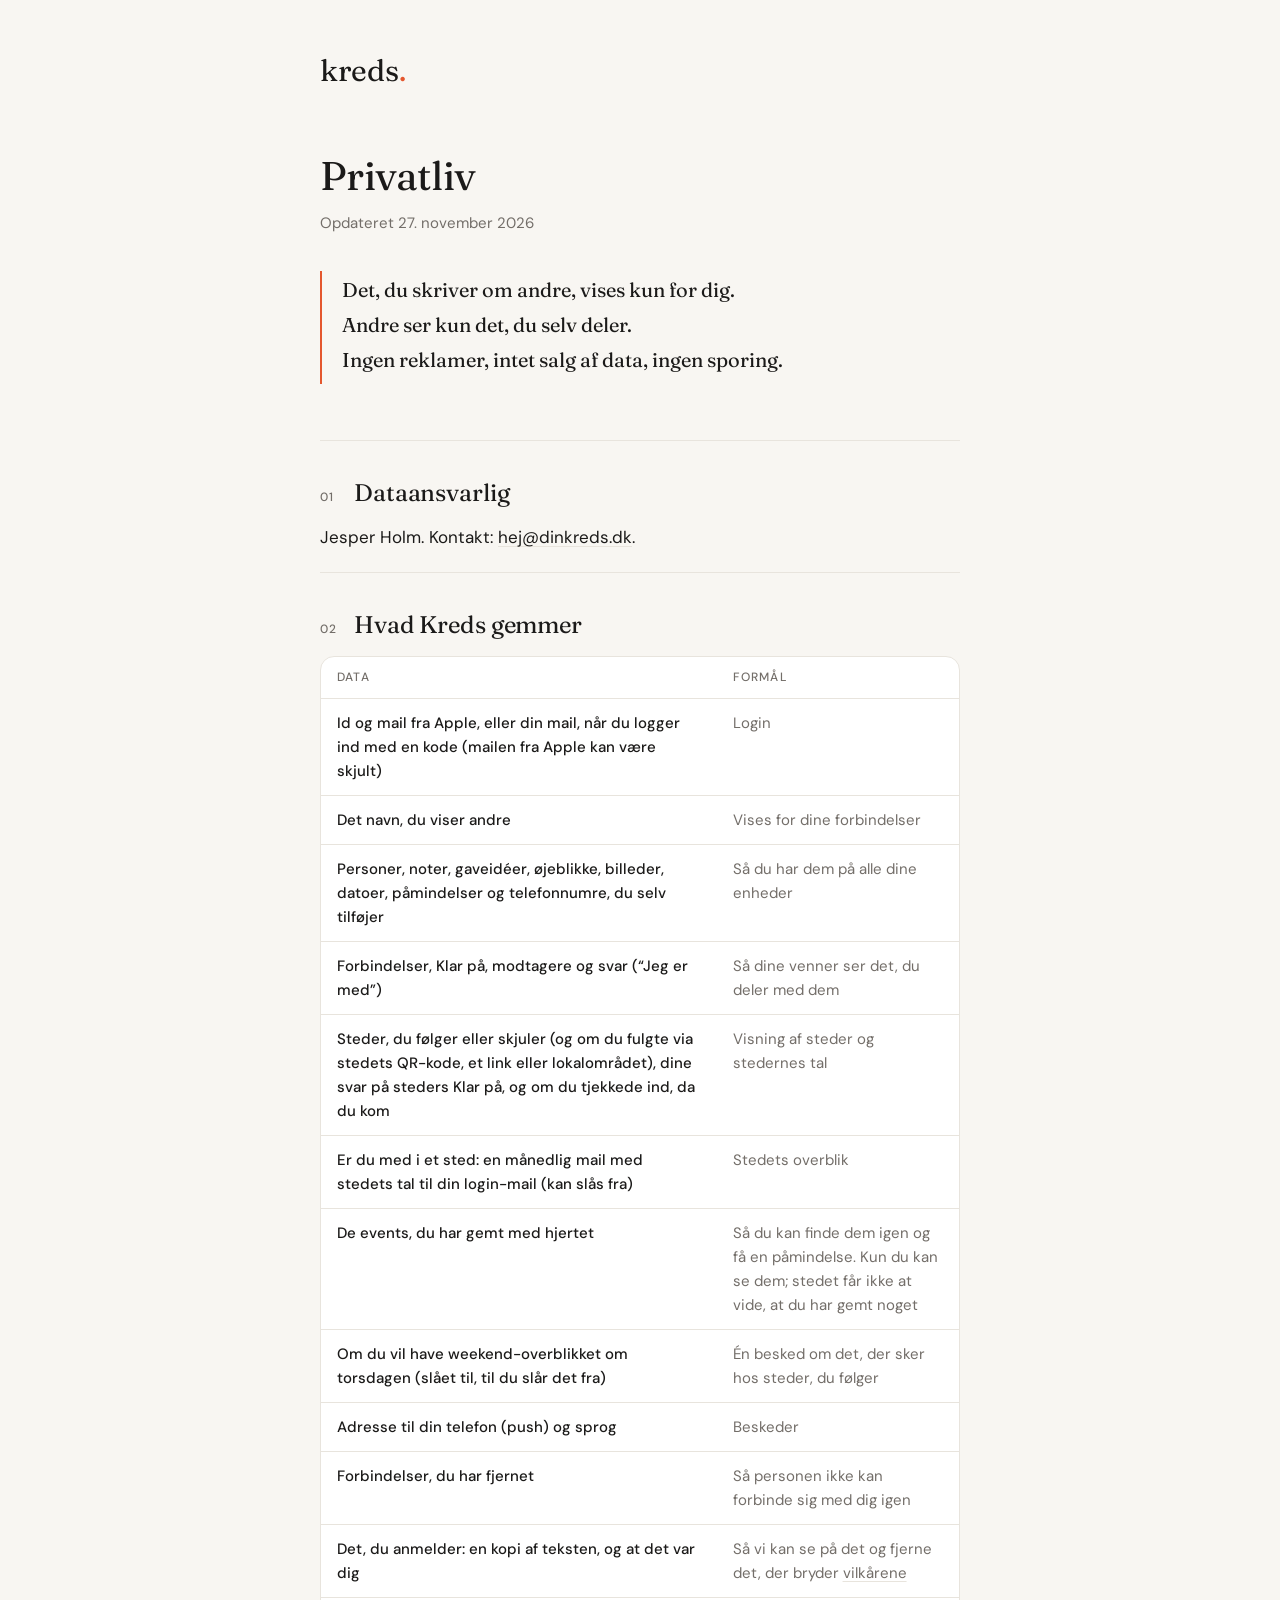
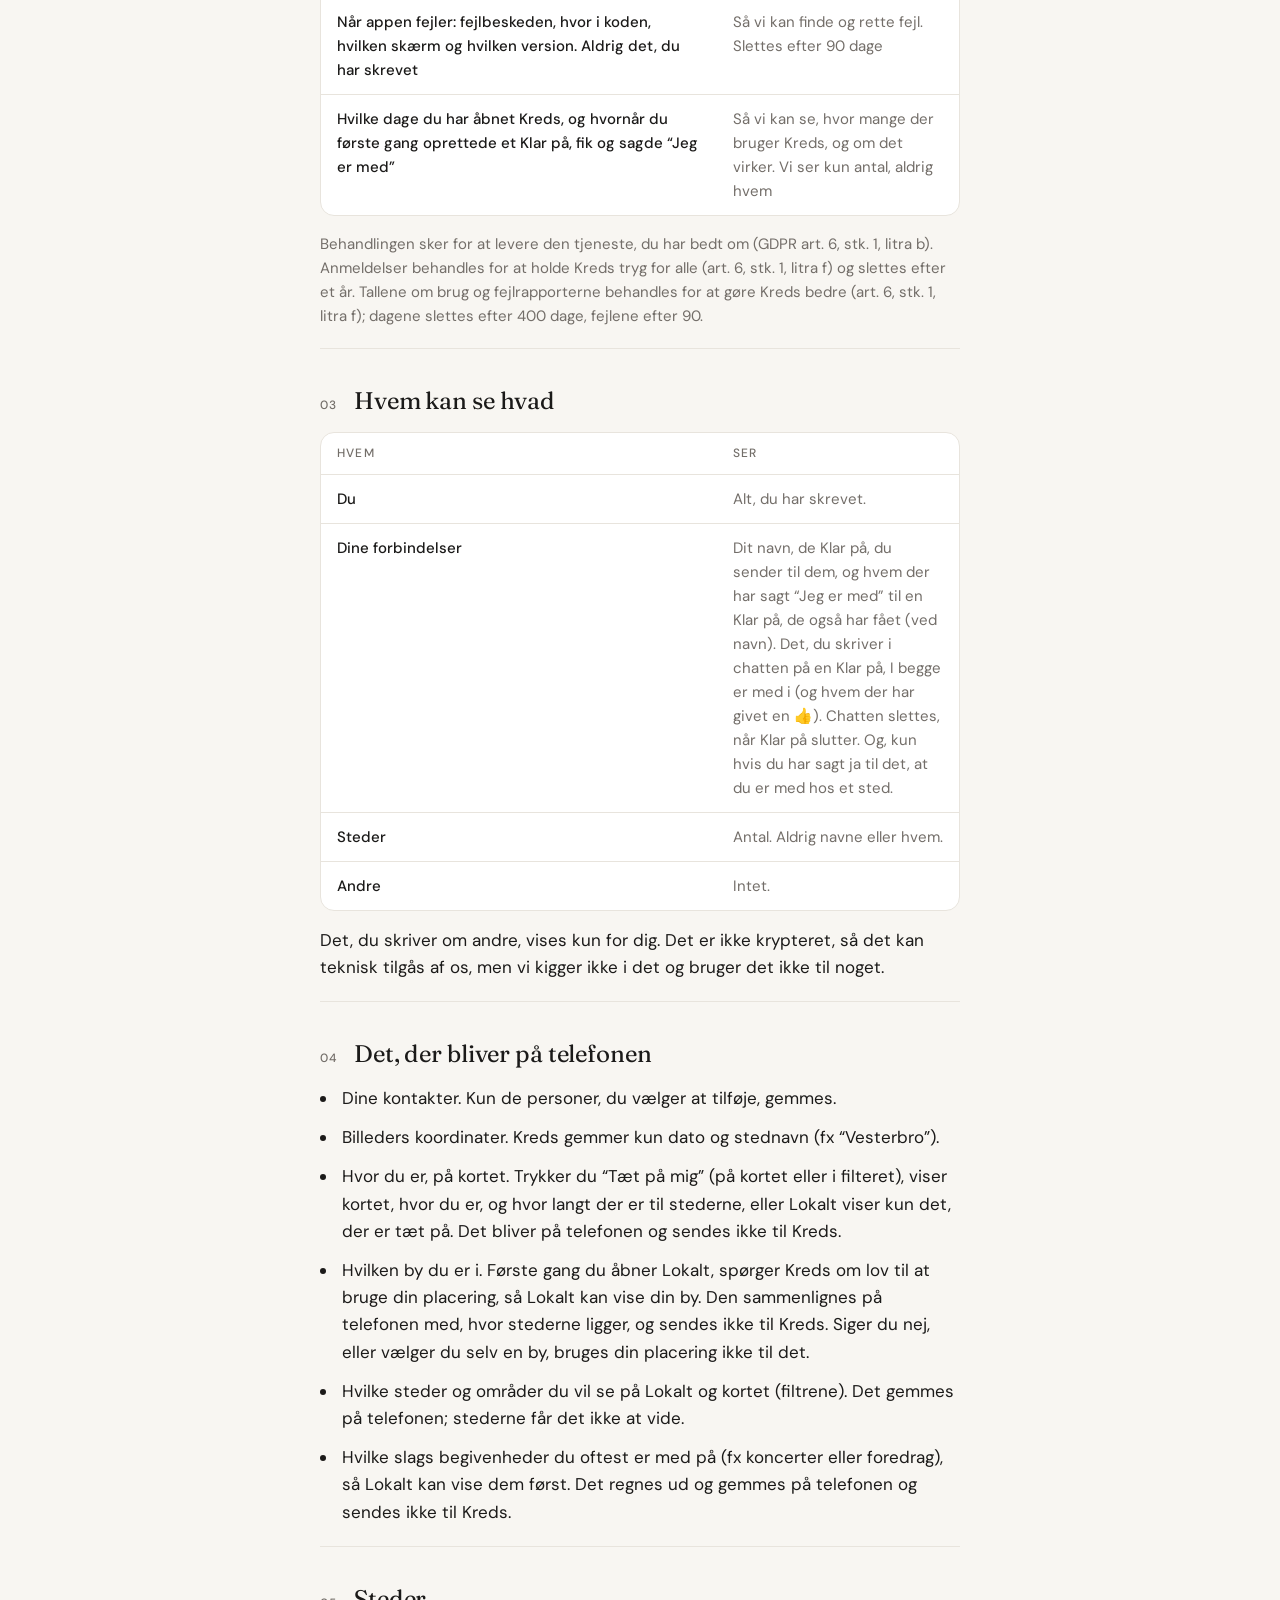
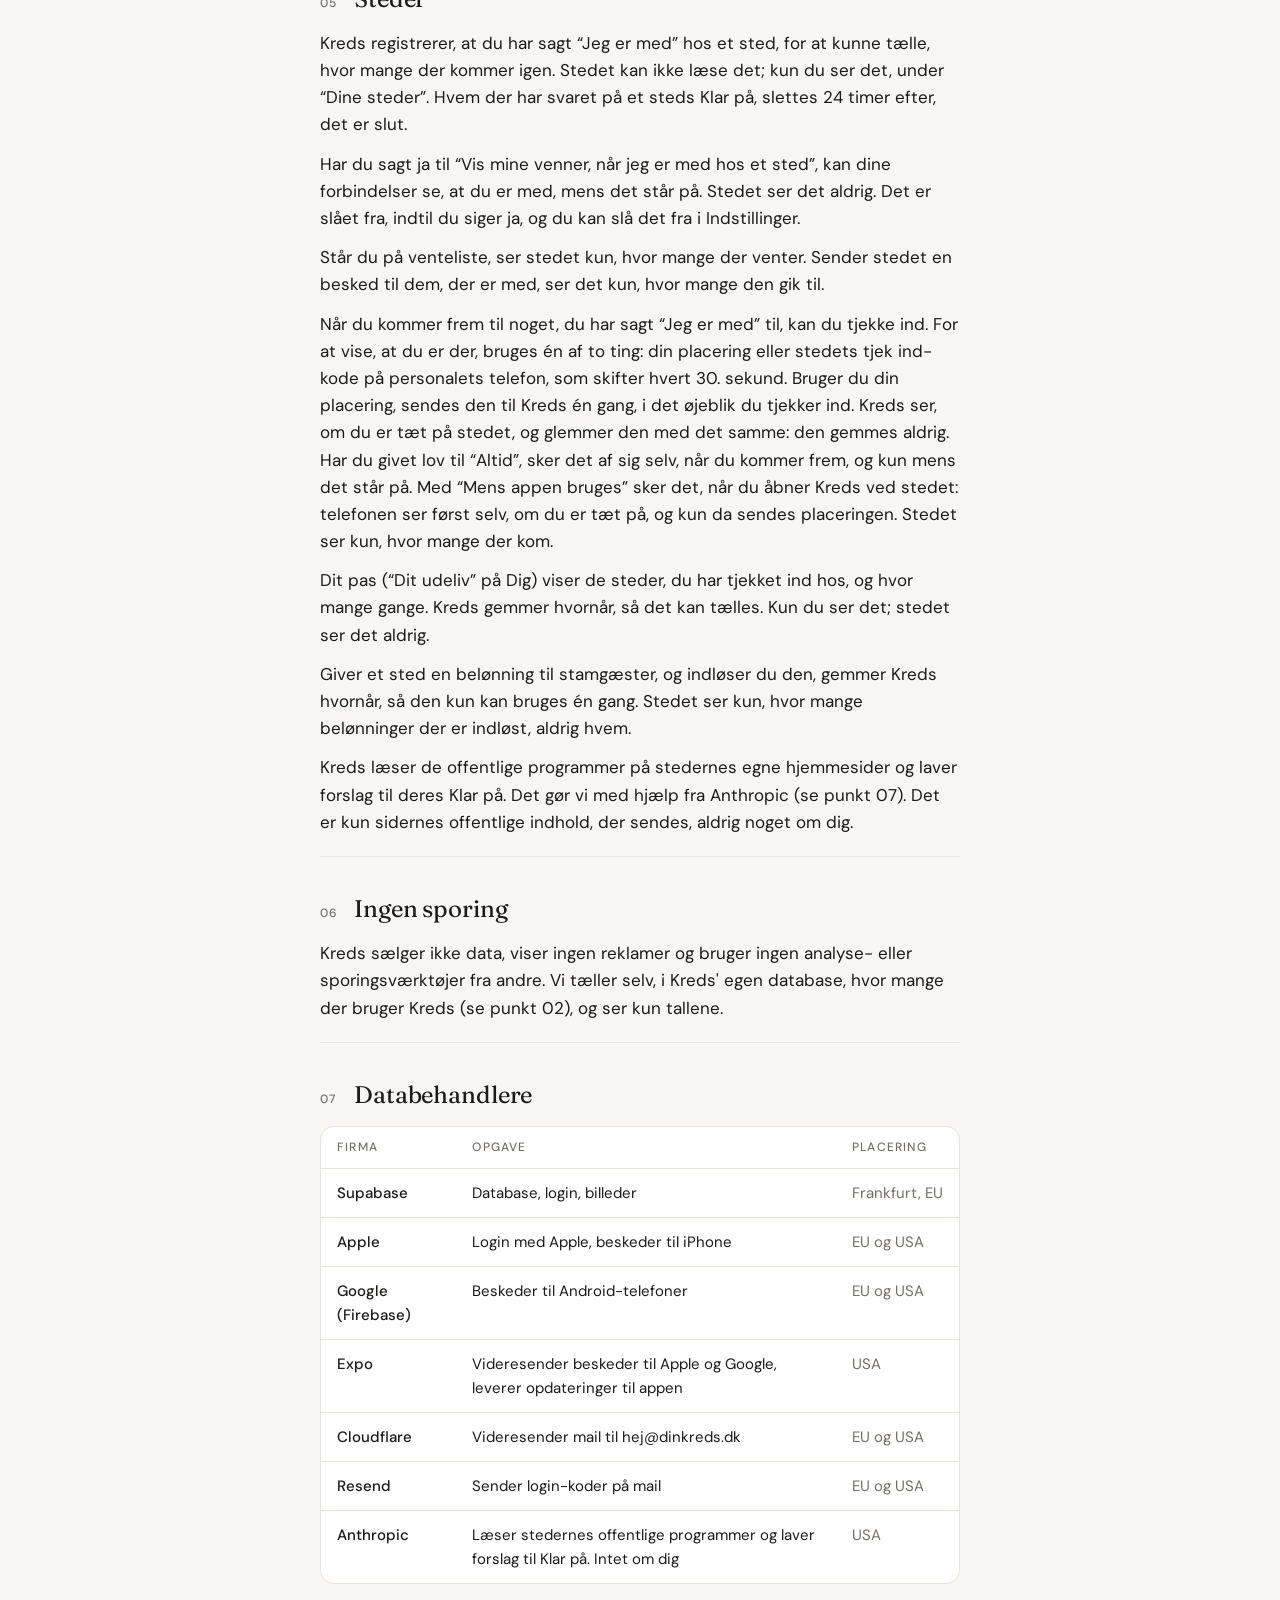
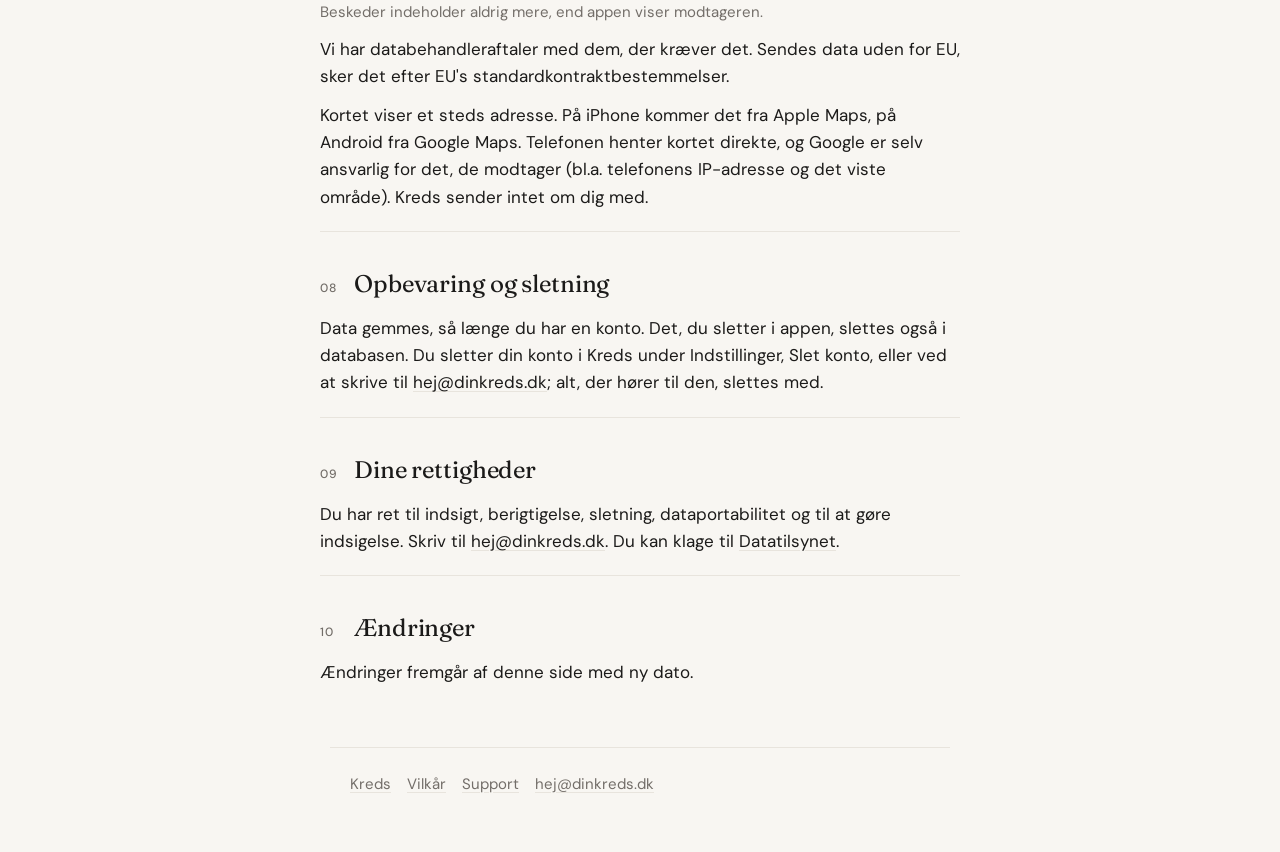
<file: privatliv/index.html>
<!doctype html>
<html lang="da">
<head>
  <meta charset="utf-8">
  <meta name="viewport" content="width=device-width, initial-scale=1">
  <title>Privatliv · Kreds</title>
  <meta name="description" content="Hvilke data Kreds gemmer, hvem der kan se dem, og hvordan de slettes.">
  <link rel="stylesheet" href="../style.css">
</head>
<body class="doc">
  <main>
    <header><a class="mark" href="../">kreds<span>.</span></a></header>

    <h1>Privatliv</h1>
    <p class="meta">Opdateret 27. november 2026</p>

    <div class="summary">
      <p>Det, du skriver om andre, vises kun for dig.</p>
      <p>Andre ser kun det, du selv deler.</p>
      <p>Ingen reklamer, intet salg af data, ingen sporing.</p>
    </div>

    <section>
      <h2><span class="num">01</span>Dataansvarlig</h2>
      <p>Jesper Holm. Kontakt: <a href="mailto:hej@dinkreds.dk">hej@dinkreds.dk</a>.</p>
    </section>

    <section>
      <h2><span class="num">02</span>Hvad Kreds gemmer</h2>
      <table class="pairs">
        <thead><tr><th>Data</th><th>Formål</th></tr></thead>
        <tbody>
          <tr><td>Id og mail fra Apple, eller din mail, når du logger ind med en kode (mailen fra Apple kan være skjult)</td><td>Login</td></tr>
          <tr><td>Det navn, du viser andre</td><td>Vises for dine forbindelser</td></tr>
          <tr><td>Personer, noter, gaveidéer, øjeblikke, billeder, datoer, påmindelser og telefonnumre, du selv tilføjer</td><td>Så du har dem på alle dine enheder</td></tr>
          <tr><td>Forbindelser, Klar på, modtagere og svar (&ldquo;Jeg er med&rdquo;)</td><td>Så dine venner ser det, du deler med dem</td></tr>
          <tr><td>Steder, du følger eller skjuler (og om du fulgte via stedets QR-kode, et link eller lokalområdet), dine svar på steders Klar på, og om du tjekkede ind, da du kom</td><td>Visning af steder og stedernes tal</td></tr>
          <tr><td>Er du med i et sted: en månedlig mail med stedets tal til din login-mail (kan slås fra)</td><td>Stedets overblik</td></tr>
          <tr><td>De events, du har gemt med hjertet</td><td>Så du kan finde dem igen og få en påmindelse. Kun du kan se dem; stedet får ikke at vide, at du har gemt noget</td></tr>
          <tr><td>Om du vil have weekend-overblikket om torsdagen (slået til, til du slår det fra)</td><td>Én besked om det, der sker hos steder, du følger</td></tr>
          <tr><td>Adresse til din telefon (push) og sprog</td><td>Beskeder</td></tr>
          <tr><td>Forbindelser, du har fjernet</td><td>Så personen ikke kan forbinde sig med dig igen</td></tr>
          <tr><td>Det, du anmelder: en kopi af teksten, og at det var dig</td><td>Så vi kan se på det og fjerne det, der bryder <a href="../vilkaar/">vilkårene</a></td></tr>
          <tr><td>Når appen fejler: fejlbeskeden, hvor i koden, hvilken skærm og hvilken version. Aldrig det, du har skrevet</td><td>Så vi kan finde og rette fejl. Slettes efter 90 dage</td></tr>
          <tr><td>Hvilke dage du har åbnet Kreds, og hvornår du første gang oprettede et Klar på, fik og sagde &ldquo;Jeg er med&rdquo;</td><td>Så vi kan se, hvor mange der bruger Kreds, og om det virker. Vi ser kun antal, aldrig hvem</td></tr>
        </tbody>
      </table>
      <p class="note">Behandlingen sker for at levere den tjeneste, du har bedt om (GDPR art. 6, stk. 1, litra b).
        Anmeldelser behandles for at holde Kreds tryg for alle (art. 6, stk. 1, litra f) og slettes efter et år.
        Tallene om brug og fejlrapporterne behandles for at gøre Kreds bedre (art. 6, stk. 1, litra f); dagene slettes efter 400 dage, fejlene efter 90.</p>
    </section>

    <section>
      <h2><span class="num">03</span>Hvem kan se hvad</h2>
      <table class="pairs">
        <thead><tr><th>Hvem</th><th>Ser</th></tr></thead>
        <tbody>
          <tr><td>Du</td><td>Alt, du har skrevet.</td></tr>
          <tr><td>Dine forbindelser</td><td>Dit navn, de Klar på, du sender til dem, og hvem der har sagt &ldquo;Jeg er med&rdquo; til en Klar på, de også har fået (ved navn). Det, du skriver i chatten på en Klar på, I begge er med i (og hvem der har givet en 👍). Chatten slettes, når Klar på slutter. Og, kun hvis du har sagt ja til det, at du er med hos et sted.</td></tr>
          <tr><td>Steder</td><td>Antal. Aldrig navne eller hvem.</td></tr>
          <tr><td>Andre</td><td>Intet.</td></tr>
        </tbody>
      </table>
      <p>Det, du skriver om andre, vises kun for dig. Det er ikke krypteret, så det kan teknisk tilgås af os, men vi
        kigger ikke i det og bruger det ikke til noget.</p>
    </section>

    <section>
      <h2><span class="num">04</span>Det, der bliver på telefonen</h2>
      <ul>
        <li>Dine kontakter. Kun de personer, du vælger at tilføje, gemmes.</li>
        <li>Billeders koordinater. Kreds gemmer kun dato og stednavn (fx &ldquo;Vesterbro&rdquo;).</li>
        <li>Hvor du er, på kortet. Trykker du &ldquo;Tæt på mig&rdquo; (på kortet eller i filteret), viser kortet, hvor du er, og hvor langt der er
          til stederne, eller Lokalt viser kun det, der er tæt på. Det bliver på telefonen og sendes ikke til Kreds.</li>
        <li>Hvilken by du er i. Første gang du åbner Lokalt, spørger Kreds om lov til at bruge din placering, så Lokalt
          kan vise din by. Den sammenlignes på telefonen med, hvor stederne ligger, og sendes ikke til Kreds. Siger du nej,
          eller vælger du selv en by, bruges din placering ikke til det.</li>
        <li>Hvilke steder og områder du vil se på Lokalt og kortet (filtrene). Det gemmes på telefonen; stederne får det ikke at vide.</li>
        <li>Hvilke slags begivenheder du oftest er med på (fx koncerter eller foredrag), så Lokalt kan vise dem først. Det regnes ud og gemmes på telefonen og sendes ikke til Kreds.</li>
      </ul>
    </section>

    <section>
      <h2><span class="num">05</span>Steder</h2>
      <p>Kreds registrerer, at du har sagt &ldquo;Jeg er med&rdquo; hos et sted, for at kunne tælle, hvor mange der kommer
        igen. Stedet kan ikke læse det; kun du ser det, under &ldquo;Dine steder&rdquo;. Hvem der har svaret på et steds
        Klar på, slettes 24 timer efter, det er slut.</p>
      <p>Har du sagt ja til &ldquo;Vis mine venner, når jeg er med hos et sted&rdquo;, kan dine forbindelser se, at du er
        med, mens det står på. Stedet ser det aldrig. Det er slået fra, indtil du siger ja, og du kan slå det fra i
        Indstillinger.</p>
      <p>Står du på venteliste, ser stedet kun, hvor mange der venter. Sender stedet en besked til dem, der er med, ser
        det kun, hvor mange den gik til.</p>
      <p>Når du kommer frem til noget, du har sagt &ldquo;Jeg er med&rdquo; til, kan du tjekke ind. For at vise, at du
        er der, bruges én af to ting: din placering eller stedets tjek ind-kode på personalets telefon, som skifter hvert
        30. sekund. Bruger du din placering, sendes den til Kreds én gang, i det øjeblik du tjekker ind. Kreds ser, om
        du er tæt på stedet, og glemmer den med det samme: den gemmes aldrig. Har du givet lov til
        &ldquo;Altid&rdquo;, sker det af sig selv, når du kommer frem, og kun mens det står på. Med &ldquo;Mens appen
        bruges&rdquo; sker det, når du åbner Kreds ved stedet: telefonen ser først selv, om du er tæt på, og kun da
        sendes placeringen. Stedet ser kun, hvor
        mange der kom.</p>
      <p>Dit pas (&ldquo;Dit udeliv&rdquo; på Dig) viser de steder, du har tjekket ind hos, og hvor mange gange. Kreds
        gemmer hvornår, så det kan tælles. Kun du ser det; stedet ser det aldrig.</p>
      <p>Giver et sted en belønning til stamgæster, og indløser du den, gemmer Kreds hvornår, så den kun kan bruges én
        gang. Stedet ser kun, hvor mange belønninger der er indløst, aldrig hvem.</p>
      <p>Kreds læser de offentlige programmer på stedernes egne hjemmesider og laver forslag til deres Klar på. Det gør
        vi med hjælp fra Anthropic (se punkt 07). Det er kun sidernes offentlige indhold, der sendes, aldrig noget om
        dig.</p>
    </section>

    <section>
      <h2><span class="num">06</span>Ingen sporing</h2>
      <p>Kreds sælger ikke data, viser ingen reklamer og bruger ingen analyse- eller sporingsværktøjer fra andre. Vi
        tæller selv, i Kreds' egen database, hvor mange der bruger Kreds (se punkt 02), og ser kun tallene.</p>
    </section>

    <section>
      <h2><span class="num">07</span>Databehandlere</h2>
      <table class="three">
        <thead><tr><th>Firma</th><th>Opgave</th><th>Placering</th></tr></thead>
        <tbody>
          <tr><td>Supabase</td><td>Database, login, billeder</td><td>Frankfurt, EU</td></tr>
          <tr><td>Apple</td><td>Login med Apple, beskeder til iPhone</td><td>EU og USA</td></tr>
          <tr><td>Google (Firebase)</td><td>Beskeder til Android-telefoner</td><td>EU og USA</td></tr>
          <tr><td>Expo</td><td>Videresender beskeder til Apple og Google, leverer opdateringer til appen</td><td>USA</td></tr>
          <tr><td>Cloudflare</td><td>Videresender mail til hej@dinkreds.dk</td><td>EU og USA</td></tr>
          <tr><td>Resend</td><td>Sender login-koder på mail</td><td>EU og USA</td></tr>
          <tr><td>Anthropic</td><td>Læser stedernes offentlige programmer og laver forslag til Klar på. Intet om dig</td><td>USA</td></tr>
        </tbody>
      </table>
      <p class="note">Beskeder indeholder aldrig mere, end appen viser modtageren.</p>
      <p>Vi har databehandleraftaler med dem, der kræver det. Sendes data uden for EU, sker det efter EU's
        standardkontraktbestemmelser.</p>
      <p>Kortet viser et steds adresse. På iPhone kommer det fra Apple Maps, på Android fra Google Maps. Telefonen
        henter kortet direkte, og Google er selv ansvarlig for det, de modtager (bl.a. telefonens IP-adresse og det
        viste område). Kreds sender intet om dig med.</p>
    </section>

    <section>
      <h2><span class="num">08</span>Opbevaring og sletning</h2>
      <p>Data gemmes, så længe du har en konto. Det, du sletter i appen, slettes også i databasen. Du sletter din
        konto i Kreds under Indstillinger, Slet konto, eller ved at skrive til
        <a href="mailto:hej@dinkreds.dk">hej@dinkreds.dk</a>; alt, der hører til den, slettes med.</p>
    </section>

    <section>
      <h2><span class="num">09</span>Dine rettigheder</h2>
      <p>Du har ret til indsigt, berigtigelse, sletning, dataportabilitet og til at gøre indsigelse. Skriv til
        <a href="mailto:hej@dinkreds.dk">hej@dinkreds.dk</a>. Du kan klage til
        <a href="https://www.datatilsynet.dk">Datatilsynet</a>.</p>
    </section>

    <section>
      <h2><span class="num">10</span>Ændringer</h2>
      <p>Ændringer fremgår af denne side med ny dato.</p>
    </section>
  </main>
  <footer>
    <a href="../">Kreds</a><a href="../vilkaar/">Vilkår</a><a href="../support/">Support</a><a href="mailto:hej@dinkreds.dk">hej@dinkreds.dk</a>
  </footer>
</body>
</html>
</file>
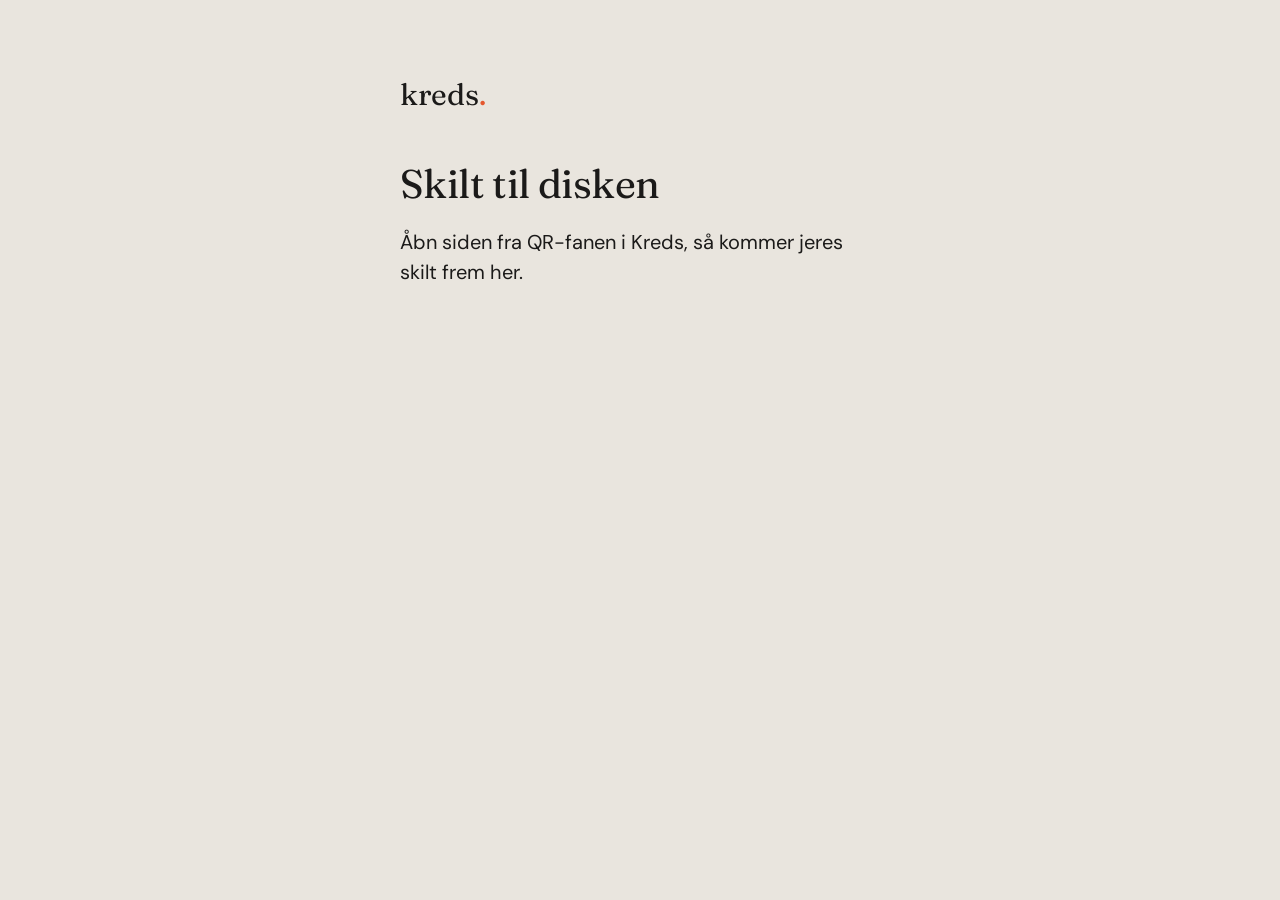
<file: skilt/index.html>
<!doctype html>
<html lang="da">
<head>
  <meta charset="utf-8">
  <meta name="viewport" content="width=device-width, initial-scale=1">
  <meta name="robots" content="noindex, nofollow">
  <title>Skilt til disken · Kreds</title>
  <link rel="stylesheet" href="../style.css">
  <style>
    /* The sign for a place's counter: its name, its QR code (https://dinkreds.dk/sted/<id>), and what scanning does.
       Opened from the QR tab in the app (?id=<place id>&navn=<name>). Always light: it is for paper. The QR code is
       drawn here with qrcode-generator (MIT, Kazuhiko Arase), the same library the app uses. */
    :root { --text: #1B1A19; --text-2: #736E69; --bg: #F8F6F2; --line: #E8E4DD; --accent: #E4572E; color-scheme: light; }
    body { background: #E9E5DE; }
    .bar { max-width: 760px; margin: 0 auto; padding: 24px 20px 8px; display: flex; flex-wrap: wrap; gap: 12px; align-items: center; justify-content: space-between; }
    .bar p { margin: 0; font-size: 15px; color: var(--text-2); }
    .controls { display: flex; gap: 8px; align-items: center; }
    .controls button { font: inherit; font-size: 15px; border: 1px solid var(--line); background: #fff; color: var(--text); border-radius: 999px; padding: 8px 14px; cursor: pointer; }
    .controls button.on { background: var(--text); color: #fff; border-color: var(--text); }
    .controls button.print { background: var(--accent); color: #fff; border-color: var(--accent); font-weight: 500; padding: 8px 18px; }

    .stage { padding: 12px 20px 48px; display: flex; justify-content: center; }
    .sheet {
      width: 148mm; height: 210mm; background: #fff; box-shadow: 0 10px 40px rgba(40, 28, 18, .14);
      display: flex; flex-direction: column; align-items: center; text-align: center; padding: 14mm 12mm 11mm;
      box-sizing: border-box; overflow: hidden;
    }
    .a4 .sheet { width: 210mm; height: 297mm; padding: 20mm 18mm 16mm; }
    .sheet .mark { font-size: 9mm; }
    .a4 .sheet .mark { font-size: 12mm; }
    .sheet .follow { font: 500 4.2mm/1.3 'DM Sans', sans-serif; letter-spacing: .14em; text-transform: uppercase; color: var(--text-2); margin-top: 9mm; }
    .sheet .name { font: 400 13mm/1.08 'Fraunces', Georgia, serif; letter-spacing: -.01em; margin-top: 3mm; max-width: 100%; overflow-wrap: anywhere; }
    .a4 .sheet .follow { font-size: 6mm; margin-top: 13mm; }
    .a4 .sheet .name { font-size: 18mm; }
    .sheet .qr { width: 86mm; height: 86mm; margin-top: 8mm; }
    .a4 .sheet .qr { width: 122mm; height: 122mm; margin-top: 11mm; }
    .sheet .qr svg { width: 100%; height: 100%; display: block; }
    .sheet .how { font: 400 4.4mm/1.45 'DM Sans', sans-serif; color: var(--text); margin-top: 6mm; max-width: 112mm; }
    .sheet .how span { color: var(--text-2); }
    .a4 .sheet .how { font-size: 6.2mm; max-width: 160mm; margin-top: 9mm; }
    .sheet .foot { margin-top: auto; font: 400 3.6mm/1 'DM Sans', sans-serif; color: var(--text-2); }
    .a4 .sheet .foot { font-size: 5mm; }
    .missing { max-width: 520px; margin: 80px auto; padding: 0 20px; }

    @media print {
      body { background: #fff; }
      .bar { display: none; }
      .stage { padding: 0; }
      .sheet { box-shadow: none; }
    }
    @media screen and (max-width: 640px) {
      /* On a phone: the sheet scaled to fit; printing still uses the real size. */
      .stage { zoom: .58; }
      .a4 .stage { zoom: .41; }
    }
  </style>
  <style id="page">@page { size: A5; margin: 0; }</style>
</head>
<body>
  <div id="app">
    <div class="bar">
      <p>Skilt til disken. Print det, og sæt det, hvor gæsterne ser det.</p>
      <div class="controls">
        <button id="sA5" class="on" type="button">A5</button>
        <button id="sA4" type="button">A4</button>
        <button class="print" type="button" onclick="print()">Print</button>
      </div>
    </div>
    <div class="stage">
      <div class="sheet">
        <div class="mark">kreds<span>.</span></div>
        <div class="follow">Følg os i Kreds</div>
        <div class="name" id="name"></div>
        <div class="qr" id="qr" role="img" aria-label="QR-kode"></div>
        <p class="how">Scan med telefonens kamera, og følg os.<br>
          <span>Har du sagt &ldquo;Jeg er med&rdquo;? Scan igen, når du kommer, så er du tjekket ind.</span></p>
        <div class="foot">dinkreds.dk</div>
      </div>
    </div>
  </div>

  <script src="qrcode.js"></script>
  <script>
  const params = new URLSearchParams(location.search);
  const id = (params.get('id') || '').toLowerCase();
  const name = (params.get('navn') || '').trim();
  if (!/^[0-9a-f-]{36}$/.test(id)) {
    document.getElementById('app').innerHTML = '<main class="missing"><a class="mark" href="../">kreds<span>.</span></a>' +
      '<h1 style="margin-top:48px">Skilt til disken</h1><p class="lead">Åbn siden fra QR-fanen i Kreds, så kommer jeres skilt frem her.</p></main>';
  } else {
    document.getElementById('name').textContent = name || 'Følg os';
    if (!name) document.querySelector('.follow').style.display = 'none';
    // The same link as the QR tab in the app: the app opens it, or the web page says what Kreds is.
    const qr = qrcode(0, 'M');
    qr.addData('https://dinkreds.dk/sted/' + id);
    qr.make();
    const n = qr.getModuleCount(), q = 2, side = n + q * 2;
    let d = '';
    for (let r = 0; r < n; r++) for (let c = 0; c < n; c++) if (qr.isDark(r, c)) d += `M${c + q},${r + q}h1v1h-1z`;
    document.getElementById('qr').innerHTML =
      `<svg viewBox="0 0 ${side} ${side}" shape-rendering="crispEdges" xmlns="http://www.w3.org/2000/svg"><rect width="${side}" height="${side}" fill="#fff"/><path d="${d}" fill="#000"/></svg>`;
    const size = (s) => {
      document.body.classList.toggle('a4', s === 'A4');
      document.getElementById('page').textContent = `@page { size: ${s}; margin: 0; }`;
      document.getElementById('sA5').classList.toggle('on', s === 'A5');
      document.getElementById('sA4').classList.toggle('on', s === 'A4');
    };
    document.getElementById('sA5').onclick = () => size('A5');
    document.getElementById('sA4').onclick = () => size('A4');
  }
  </script>
</body>
</html>
</file>
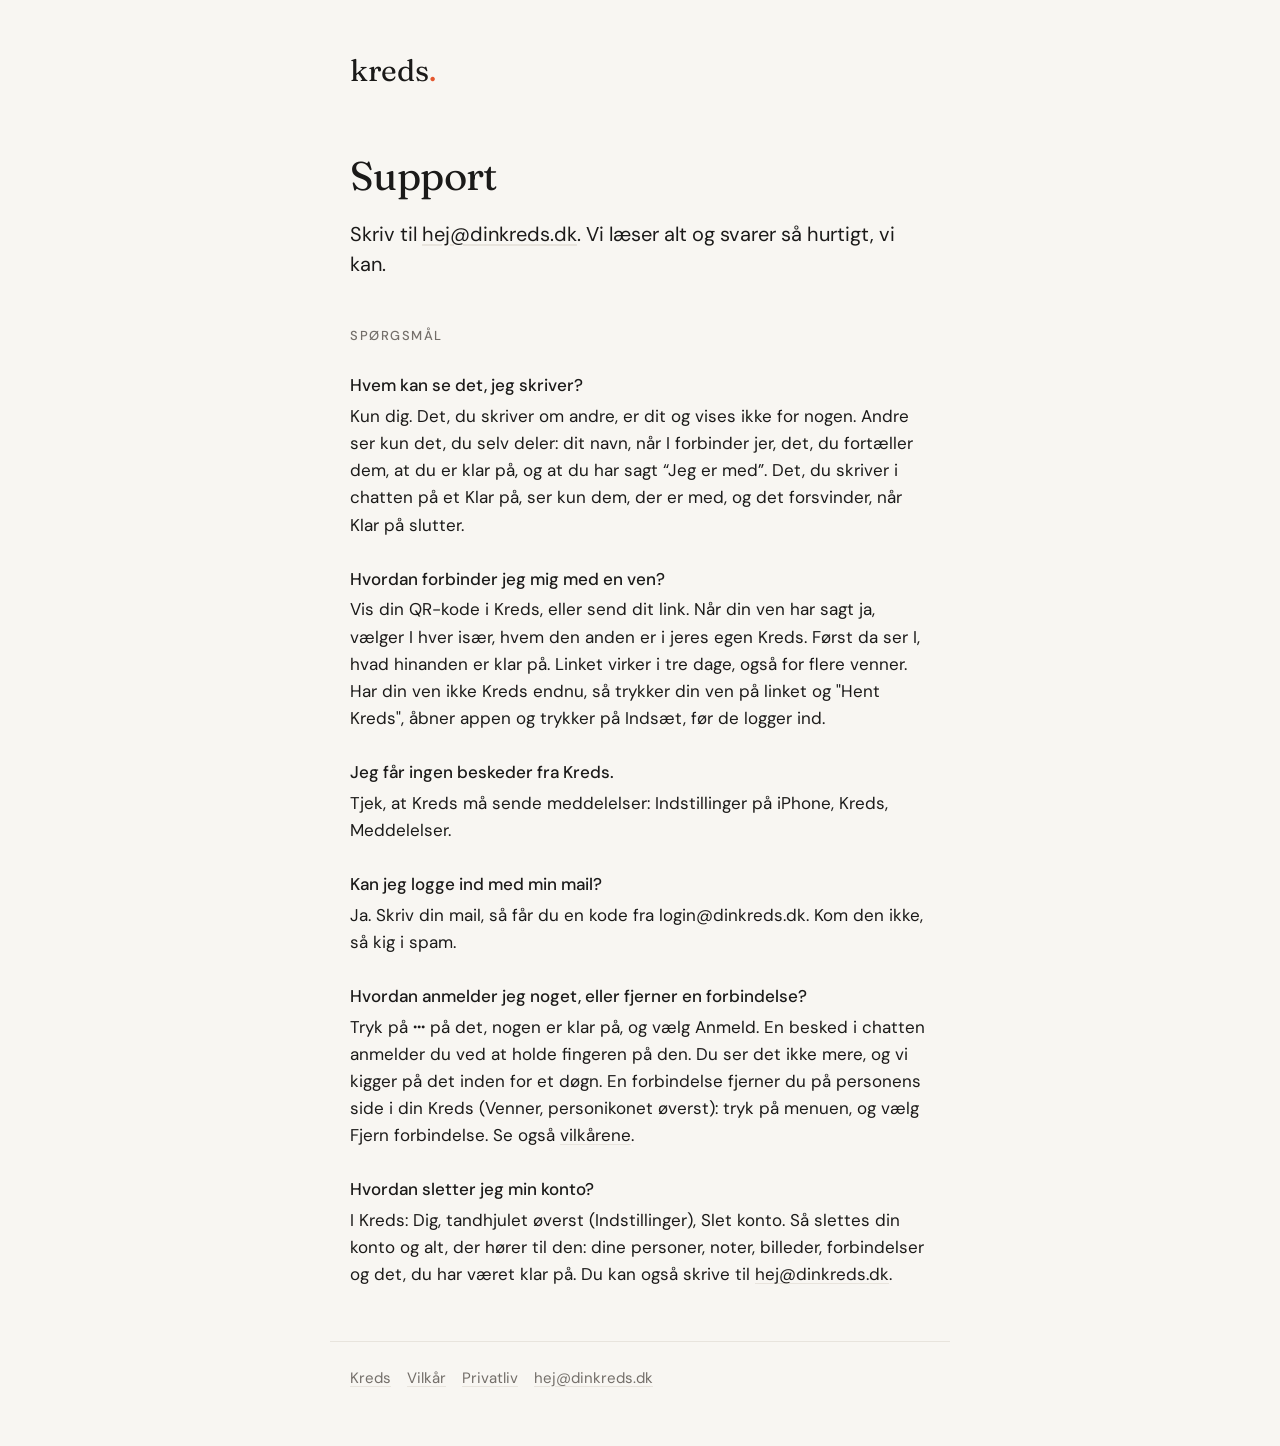
<file: support/index.html>
<!doctype html>
<html lang="da">
<head>
  <meta charset="utf-8">
  <meta name="viewport" content="width=device-width, initial-scale=1">
  <title>Support · Kreds</title>
  <meta name="description" content="Hjælp til Kreds, og hvordan du kontakter os.">
  <link rel="stylesheet" href="../style.css">
</head>
<body>
  <main>
    <header><a class="mark" href="../">kreds<span>.</span></a></header>

    <h1>Support</h1>
    <p class="lead">Skriv til <a href="mailto:hej@dinkreds.dk">hej@dinkreds.dk</a>. Vi læser alt og svarer så hurtigt,
      vi kan.</p>

    <h2>Spørgsmål</h2>

    <h3>Hvem kan se det, jeg skriver?</h3>
    <p>Kun dig. Det, du skriver om andre, er dit og vises ikke for nogen. Andre ser kun det, du selv deler: dit
      navn, når I forbinder jer, det, du fortæller dem, at du er klar på, og at du har sagt &ldquo;Jeg er med&rdquo;. Det, du skriver i chatten
      på et Klar på, ser kun dem, der er med, og det forsvinder, når Klar på slutter.</p>

    <h3>Hvordan forbinder jeg mig med en ven?</h3>
    <p>Vis din QR-kode i Kreds, eller send dit link. Når din ven har sagt ja, vælger I hver især, hvem den anden er
      i jeres egen Kreds. Først da ser I, hvad hinanden er klar på. Linket virker i tre dage, også for flere venner. Har din
      ven ikke Kreds endnu, så trykker din ven på linket og "Hent Kreds", åbner appen og trykker på Indsæt, før de logger ind.</p>

    <h3>Jeg får ingen beskeder fra Kreds.</h3>
    <p>Tjek, at Kreds må sende meddelelser: Indstillinger på iPhone, Kreds, Meddelelser.</p>

    <h3>Kan jeg logge ind med min mail?</h3>
    <p>Ja. Skriv din mail, så får du en kode fra login@dinkreds.dk. Kom den ikke, så kig i spam.</p>

    <h3>Hvordan anmelder jeg noget, eller fjerner en forbindelse?</h3>
    <p>Tryk på <strong>···</strong> på det, nogen er klar på, og vælg Anmeld. En besked i chatten anmelder du ved at
      holde fingeren på den. Du ser det ikke mere, og vi kigger på det inden
      for et døgn. En forbindelse fjerner du på personens side i din Kreds (Venner, personikonet øverst): tryk på menuen, og vælg Fjern
      forbindelse. Se også <a href="../vilkaar/">vilkårene</a>.</p>

    <h3>Hvordan sletter jeg min konto?</h3>
    <p>I Kreds: Dig, tandhjulet øverst (Indstillinger), Slet konto. Så slettes din konto og alt, der hører til den: dine personer, noter,
      billeder, forbindelser og det, du har været klar på. Du kan også skrive til <a href="mailto:hej@dinkreds.dk">hej@dinkreds.dk</a>.</p>
  </main>
  <footer>
    <a href="../">Kreds</a><a href="../vilkaar/">Vilkår</a><a href="../privatliv/">Privatliv</a><a href="mailto:hej@dinkreds.dk">hej@dinkreds.dk</a>
  </footer>
</body>
</html>
</file>
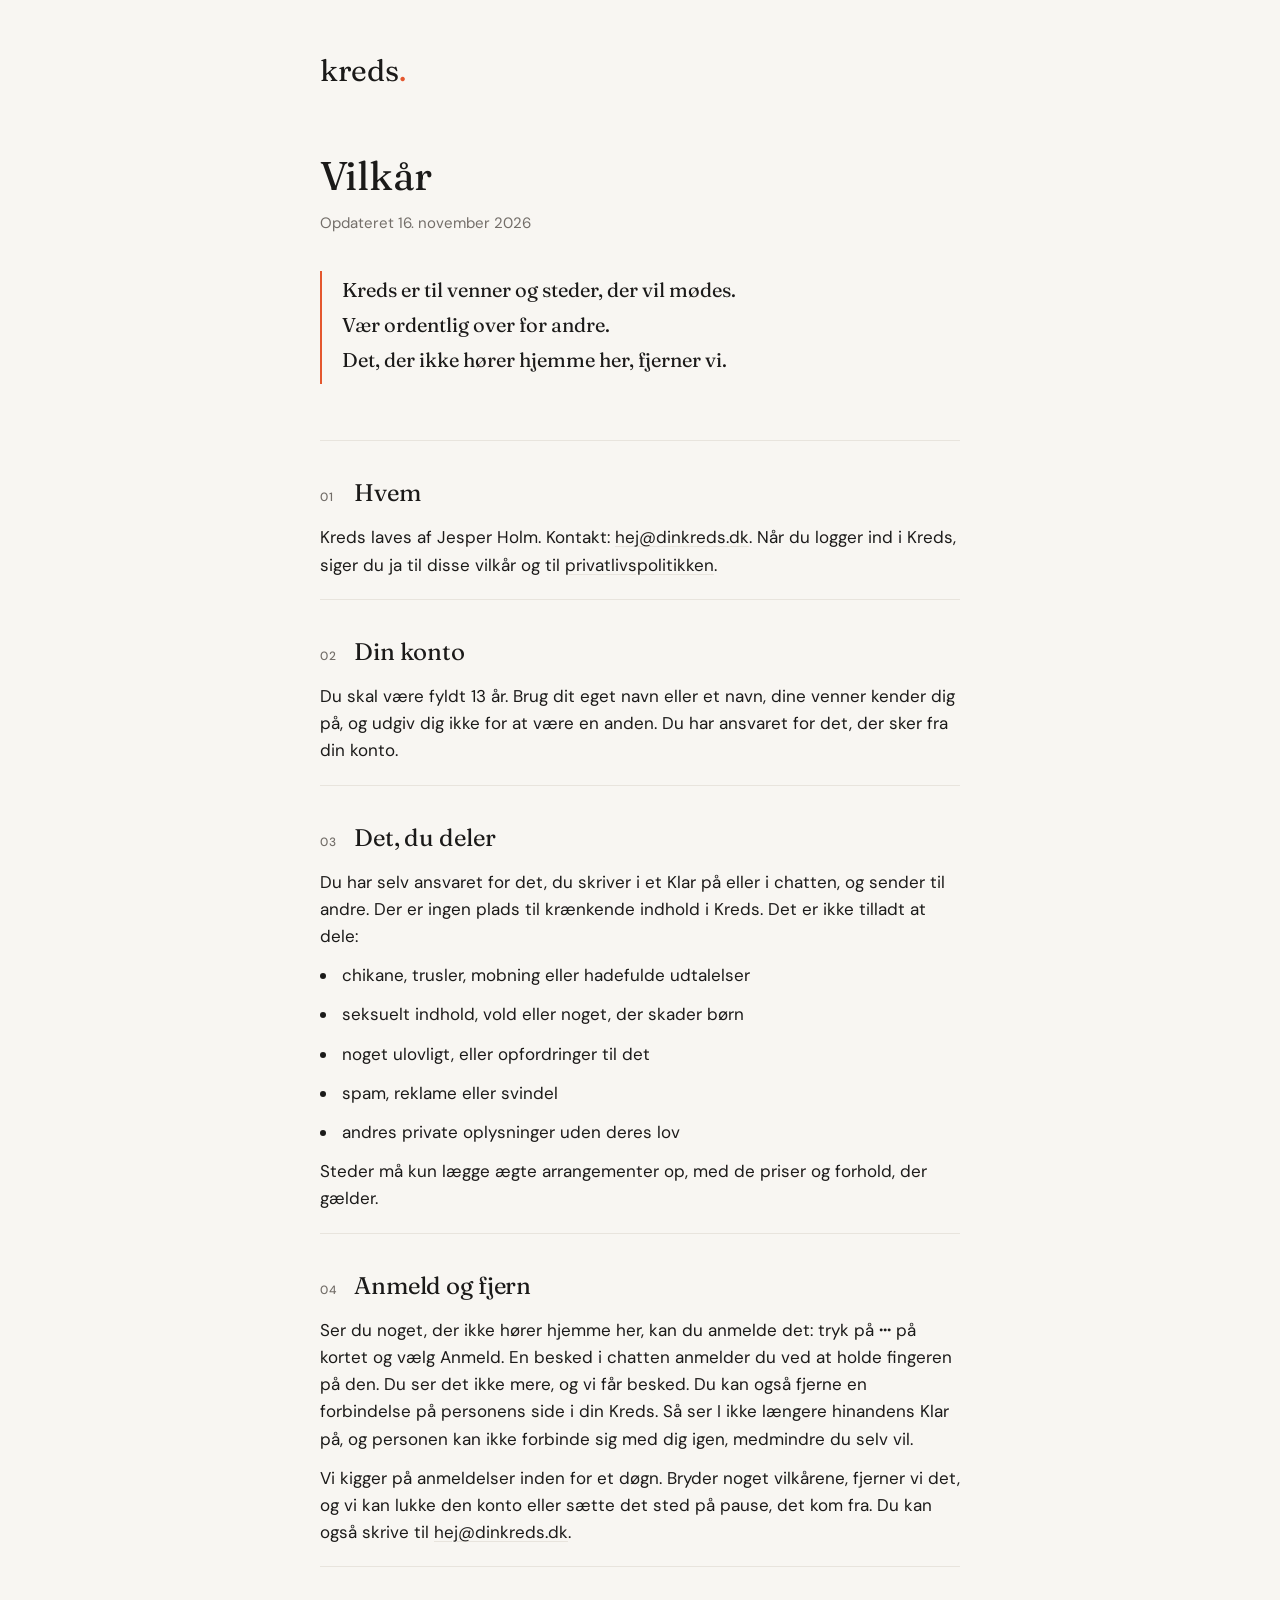
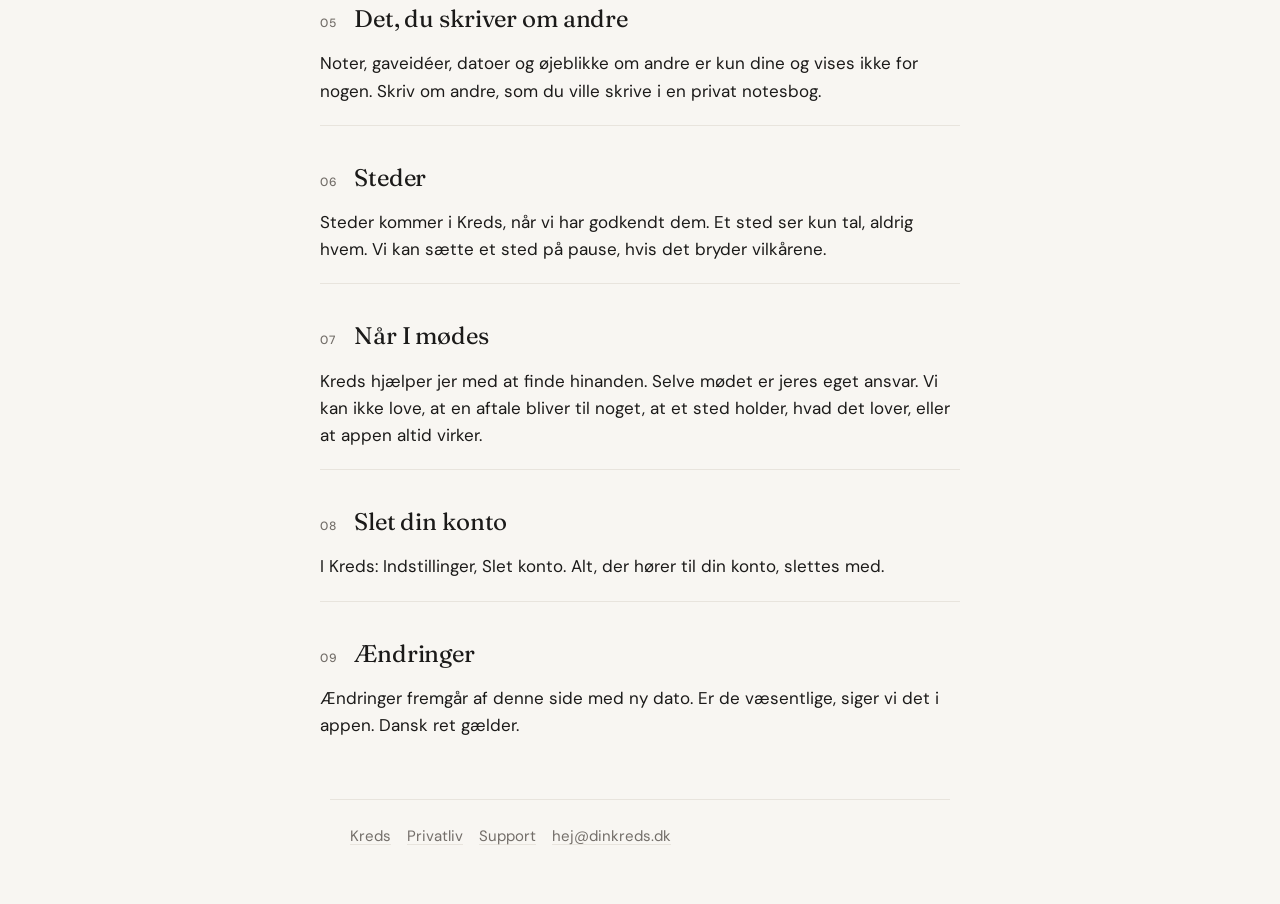
<file: vilkaar/index.html>
<!doctype html>
<html lang="da">
<head>
  <meta charset="utf-8">
  <meta name="viewport" content="width=device-width, initial-scale=1">
  <title>Vilkår · Kreds</title>
  <meta name="description" content="Vilkårene for at bruge Kreds: hvad der hører hjemme, hvordan du anmelder, og hvad vi gør.">
  <link rel="stylesheet" href="../style.css">
</head>
<body class="doc">
  <main>
    <header><a class="mark" href="../">kreds<span>.</span></a></header>

    <h1>Vilkår</h1>
    <p class="meta">Opdateret 16. november 2026</p>

    <div class="summary">
      <p>Kreds er til venner og steder, der vil mødes.</p>
      <p>Vær ordentlig over for andre.</p>
      <p>Det, der ikke hører hjemme her, fjerner vi.</p>
    </div>

    <section>
      <h2><span class="num">01</span>Hvem</h2>
      <p>Kreds laves af Jesper Holm. Kontakt: <a href="mailto:hej@dinkreds.dk">hej@dinkreds.dk</a>. Når du logger
        ind i Kreds, siger du ja til disse vilkår og til <a href="../privatliv/">privatlivspolitikken</a>.</p>
    </section>

    <section>
      <h2><span class="num">02</span>Din konto</h2>
      <p>Du skal være fyldt 13 år. Brug dit eget navn eller et navn, dine venner kender dig på, og udgiv dig ikke for
        at være en anden. Du har ansvaret for det, der sker fra din konto.</p>
    </section>

    <section>
      <h2><span class="num">03</span>Det, du deler</h2>
      <p>Du har selv ansvaret for det, du skriver i et Klar på eller i chatten, og sender til andre. Der er ingen plads til krænkende
        indhold i Kreds. Det er ikke tilladt at dele:</p>
      <ul>
        <li>chikane, trusler, mobning eller hadefulde udtalelser</li>
        <li>seksuelt indhold, vold eller noget, der skader børn</li>
        <li>noget ulovligt, eller opfordringer til det</li>
        <li>spam, reklame eller svindel</li>
        <li>andres private oplysninger uden deres lov</li>
      </ul>
      <p>Steder må kun lægge ægte arrangementer op, med de priser og forhold, der gælder.</p>
    </section>

    <section>
      <h2><span class="num">04</span>Anmeld og fjern</h2>
      <p>Ser du noget, der ikke hører hjemme her, kan du anmelde det: tryk på <strong>···</strong> på kortet og
        vælg Anmeld. En besked i chatten anmelder du ved at holde fingeren på den. Du ser det ikke mere, og vi får besked. Du kan også fjerne en forbindelse på personens side i
        din Kreds. Så ser I ikke længere hinandens Klar på, og personen kan ikke forbinde sig med dig igen,
        medmindre du selv vil.</p>
      <p>Vi kigger på anmeldelser inden for et døgn. Bryder noget vilkårene, fjerner vi det, og vi kan lukke den
        konto eller sætte det sted på pause, det kom fra. Du kan også skrive til
        <a href="mailto:hej@dinkreds.dk">hej@dinkreds.dk</a>.</p>
    </section>

    <section>
      <h2><span class="num">05</span>Det, du skriver om andre</h2>
      <p>Noter, gaveidéer, datoer og øjeblikke om andre er kun dine og vises ikke for nogen. Skriv om andre, som du
        ville skrive i en privat notesbog.</p>
    </section>

    <section>
      <h2><span class="num">06</span>Steder</h2>
      <p>Steder kommer i Kreds, når vi har godkendt dem. Et sted ser kun tal, aldrig hvem. Vi kan sætte et sted på
        pause, hvis det bryder vilkårene.</p>
    </section>

    <section>
      <h2><span class="num">07</span>Når I mødes</h2>
      <p>Kreds hjælper jer med at finde hinanden. Selve mødet er jeres eget ansvar. Vi kan ikke love, at en aftale
        bliver til noget, at et sted holder, hvad det lover, eller at appen altid virker.</p>
    </section>

    <section>
      <h2><span class="num">08</span>Slet din konto</h2>
      <p>I Kreds: Indstillinger, Slet konto. Alt, der hører til din konto, slettes med.</p>
    </section>

    <section>
      <h2><span class="num">09</span>Ændringer</h2>
      <p>Ændringer fremgår af denne side med ny dato. Er de væsentlige, siger vi det i appen. Dansk ret gælder.</p>
    </section>
  </main>
  <footer>
    <a href="../">Kreds</a><a href="../privatliv/">Privatliv</a><a href="../support/">Support</a><a href="mailto:hej@dinkreds.dk">hej@dinkreds.dk</a>
  </footer>
</body>
</html>
</file>
<file: style.css>
/* dinkreds.dk: the app's own colours and type (Standard theme), calm and quiet. Fonts are served from here,
   not from Google, so a visit tells nobody else. */
@font-face { font-family: 'Fraunces'; src: url('fonts/Fraunces_400Regular.ttf') format('truetype'); font-weight: 400; font-display: swap; }
@font-face { font-family: 'DM Sans'; src: url('fonts/DMSans_400Regular.ttf') format('truetype'); font-weight: 400; font-display: swap; }
@font-face { font-family: 'DM Sans'; src: url('fonts/DMSans_500Medium.ttf') format('truetype'); font-weight: 500; font-display: swap; }

:root {
  --text: #1B1A19;
  --text-2: #736E69;
  --bg: #F8F6F2;
  --line: #E8E4DD;
  --card: #FFFFFF;
  --accent: #E4572E;
  color-scheme: light dark;
}
@media (prefers-color-scheme: dark) {
  :root { --text: #F4F1EC; --text-2: #A09A91; --bg: #171615; --line: #34312D; --accent: #FF7A4D; --card: #23211F; }
}

* { box-sizing: border-box; }
html { -webkit-text-size-adjust: 100%; }
body {
  margin: 0; background: var(--bg); color: var(--text);
  font: 400 17px/1.6 'DM Sans', system-ui, -apple-system, sans-serif;
}
main { max-width: 620px; margin: 0 auto; padding: 56px 20px 40px; }

.mark { font: 400 30px/1 'Fraunces', Georgia, serif; color: var(--text); text-decoration: none; letter-spacing: -0.01em; }
.mark span { color: var(--accent); }
header { margin-bottom: 64px; }

h1 { font: 400 40px/1.15 'Fraunces', Georgia, serif; letter-spacing: -0.015em; margin: 0 0 20px; }
h2 { font: 500 13px/1.4 'DM Sans', sans-serif; letter-spacing: 0.12em; text-transform: uppercase; color: var(--text-2); margin: 48px 0 12px; }
h3 { font: 500 17px/1.5 'DM Sans', sans-serif; margin: 28px 0 4px; }
p, li { margin: 0 0 12px; }
ul { padding-left: 20px; margin: 0 0 12px; }
.lead { font-size: 20px; line-height: 1.5; }
.quiet { color: var(--text-2); }
a { color: inherit; text-decoration-color: var(--line); text-underline-offset: 3px; }
a:hover { text-decoration-color: currentColor; }

.quote { font: 400 italic 20px/1.5 'Fraunces', Georgia, serif; border-left: 1px solid var(--line); padding-left: 16px; margin: 32px 0; }

table { width: 100%; border-collapse: collapse; margin: 8px 0 16px; font-size: 15px; }
th, td { text-align: left; vertical-align: top; padding: 10px 12px 10px 0; border-bottom: 1px solid var(--line); }
th { font-weight: 500; color: var(--text-2); font-size: 13px; }

footer { max-width: 620px; margin: 0 auto; padding: 24px 20px 56px; border-top: 1px solid var(--line); font-size: 15px; color: var(--text-2); }
footer a { margin-right: 16px; }

@media (max-width: 480px) {
  main { padding-top: 40px; }
  header { margin-bottom: 44px; }
  h1 { font-size: 32px; }
  table { font-size: 14px; }
}

/* A longer document (the privacy policy): numbered sections with room, a short summary, tables on cards. */
.doc main { max-width: 680px; }
.doc .meta { color: var(--text-2); font-size: 15px; margin: -8px 0 36px; }
.doc .summary { border-left: 2px solid var(--accent); padding: 4px 0 4px 20px; margin: 0 0 56px; }
.doc .summary p { font: 400 20px/1.45 'Fraunces', Georgia, serif; margin: 0 0 6px; }
.doc section { padding: 36px 0 8px; border-top: 1px solid var(--line); }
.doc h2 {
  font: 400 24px/1.3 'Fraunces', Georgia, serif; letter-spacing: -0.005em; text-transform: none; color: var(--text);
  margin: 0 0 16px; display: flex; align-items: baseline; gap: 14px;
}
.doc .num { font: 500 12px/1 'DM Sans', sans-serif; letter-spacing: 0.12em; color: var(--text-2); min-width: 20px; }
.doc .note { color: var(--text-2); font-size: 15px; }
.doc table { background: var(--card); border: 1px solid var(--line); border-radius: 14px; border-collapse: separate;
  border-spacing: 0; overflow: hidden; margin: 4px 0 16px; }
.doc th, .doc td { padding: 12px 16px; }
.doc th { font: 500 12px/1.4 'DM Sans', sans-serif; letter-spacing: 0.1em; text-transform: uppercase; background: transparent; }
.doc tbody tr:last-child td { border-bottom: 0; }
.doc .pairs td:last-child { color: var(--text-2); width: 38%; }
.doc .three td:first-child, .doc .pairs td:first-child { font-weight: 500; }
.doc .three td:last-child { color: var(--text-2); white-space: nowrap; }
.doc ul { padding-left: 18px; }
.doc li { padding-left: 4px; }

@media (max-width: 560px) {
  .doc h2 { font-size: 21px; }
  .doc .summary p { font-size: 18px; }
  /* Tables become stacked rows on a phone: the first column as a small heading, the rest below it. */
  .doc table, .doc tbody, .doc tr, .doc td { display: block; width: auto !important; }
  .doc thead { display: none; }
  .doc tr { padding: 12px 16px; border-bottom: 1px solid var(--line); }
  .doc tbody tr:last-child { border-bottom: 0; }
  .doc td { padding: 0; border: 0; white-space: normal !important; }
  .doc td + td { margin-top: 4px; }
}
</file>
